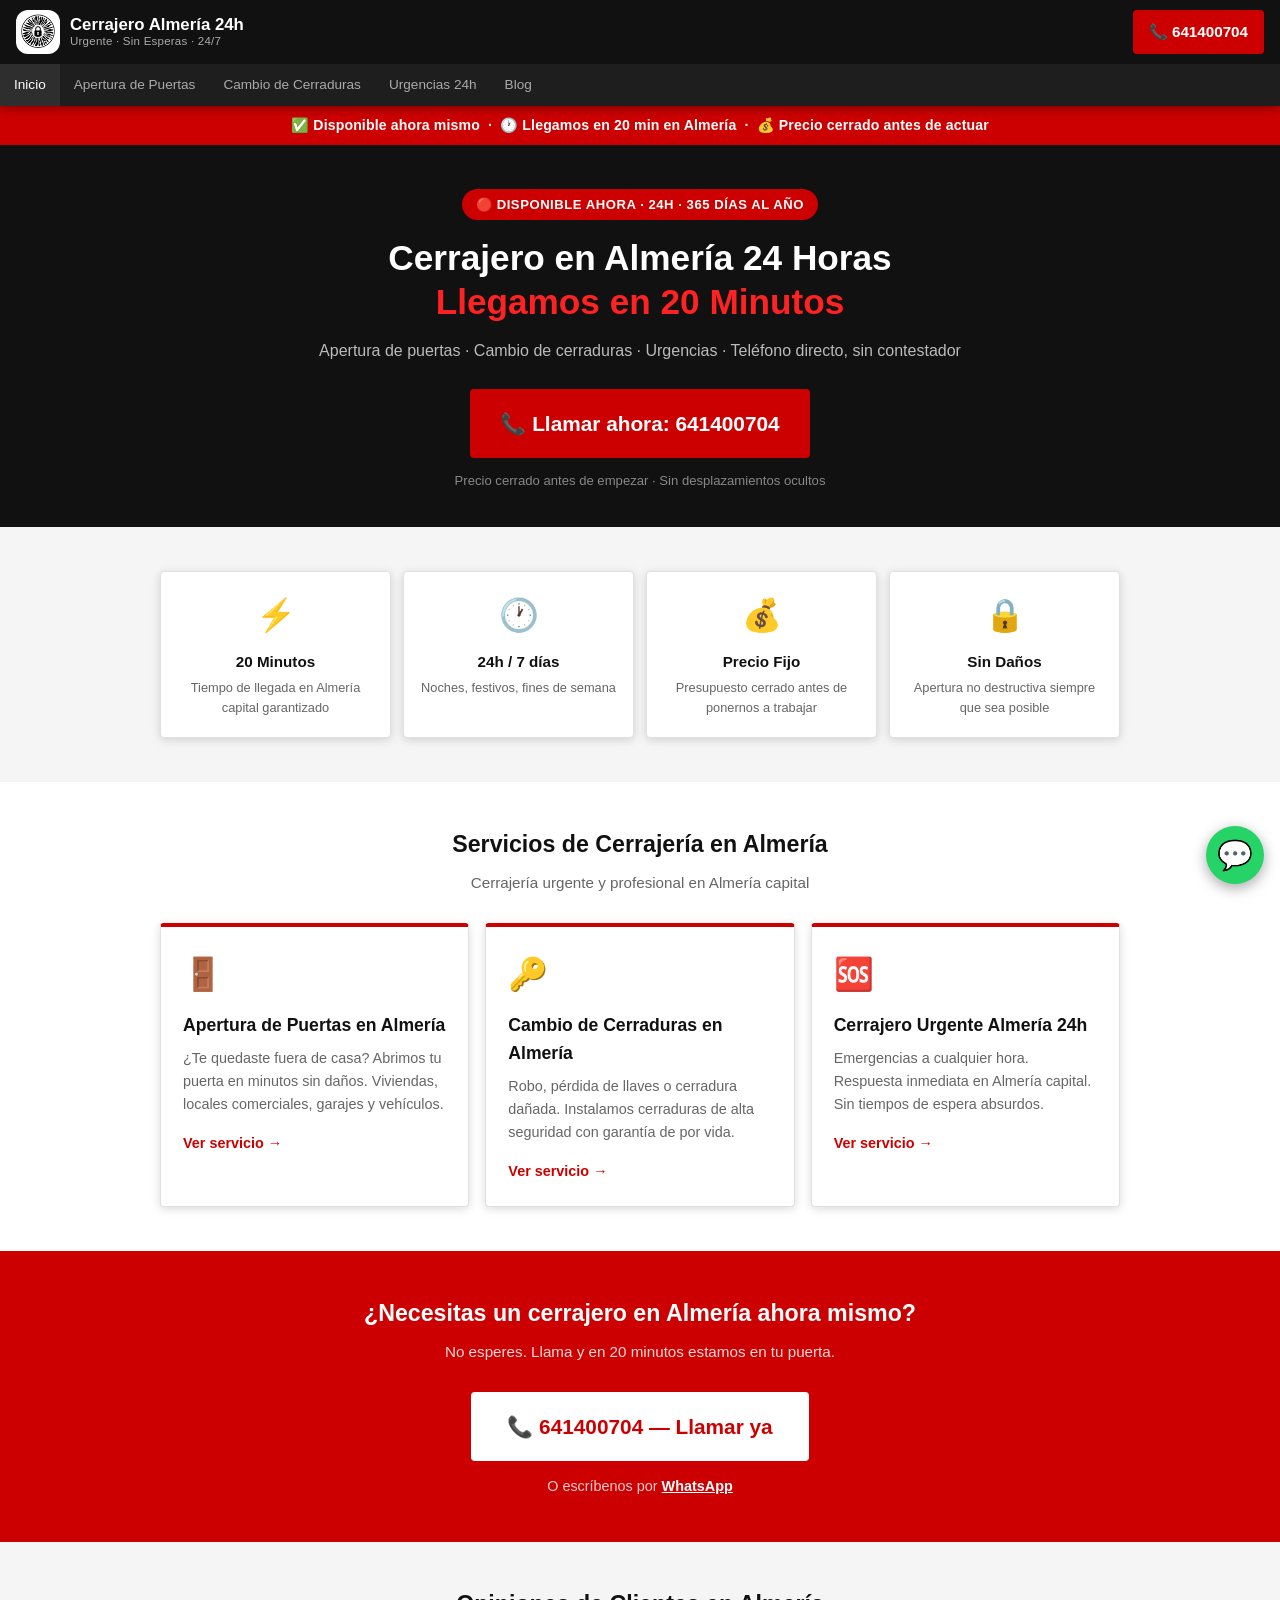
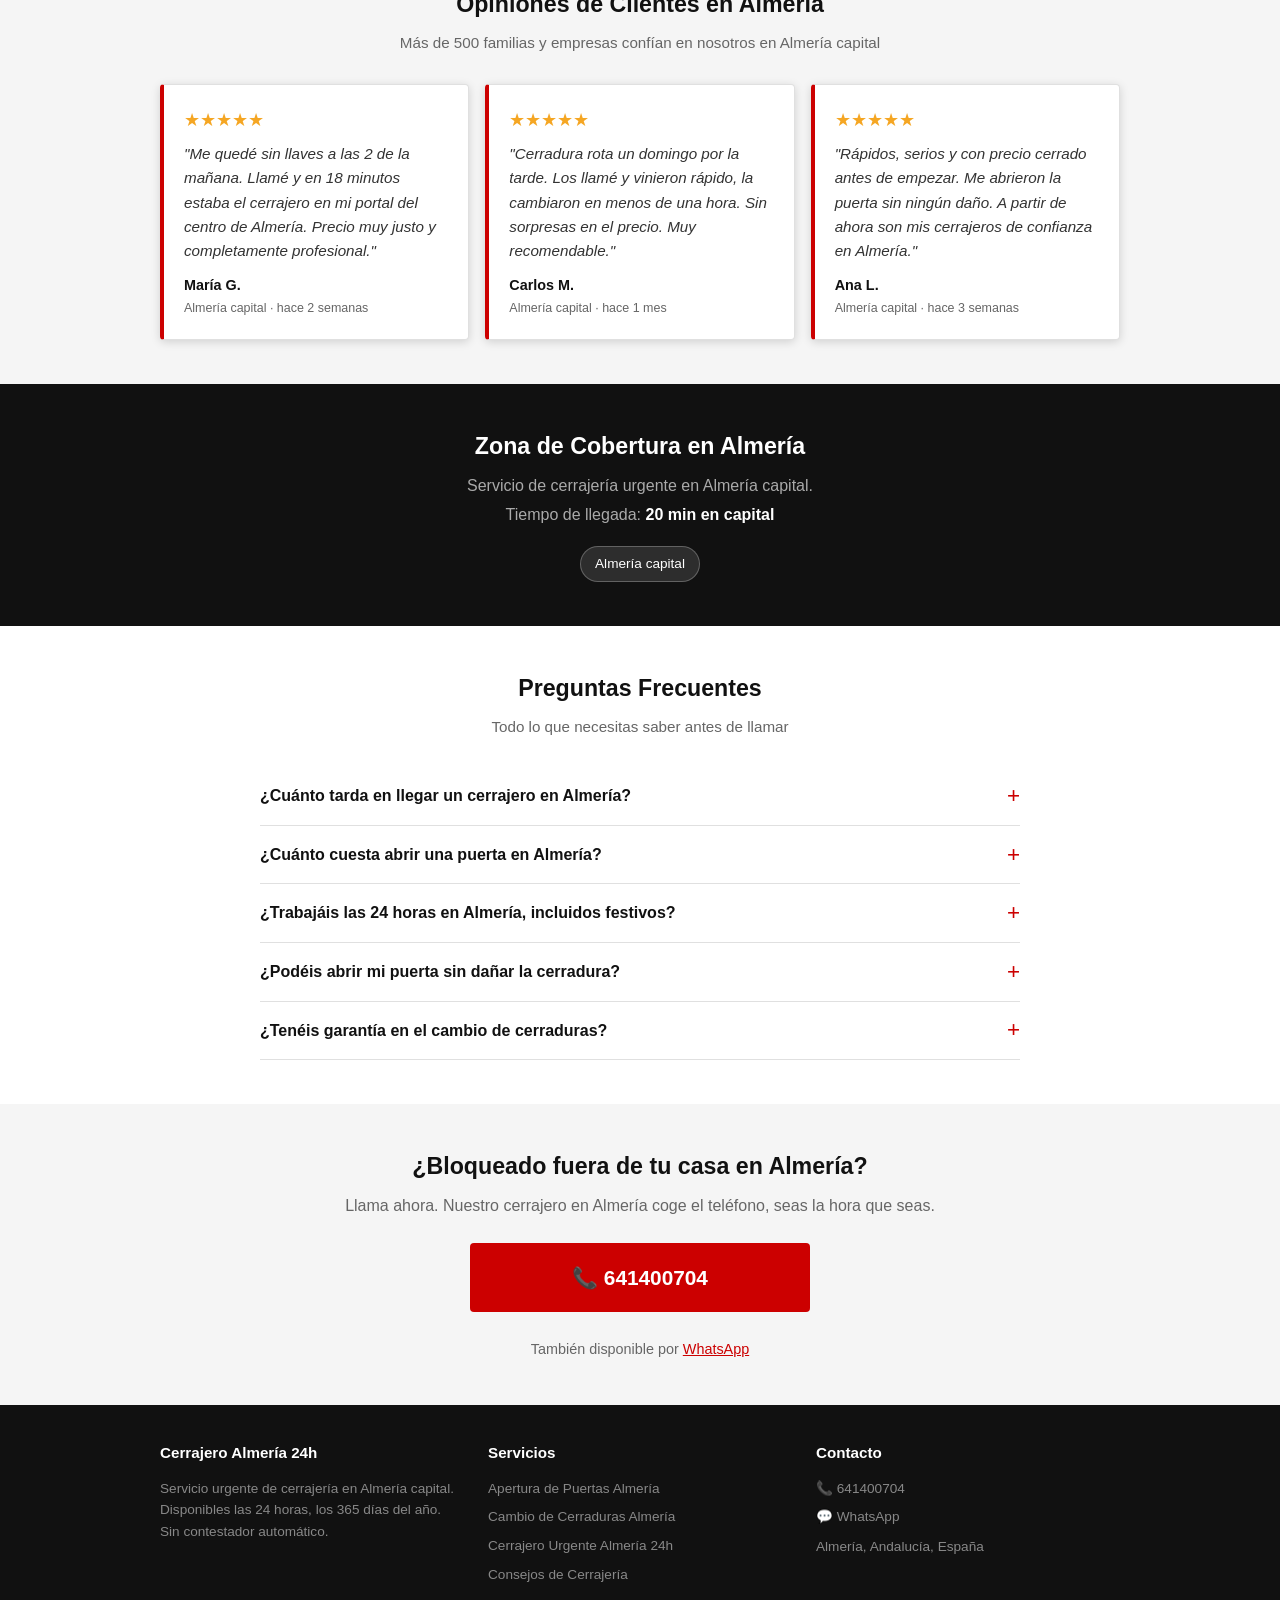
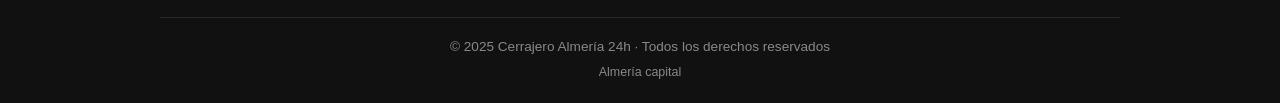
<file: index.html>
﻿<!DOCTYPE html>
<html lang="es">
<head>
  <meta charset="UTF-8">
  <meta name="viewport" content="width=device-width, initial-scale=1.0">
  <title>Cerrajero Almería 24h | Urgente · Llegamos en 20 Minutos | 641400704</title>
  <meta name="description" content="Cerrajero urgente en Almería disponible 24 horas. Apertura de puertas, cambio de cerraduras. Llegamos en 20 minutos. Sin sorpresas de precio. Llama ahora: 641400704.">
  <meta name="robots" content="index, follow">
  <link rel="canonical" href="https://cerrajeroindalo.com/">
  <link rel="stylesheet" href="css/style.css">
  <link rel="icon" type="image/png" href="./logoCerrajeroIndalo.png">
  <link rel="apple-touch-icon" href="./logoCerrajeroIndalo.png">

  <!-- Open Graph -->
  <meta property="og:title" content="Cerrajero Almería 24h | Urgente · 20 minutos">
  <meta property="og:description" content="Cerrajero urgente en Almería. Disponible 24h. Apertura sin daños, cambio de cerraduras. Llama: 641400704">
  <meta property="og:type" content="website">
  <meta property="og:locale" content="es_ES">

  <!-- Schema.org LocalBusiness -->
  <script type="application/ld+json">
  {
    "@context": "https://schema.org",
    "@type": "LocalBusiness",
    "name": "Cerrajero Almería 24h",
    "telephone": "+34641400704",
    "url": "https://cerrajeroindalo.com",
    "description": "Cerrajero urgente en Almería disponible 24 horas. Apertura de puertas, cambio de cerraduras. Llegamos en 20 minutos.",
    "address": {
      "@type": "PostalAddress",
      "addressLocality": "Almería",
      "addressRegion": "Andalucía",
      "postalCode": "04001",
      "addressCountry": "ES"
    },
    "geo": {
      "@type": "GeoCoordinates",
      "latitude": "36.8340",
      "longitude": "-2.4637"
    },
    "openingHoursSpecification": [{
      "@type": "OpeningHoursSpecification",
      "dayOfWeek": ["Monday","Tuesday","Wednesday","Thursday","Friday","Saturday","Sunday"],
      "opens": "00:00",
      "closes": "23:59"
    }],
    "priceRange": "€€",
    "areaServed": [{"@type": "City", "name": "Almería"}],
    "hasOfferCatalog": {
      "@type": "OfferCatalog",
      "name": "Servicios de Cerrajería",
      "itemListElement": [
        {"@type": "Offer", "itemOffered": {"@type": "Service", "name": "Apertura de puertas Almería"}},
        {"@type": "Offer", "itemOffered": {"@type": "Service", "name": "Cambio de cerraduras Almería"}},
        {"@type": "Offer", "itemOffered": {"@type": "Service", "name": "Cerrajero urgente Almería 24h"}}
      ]
    }
  }
  </script>
</head>
<body>

<!-- ===== STICKY HEADER ===== -->
<header class="site-header">
  <div class="header-top">
    <a href="./index.html" class="logo">
      <img src="./logoCerrajeroIndalo.png" alt="Cerrajero Almería 24h" class="logo-mark" width="44" height="44">
      <span class="logo-text">
        <span class="logo-name">Cerrajero Almería 24h</span>
        <span class="logo-tagline">Urgente · Sin Esperas · 24/7</span>
      </span>
    </a>
    <a href="tel:641400704" class="btn-call">📞 641400704</a>
  </div>
  <nav class="site-nav" aria-label="Navegación principal">
    <ul>
      <li><a href="./index.html" class="active">Inicio</a></li>
      <li><a href="./apertura-puertas-almeria/index.html">Apertura de Puertas</a></li>
      <li><a href="./cambio-cerraduras-almeria/index.html">Cambio de Cerraduras</a></li>
      <li><a href="./cerrajero-urgente-almeria/index.html">Urgencias 24h</a></li>
      <li><a href="./blog/index.html">Blog</a></li>
    </ul>
  </nav>
</header>

<div class="trust-bar">✅ Disponible ahora mismo &nbsp;·&nbsp; 🕐 Llegamos en 20 min en Almería &nbsp;·&nbsp; 💰 Precio cerrado antes de actuar</div>

<!-- ===== HERO ===== -->
<section class="hero">
  <div class="hero-badge">🔴 DISPONIBLE AHORA · 24H · 365 DÍAS AL AÑO</div>
  <h1>Cerrajero en Almería 24 Horas<br><em>Llegamos en 20 Minutos</em></h1>
  <p class="hero-sub">Apertura de puertas · Cambio de cerraduras · Urgencias · Teléfono directo, sin contestador</p>
  <a href="tel:641400704" class="btn-call-big">📞 Llamar ahora: 641400704</a>
  <p class="hero-note">Precio cerrado antes de empezar · Sin desplazamientos ocultos</p>
</section>

<!-- ===== BADGES ===== -->
<section class="section section-gray">
  <div class="container">
    <div class="badges-grid">
      <div class="badge-item">
        <div class="badge-icon">⚡</div>
        <h3>20 Minutos</h3>
        <p>Tiempo de llegada en Almería capital garantizado</p>
      </div>
      <div class="badge-item">
        <div class="badge-icon">🕐</div>
        <h3>24h / 7 días</h3>
        <p>Noches, festivos, fines de semana</p>
      </div>
      <div class="badge-item">
        <div class="badge-icon">💰</div>
        <h3>Precio Fijo</h3>
        <p>Presupuesto cerrado antes de ponernos a trabajar</p>
      </div>
      <div class="badge-item">
        <div class="badge-icon">🔒</div>
        <h3>Sin Daños</h3>
        <p>Apertura no destructiva siempre que sea posible</p>
      </div>
    </div>
  </div>
</section>

<!-- ===== SERVICIOS ===== -->
<section class="section">
  <div class="container">
    <h2 class="section-title">Servicios de Cerrajería en Almería</h2>
    <p class="section-sub">Cerrajería urgente y profesional en Almería capital</p>
    <div class="services-grid">
      <div class="service-card">
        <div class="service-card-icon">🚪</div>
        <h3>Apertura de Puertas en Almería</h3>
        <p>¿Te quedaste fuera de casa? Abrimos tu puerta en minutos sin daños. Viviendas, locales comerciales, garajes y vehículos.</p>
        <a href="./apertura-puertas-almeria/index.html" class="btn-more">Ver servicio →</a>
      </div>
      <div class="service-card">
        <div class="service-card-icon">🔑</div>
        <h3>Cambio de Cerraduras en Almería</h3>
        <p>Robo, pérdida de llaves o cerradura dañada. Instalamos cerraduras de alta seguridad con garantía de por vida.</p>
        <a href="./cambio-cerraduras-almeria/index.html" class="btn-more">Ver servicio →</a>
      </div>
      <div class="service-card">
        <div class="service-card-icon">🆘</div>
        <h3>Cerrajero Urgente Almería 24h</h3>
        <p>Emergencias a cualquier hora. Respuesta inmediata en Almería capital. Sin tiempos de espera absurdos.</p>
        <a href="./cerrajero-urgente-almeria/index.html" class="btn-more">Ver servicio →</a>
      </div>
    </div>
  </div>
</section>

<!-- ===== CTA ROJO ===== -->
<section class="section section-red">
  <div class="container" style="text-align:center;">
    <h2 class="section-title">¿Necesitas un cerrajero en Almería ahora mismo?</h2>
    <p class="section-sub">No esperes. Llama y en 20 minutos estamos en tu puerta.</p>
    <a href="tel:641400704" class="btn-call-white" style="font-size:1.3rem; padding:18px 36px;">📞 641400704 — Llamar ya</a>
    <p style="margin-top:14px; color:rgba(255,255,255,0.8); font-size:0.9rem;">O escríbenos por <a href="https://wa.me/34641400704" style="color:#fff; font-weight:bold;">WhatsApp</a></p>
  </div>
</section>

<!-- ===== OPINIONES ===== -->
<section class="section section-gray">
  <div class="container">
    <h2 class="section-title">Opiniones de Clientes en Almería</h2>
    <p class="section-sub">Más de 500 familias y empresas confían en nosotros en Almería capital</p>
    <div class="reviews-grid">
      <div class="review-card">
        <div class="stars">★★★★★</div>
        <p>"Me quedé sin llaves a las 2 de la mañana. Llamé y en 18 minutos estaba el cerrajero en mi portal del centro de Almería. Precio muy justo y completamente profesional."</p>
        <div class="review-author">María G.</div>
        <div class="review-date">Almería capital · hace 2 semanas</div>
      </div>
      <div class="review-card">
        <div class="stars">★★★★★</div>
        <p>"Cerradura rota un domingo por la tarde. Los llamé y vinieron rápido, la cambiaron en menos de una hora. Sin sorpresas en el precio. Muy recomendable."</p>
        <div class="review-author">Carlos M.</div>
        <div class="review-date">Almería capital · hace 1 mes</div>
      </div>
      <div class="review-card">
        <div class="stars">★★★★★</div>
        <p>"Rápidos, serios y con precio cerrado antes de empezar. Me abrieron la puerta sin ningún daño. A partir de ahora son mis cerrajeros de confianza en Almería."</p>
        <div class="review-author">Ana L.</div>
        <div class="review-date">Almería capital · hace 3 semanas</div>
      </div>
    </div>
  </div>
</section>

<!-- ===== COBERTURA ===== -->
<section class="section section-dark">
  <div class="container" style="text-align:center;">
    <h2 class="section-title">Zona de Cobertura en Almería</h2>
    <p style="color:#aaa; margin-bottom:4px;">Servicio de cerrajería urgente en Almería capital.</p>
    <p style="color:#aaa; margin-bottom:4px;">Tiempo de llegada: <strong style="color:#fff;">20 min en capital</strong></p>
    <div class="coverage-list">
      <span class="coverage-tag">Almería capital</span>
      <!-- <span class="coverage-tag">Roquetas de Mar</span>
      <span class="coverage-tag">El Ejido</span>
      <span class="coverage-tag">Adra</span>
      <span class="coverage-tag">Vícar</span>
      <span class="coverage-tag">Níjar</span>
      <span class="coverage-tag">Huércal de Almería</span>
      <span class="coverage-tag">Viator</span>
      <span class="coverage-tag">Pechina</span>
      <span class="coverage-tag">Benahadux</span>
      <span class="coverage-tag">Gádor</span>
      <span class="coverage-tag">Santa Fe de Mondújar</span>
      <span class="coverage-tag">Aguadulce</span>
      <span class="coverage-tag">Retamar</span> -->
    </div>
  </div>
</section>

<!-- ===== PREGUNTAS FRECUENTES ===== -->
<section class="section">
  <div class="container" style="max-width:760px;">
    <h2 class="section-title">Preguntas Frecuentes</h2>
    <p class="section-sub">Todo lo que necesitas saber antes de llamar</p>
    <ul class="faq-list">
      <details class="faq-item">
        <summary>¿Cuánto tarda en llegar un cerrajero en Almería?</summary>
        <p>En Almería capital nuestro tiempo medio de llegada es de 15 a 20 minutos.</p>
      </details>
      <details class="faq-item">
        <summary>¿Cuánto cuesta abrir una puerta en Almería?</summary>
        <p>El precio depende del tipo de cerradura y la hora. En horario normal (8h–22h) una apertura estándar parte desde 65 €. En horario nocturno o festivos, desde 90 €. Siempre damos el precio cerrado antes de empezar, sin sorpresas.</p>
      </details>
      <details class="faq-item">
        <summary>¿Trabajáis las 24 horas en Almería, incluidos festivos?</summary>
        <p>Sí. Estamos disponibles los 365 días del año, incluyendo Navidades, Semana Santa y festivos locales de Almería. Coge el teléfono a cualquier hora.</p>
      </details>
      <details class="faq-item">
        <summary>¿Podéis abrir mi puerta sin dañar la cerradura?</summary>
        <p>En la gran mayoría de casos sí. Usamos técnicas de apertura no destructiva que no deterioran ni la puerta ni la cerradura. Solo en casos de cerraduras muy antiguas o dañadas puede ser necesario actuar de otra forma, y siempre te lo comunicamos antes.</p>
      </details>
      <details class="faq-item">
        <summary>¿Tenéis garantía en el cambio de cerraduras?</summary>
        <p>Sí. Todas las cerraduras que instalamos cuentan con garantía del fabricante y garantía de instalación. Si tienes cualquier problema después del servicio, volvemos sin coste adicional.</p>
      </details>
    </ul>
  </div>
</section>

<!-- ===== CTA FINAL ===== -->
<section class="section" style="background:var(--gray-light);">
  <div class="container" style="text-align:center;">
    <h2 class="section-title">¿Bloqueado fuera de tu casa en Almería?</h2>
    <p style="margin-bottom:24px; color:var(--text-light);">Llama ahora. Nuestro cerrajero en Almería coge el teléfono, seas la hora que seas.</p>
    <a href="tel:641400704" class="btn-call-big" style="display:inline-block; max-width:400px;">📞 641400704</a>
    <p style="margin-top:14px; color:var(--text-light); font-size:0.9rem;">También disponible por <a href="https://wa.me/34641400704">WhatsApp</a></p>
  </div>
</section>

<!-- ===== ELEMENTOS FLOTANTES ===== -->
<a href="tel:641400704" class="mobile-call-bar">📞 Llamar: 641400704</a>
<a href="https://wa.me/34641400704" class="whatsapp-float" target="_blank" rel="noopener noreferrer" aria-label="Contactar por WhatsApp">💬</a>

<!-- ===== FOOTER ===== -->
<footer class="site-footer">
  <div class="footer-grid">
    <div class="footer-col">
      <h4>Cerrajero Almería 24h</h4>
      <p>Servicio urgente de cerrajería en Almería capital. Disponibles las 24 horas, los 365 días del año. Sin contestador automático.</p>
    </div>
    <div class="footer-col">
      <h4>Servicios</h4>
      <a href="./apertura-puertas-almeria/index.html">Apertura de Puertas Almería</a>
      <a href="./cambio-cerraduras-almeria/index.html">Cambio de Cerraduras Almería</a>
      <a href="./cerrajero-urgente-almeria/index.html">Cerrajero Urgente Almería 24h</a>
      <a href="./blog/index.html">Consejos de Cerrajería</a>
    </div>
    <div class="footer-col">
      <h4>Contacto</h4>
      <a href="tel:641400704">📞 641400704</a>
      <a href="https://wa.me/34641400704" target="_blank" rel="noopener noreferrer">💬 WhatsApp</a>
      <p style="margin-top:8px;">Almería, Andalucía, España</p>
    </div>
  </div>
  <div class="footer-bottom">
    <p>© 2025 Cerrajero Almería 24h · Todos los derechos reservados</p>
    <p style="margin-top:6px; font-size:0.78rem;">Almería capital</p>
  </div>
</footer>

</body>
</html>
</file>
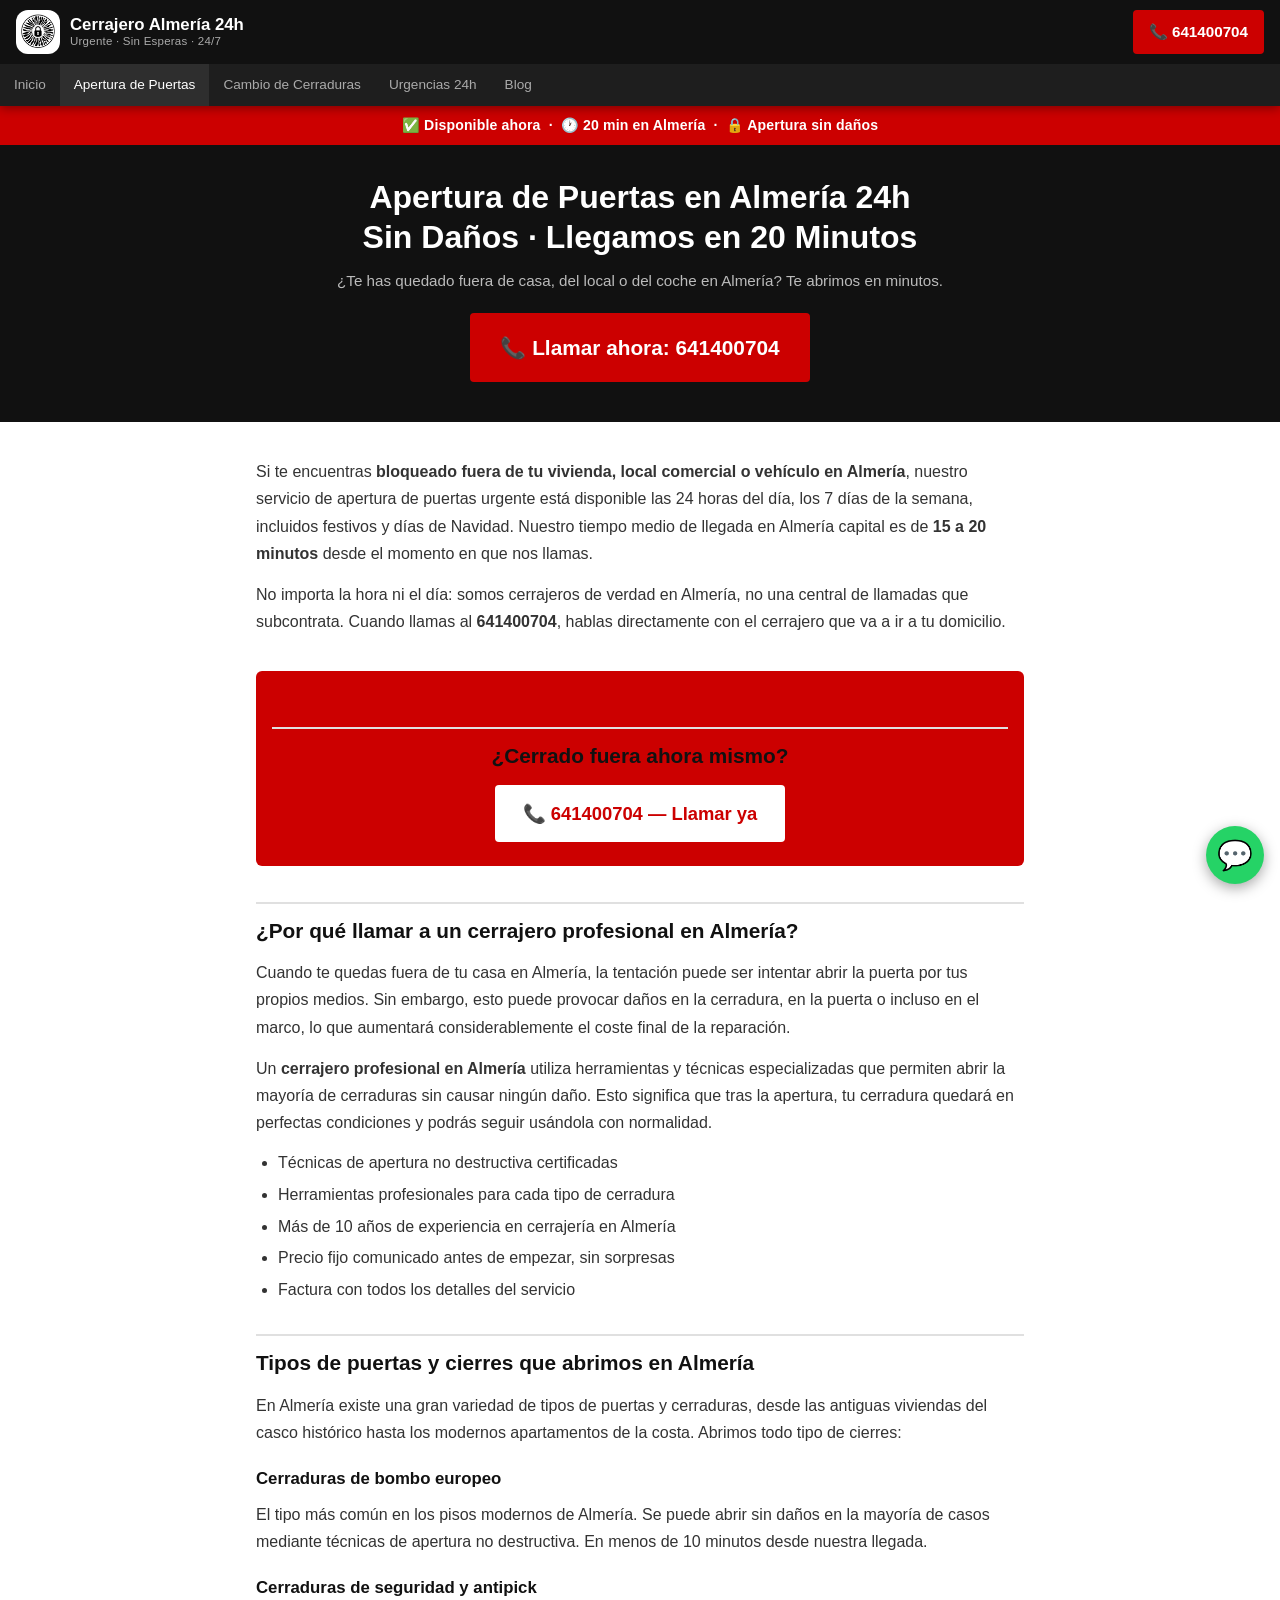
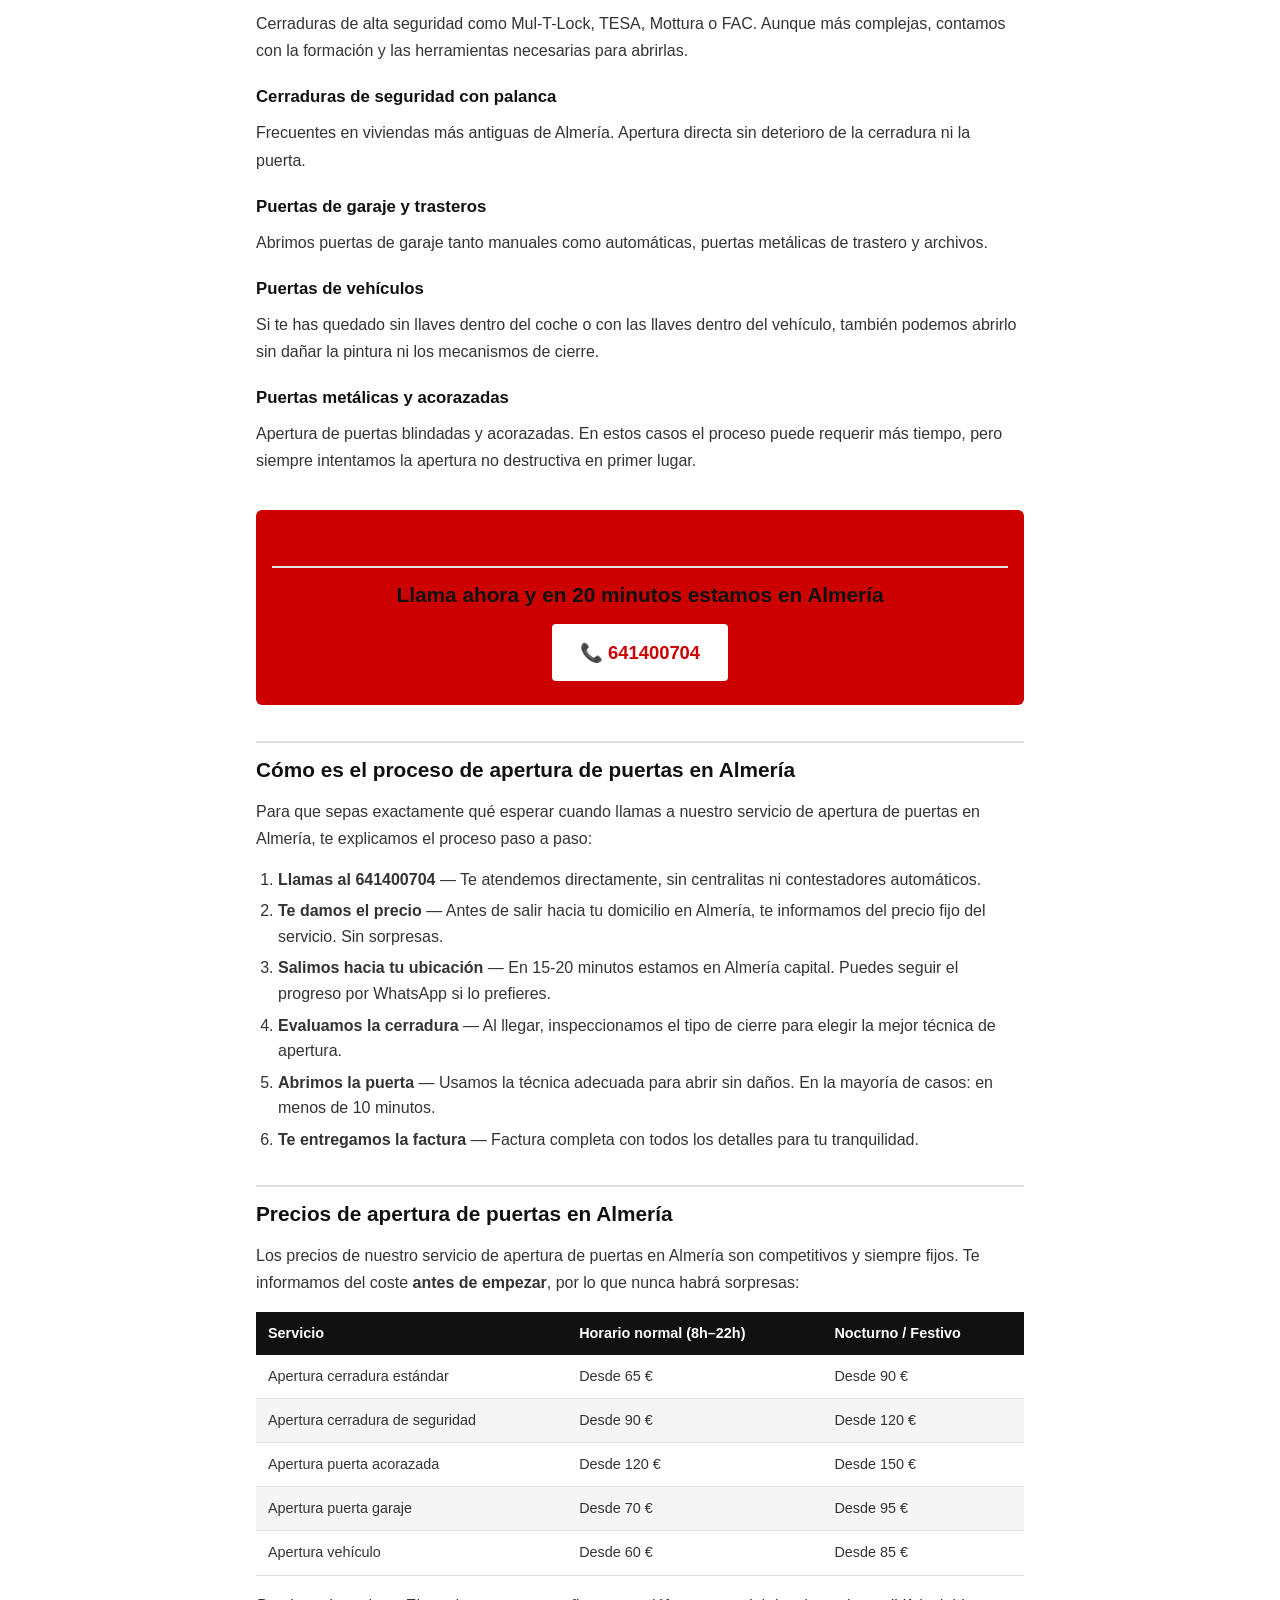
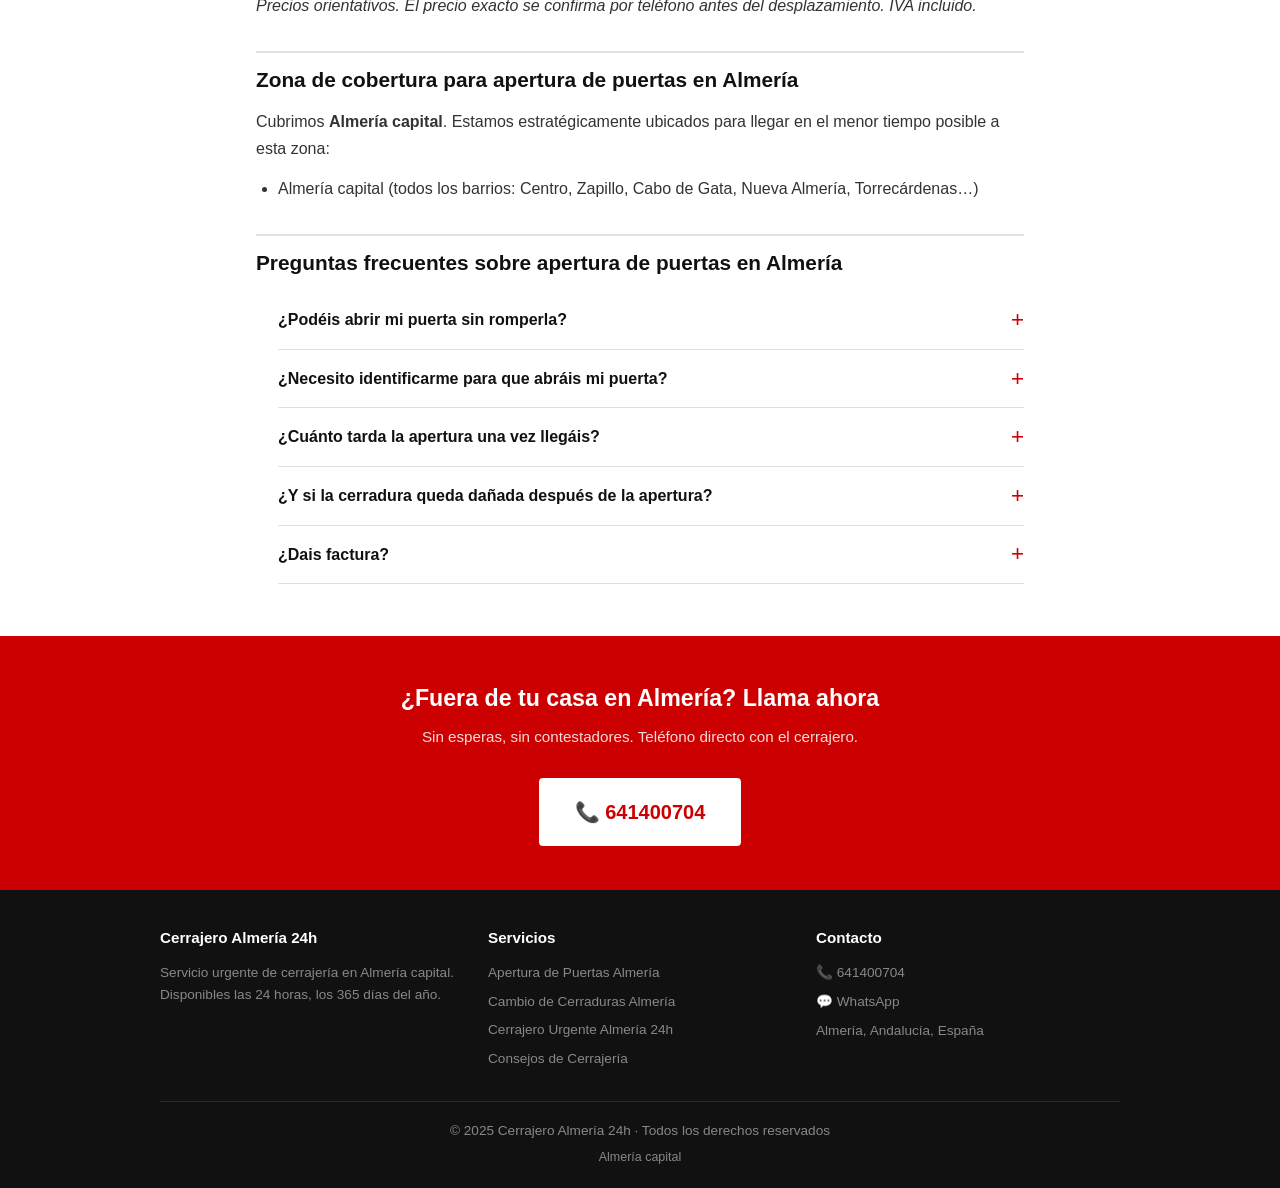
<file: apertura-puertas-almeria/index.html>
<!DOCTYPE html>
<html lang="es">
<head>
  <meta charset="UTF-8">
  <meta name="viewport" content="width=device-width, initial-scale=1.0">
  <title>Apertura de Puertas en Almería 24h | Sin Daños · Desde 65€ | 641400704</title>
  <meta name="description" content="Apertura de puertas en Almería sin daños, disponible 24 horas. ¿Cerrado fuera de casa? Llegamos en 20 minutos. Precio desde 65€. Llama: 641400704.">
  <meta name="robots" content="index, follow">
  <link rel="canonical" href="https://cerrajeroindalo.com/apertura-puertas-almeria/">
  <link rel="stylesheet" href="../css/style.css">
  <link rel="icon" type="image/png" href="../logoCerrajeroIndalo.png">
  <link rel="apple-touch-icon" href="../logoCerrajeroIndalo.png">

  <script type="application/ld+json">
  {
    "@context": "https://schema.org",
    "@type": "Service",
    "name": "Apertura de Puertas en Almería 24h",
    "provider": {
      "@type": "LocalBusiness",
      "name": "Cerrajero Almería 24h",
      "telephone": "+34641400704",
      "address": {"@type": "PostalAddress", "addressLocality": "Almería", "addressCountry": "ES"}
    },
    "areaServed": {"@type": "City", "name": "Almería"},
    "description": "Servicio de apertura de puertas en Almería sin daños, disponible 24 horas al día.",
    "offers": {"@type": "Offer", "priceRange": "€65-€150", "priceCurrency": "EUR"}
  }
  </script>
</head>
<body>

<header class="site-header">
  <div class="header-top">
    <a href="../index.html" class="logo">
      <img src="../logoCerrajeroIndalo.png" alt="Cerrajero Almería 24h" class="logo-mark" width="44" height="44">
      <span class="logo-text">
        <span class="logo-name">Cerrajero Almería 24h</span>
        <span class="logo-tagline">Urgente · Sin Esperas · 24/7</span>
      </span>
    </a>
    <a href="tel:641400704" class="btn-call">📞 641400704</a>
  </div>
  <nav class="site-nav" aria-label="Navegación principal">
    <ul>
      <li><a href="../index.html">Inicio</a></li>
      <li><a href="../apertura-puertas-almeria/index.html" class="active">Apertura de Puertas</a></li>
      <li><a href="../cambio-cerraduras-almeria/index.html">Cambio de Cerraduras</a></li>
      <li><a href="../cerrajero-urgente-almeria/index.html">Urgencias 24h</a></li>
      <li><a href="../blog/index.html">Blog</a></li>
    </ul>
  </nav>
</header>

<div class="trust-bar">✅ Disponible ahora &nbsp;·&nbsp; 🕐 20 min en Almería &nbsp;·&nbsp; 🔒 Apertura sin daños</div>

<!-- HERO DE PÁGINA -->
<section class="page-hero">
  <h1>Apertura de Puertas en Almería 24h<br>Sin Daños · Llegamos en 20 Minutos</h1>
  <p>¿Te has quedado fuera de casa, del local o del coche en Almería? Te abrimos en minutos.</p>
  <a href="tel:641400704" class="btn-call-big" style="display:inline-block; max-width:400px;">📞 Llamar ahora: 641400704</a>
</section>

<!-- CONTENIDO PRINCIPAL -->
<article class="article-body">

  <p>Si te encuentras <strong>bloqueado fuera de tu vivienda, local comercial o vehículo en Almería</strong>, nuestro servicio de apertura de puertas urgente está disponible las 24 horas del día, los 7 días de la semana, incluidos festivos y días de Navidad. Nuestro tiempo medio de llegada en Almería capital es de <strong>15 a 20 minutos</strong> desde el momento en que nos llamas.</p>

  <p>No importa la hora ni el día: somos cerrajeros de verdad en Almería, no una central de llamadas que subcontrata. Cuando llamas al <strong>641400704</strong>, hablas directamente con el cerrajero que va a ir a tu domicilio.</p>

  <div class="cta-inline">
    <h2>¿Cerrado fuera ahora mismo?</h2>
    <a href="tel:641400704" class="btn-call-white">📞 641400704 — Llamar ya</a>
  </div>

  <h2>¿Por qué llamar a un cerrajero profesional en Almería?</h2>

  <p>Cuando te quedas fuera de tu casa en Almería, la tentación puede ser intentar abrir la puerta por tus propios medios. Sin embargo, esto puede provocar daños en la cerradura, en la puerta o incluso en el marco, lo que aumentará considerablemente el coste final de la reparación.</p>

  <p>Un <strong>cerrajero profesional en Almería</strong> utiliza herramientas y técnicas especializadas que permiten abrir la mayoría de cerraduras sin causar ningún daño. Esto significa que tras la apertura, tu cerradura quedará en perfectas condiciones y podrás seguir usándola con normalidad.</p>

  <ul>
    <li>Técnicas de apertura no destructiva certificadas</li>
    <li>Herramientas profesionales para cada tipo de cerradura</li>
    <li>Más de 10 años de experiencia en cerrajería en Almería</li>
    <li>Precio fijo comunicado antes de empezar, sin sorpresas</li>
    <li>Factura con todos los detalles del servicio</li>
  </ul>

  <h2>Tipos de puertas y cierres que abrimos en Almería</h2>

  <p>En Almería existe una gran variedad de tipos de puertas y cerraduras, desde las antiguas viviendas del casco histórico hasta los modernos apartamentos de la costa. Abrimos todo tipo de cierres:</p>

  <h3>Cerraduras de bombo europeo</h3>
  <p>El tipo más común en los pisos modernos de Almería. Se puede abrir sin daños en la mayoría de casos mediante técnicas de apertura no destructiva. En menos de 10 minutos desde nuestra llegada.</p>

  <h3>Cerraduras de seguridad y antipick</h3>
  <p>Cerraduras de alta seguridad como Mul-T-Lock, TESA, Mottura o FAC. Aunque más complejas, contamos con la formación y las herramientas necesarias para abrirlas.</p>

  <h3>Cerraduras de seguridad con palanca</h3>
  <p>Frecuentes en viviendas más antiguas de Almería. Apertura directa sin deterioro de la cerradura ni la puerta.</p>

  <h3>Puertas de garaje y trasteros</h3>
  <p>Abrimos puertas de garaje tanto manuales como automáticas, puertas metálicas de trastero y archivos.</p>

  <h3>Puertas de vehículos</h3>
  <p>Si te has quedado sin llaves dentro del coche o con las llaves dentro del vehículo, también podemos abrirlo sin dañar la pintura ni los mecanismos de cierre.</p>

  <h3>Puertas metálicas y acorazadas</h3>
  <p>Apertura de puertas blindadas y acorazadas. En estos casos el proceso puede requerir más tiempo, pero siempre intentamos la apertura no destructiva en primer lugar.</p>

  <div class="cta-inline">
    <h2>Llama ahora y en 20 minutos estamos en Almería</h2>
    <a href="tel:641400704" class="btn-call-white">📞 641400704</a>
  </div>

  <h2>Cómo es el proceso de apertura de puertas en Almería</h2>

  <p>Para que sepas exactamente qué esperar cuando llamas a nuestro servicio de apertura de puertas en Almería, te explicamos el proceso paso a paso:</p>

  <ol>
    <li><strong>Llamas al 641400704</strong> — Te atendemos directamente, sin centralitas ni contestadores automáticos.</li>
    <li><strong>Te damos el precio</strong> — Antes de salir hacia tu domicilio en Almería, te informamos del precio fijo del servicio. Sin sorpresas.</li>
    <li><strong>Salimos hacia tu ubicación</strong> — En 15-20 minutos estamos en Almería capital. Puedes seguir el progreso por WhatsApp si lo prefieres.</li>
    <li><strong>Evaluamos la cerradura</strong> — Al llegar, inspeccionamos el tipo de cierre para elegir la mejor técnica de apertura.</li>
    <li><strong>Abrimos la puerta</strong> — Usamos la técnica adecuada para abrir sin daños. En la mayoría de casos: en menos de 10 minutos.</li>
    <li><strong>Te entregamos la factura</strong> — Factura completa con todos los detalles para tu tranquilidad.</li>
  </ol>

  <h2>Precios de apertura de puertas en Almería</h2>

  <p>Los precios de nuestro servicio de apertura de puertas en Almería son competitivos y siempre fijos. Te informamos del coste <strong>antes de empezar</strong>, por lo que nunca habrá sorpresas:</p>

  <table class="price-table">
    <thead>
      <tr><th>Servicio</th><th>Horario normal (8h–22h)</th><th>Nocturno / Festivo</th></tr>
    </thead>
    <tbody>
      <tr><td>Apertura cerradura estándar</td><td>Desde 65 €</td><td>Desde 90 €</td></tr>
      <tr><td>Apertura cerradura de seguridad</td><td>Desde 90 €</td><td>Desde 120 €</td></tr>
      <tr><td>Apertura puerta acorazada</td><td>Desde 120 €</td><td>Desde 150 €</td></tr>
      <tr><td>Apertura puerta garaje</td><td>Desde 70 €</td><td>Desde 95 €</td></tr>
      <tr><td>Apertura vehículo</td><td>Desde 60 €</td><td>Desde 85 €</td></tr>
    </tbody>
  </table>

  <p><em>Precios orientativos. El precio exacto se confirma por teléfono antes del desplazamiento. IVA incluido.</em></p>

  <h2>Zona de cobertura para apertura de puertas en Almería</h2>

  <p>Cubrimos <strong>Almería capital</strong>. Estamos estratégicamente ubicados para llegar en el menor tiempo posible a esta zona:</p>

  <ul>
    <li>Almería capital (todos los barrios: Centro, Zapillo, Cabo de Gata, Nueva Almería, Torrecárdenas…)</li>
    <!-- <li>Roquetas de Mar y Aguadulce</li>
    <li>El Ejido y La Mojonera</li>
    <li>Huércal de Almería y Viator</li>
    <li>Vícar y Santa María del Águila</li>
    <li>Adra y Berja</li>
    <li>Níjar y Cabo de Gata</li>
    <li>Pechina, Benahadux y Gádor</li> -->
  </ul>

  <h2>Preguntas frecuentes sobre apertura de puertas en Almería</h2>

  <ul class="faq-list">
    <details class="faq-item">
      <summary>¿Podéis abrir mi puerta sin romperla?</summary>
      <p>En la inmensa mayoría de casos sí. Usamos técnicas de apertura no destructiva que no deterioran la cerradura ni la puerta. Solo en situaciones excepcionales (cerradura muy dañada o bloqueada por dentro) puede ser necesario actuar de otra manera, y siempre te lo comunicamos y pedimos tu consentimiento antes.</p>
    </details>
    <details class="faq-item">
      <summary>¿Necesito identificarme para que abráis mi puerta?</summary>
      <p>Sí. Por seguridad, antes de realizar cualquier apertura solicitamos que acredites ser el titular o residente del inmueble. Un DNI con la dirección o un contrato de alquiler suele ser suficiente. Esto nos protege a todos.</p>
    </details>
    <details class="faq-item">
      <summary>¿Cuánto tarda la apertura una vez llegáis?</summary>
      <p>Depende del tipo de cerradura. Una cerradura estándar de bombo la abrimos en 3 a 8 minutos. Una cerradura de alta seguridad puede requerir entre 10 y 20 minutos. Siempre trabajamos lo más rápido posible.</p>
    </details>
    <details class="faq-item">
      <summary>¿Y si la cerradura queda dañada después de la apertura?</summary>
      <p>Si en algún caso excepcional la cerradura queda deteriorada, te ofrecemos cambiarla en ese mismo momento con nuestro stock de cerraduras en el vehículo. También puedes decidir hacerlo más adelante. Nunca te cobraremos por un daño que hayamos causado nosotros.</p>
    </details>
    <details class="faq-item">
      <summary>¿Dais factura?</summary>
      <p>Sí, siempre. Entregamos factura completa con IVA desglosado, descripción del servicio y datos de la empresa. Algunos seguros de hogar cubren el coste de la apertura de puertas, por lo que la factura puede ser necesaria.</p>
    </details>
  </ul>

</article>

<!-- CTA FINAL -->
<section class="section section-red">
  <div class="container" style="text-align:center;">
    <h2 class="section-title">¿Fuera de tu casa en Almería? Llama ahora</h2>
    <p class="section-sub">Sin esperas, sin contestadores. Teléfono directo con el cerrajero.</p>
    <a href="tel:641400704" class="btn-call-white" style="font-size:1.25rem; padding:18px 36px;">📞 641400704</a>
  </div>
</section>

<a href="tel:641400704" class="mobile-call-bar">📞 Llamar: 641400704</a>
<a href="https://wa.me/34641400704" class="whatsapp-float" target="_blank" rel="noopener noreferrer" aria-label="WhatsApp">💬</a>

<footer class="site-footer">
  <div class="footer-grid">
    <div class="footer-col">
      <h4>Cerrajero Almería 24h</h4>
      <p>Servicio urgente de cerrajería en Almería capital. Disponibles las 24 horas, los 365 días del año.</p>
    </div>
    <div class="footer-col">
      <h4>Servicios</h4>
      <a href="../apertura-puertas-almeria/index.html">Apertura de Puertas Almería</a>
      <a href="../cambio-cerraduras-almeria/index.html">Cambio de Cerraduras Almería</a>
      <a href="../cerrajero-urgente-almeria/index.html">Cerrajero Urgente Almería 24h</a>
      <a href="../blog/index.html">Consejos de Cerrajería</a>
    </div>
    <div class="footer-col">
      <h4>Contacto</h4>
      <a href="tel:641400704">📞 641400704</a>
      <a href="https://wa.me/34641400704" target="_blank" rel="noopener noreferrer">💬 WhatsApp</a>
      <p style="margin-top:8px;">Almería, Andalucía, España</p>
    </div>
  </div>
  <div class="footer-bottom">
    <p>© 2025 Cerrajero Almería 24h · Todos los derechos reservados</p>
    <p style="margin-top:6px; font-size:0.78rem;">Almería capital</p>
  </div>
</footer>

</body>
</html>
</file>
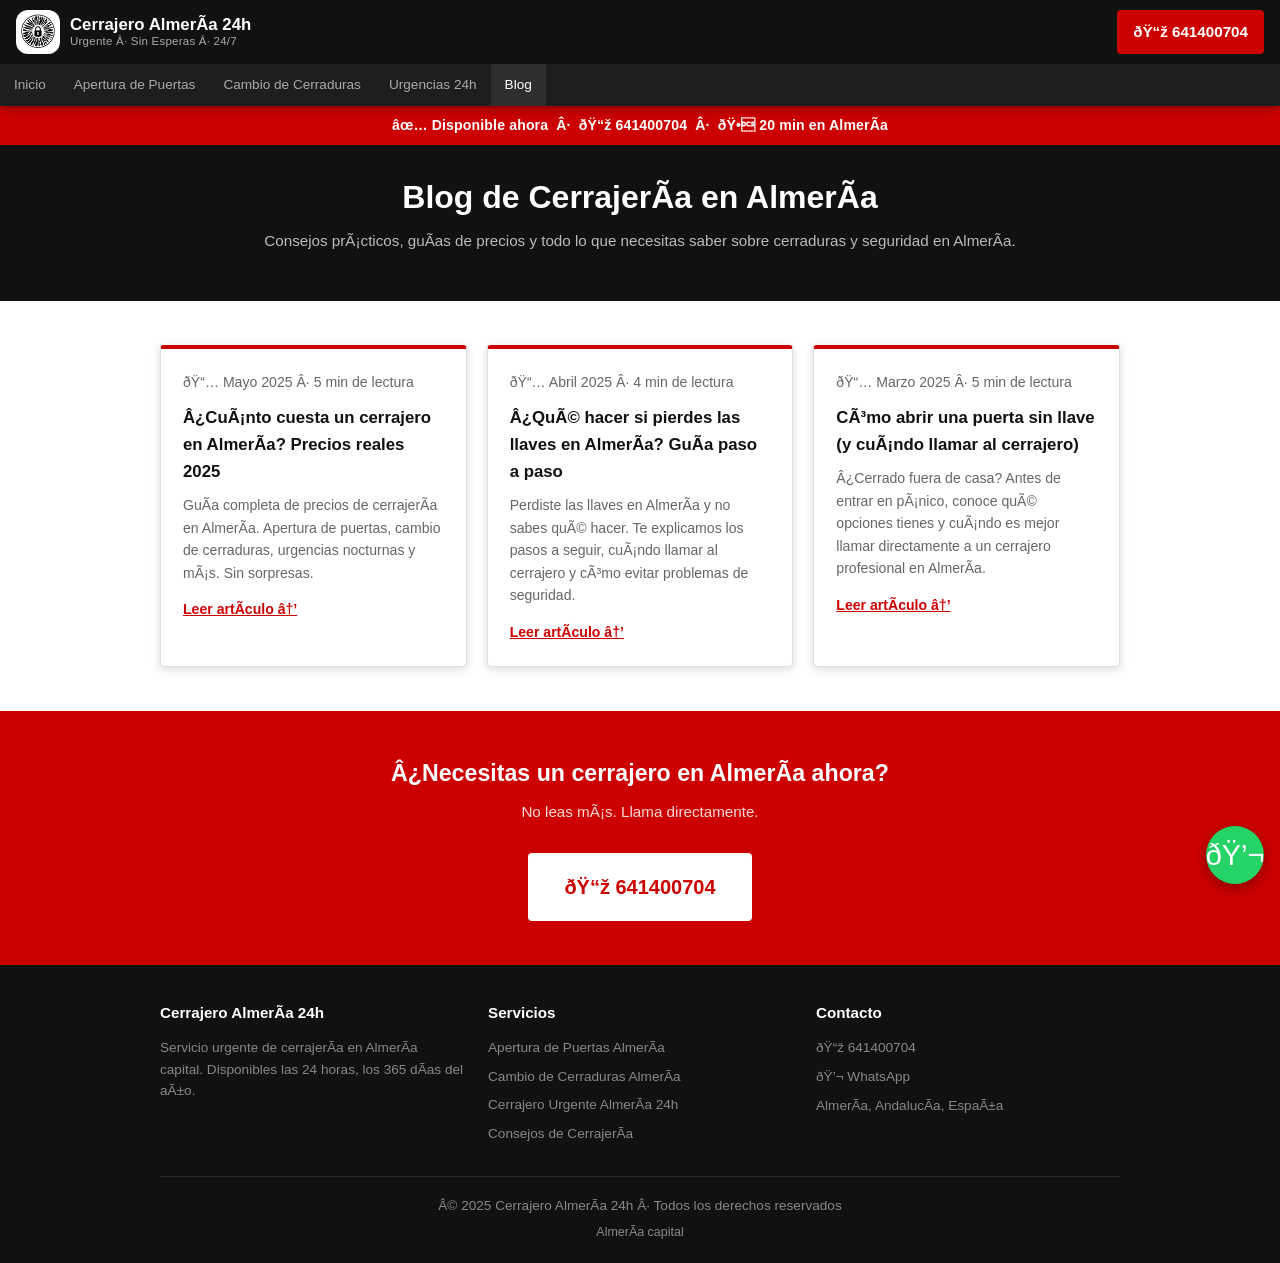
<file: blog/index.html>
﻿<!DOCTYPE html>
<html lang="es">
<head>
  <meta charset="UTF-8">
  <meta name="viewport" content="width=device-width, initial-scale=1.0">
  <title>Blog CerrajerÃ­a AlmerÃ­a | Consejos y GuÃ­as | Cerrajero AlmerÃ­a 24h</title>
  <meta name="description" content="Blog de cerrajerÃ­a en AlmerÃ­a. Consejos, precios, guÃ­as prÃ¡cticas y todo lo que necesitas saber sobre cerraduras y seguridad en el hogar en AlmerÃ­a.">
  <meta name="robots" content="index, follow">
  <link rel="canonical" href="https://cerrajeroindalo.com/blog/">
  <link rel="stylesheet" href="../css/style.css">
  <link rel="icon" type="image/png" href="../logoCerrajeroIndalo.png">
  <link rel="apple-touch-icon" href="../logoCerrajeroIndalo.png">
</head>
<body>

<header class="site-header">
  <div class="header-top">
    <a href="../" class="logo">
      <img src="../logoCerrajeroIndalo.png" alt="Cerrajero AlmerÃ­a 24h" class="logo-mark" width="44" height="44">
      <span class="logo-text">
        <span class="logo-name">Cerrajero AlmerÃ­a 24h</span>
        <span class="logo-tagline">Urgente Â· Sin Esperas Â· 24/7</span>
      </span>
    </a>
    <a href="tel:641400704" class="btn-call">ðŸ“ž 641400704</a>
  </div>
  <nav class="site-nav" aria-label="NavegaciÃ³n principal">
    <ul>
      <li><a href="../">Inicio</a></li>
      <li><a href="../apertura-puertas-almeria/">Apertura de Puertas</a></li>
      <li><a href="../cambio-cerraduras-almeria/">Cambio de Cerraduras</a></li>
      <li><a href="../cerrajero-urgente-almeria/">Urgencias 24h</a></li>
      <li><a href="./" class="active">Blog</a></li>
    </ul>
  </nav>
</header>

<div class="trust-bar">âœ… Disponible ahora &nbsp;Â·&nbsp; ðŸ“ž 641400704 &nbsp;Â·&nbsp; ðŸ• 20 min en AlmerÃ­a</div>

<section class="page-hero">
  <h1>Blog de CerrajerÃ­a en AlmerÃ­a</h1>
  <p>Consejos prÃ¡cticos, guÃ­as de precios y todo lo que necesitas saber sobre cerraduras y seguridad en AlmerÃ­a.</p>
</section>

<section class="section">
  <div class="container">
    <div class="blog-grid">

      <div class="blog-card">
        <p class="blog-meta">ðŸ“… Mayo 2025 Â· 5 min de lectura</p>
        <h2><a href="./cuanto-cuesta-un-cerrajero-almeria/">Â¿CuÃ¡nto cuesta un cerrajero en AlmerÃ­a? Precios reales 2025</a></h2>
        <p>GuÃ­a completa de precios de cerrajerÃ­a en AlmerÃ­a. Apertura de puertas, cambio de cerraduras, urgencias nocturnas y mÃ¡s. Sin sorpresas.</p>
        <a href="./cuanto-cuesta-un-cerrajero-almeria/" class="read-more">Leer artÃ­culo â†’</a>
      </div>

      <div class="blog-card">
        <p class="blog-meta">ðŸ“… Abril 2025 Â· 4 min de lectura</p>
        <h2><a href="./que-hacer-si-pierdes-las-llaves-almeria/">Â¿QuÃ© hacer si pierdes las llaves en AlmerÃ­a? GuÃ­a paso a paso</a></h2>
        <p>Perdiste las llaves en AlmerÃ­a y no sabes quÃ© hacer. Te explicamos los pasos a seguir, cuÃ¡ndo llamar al cerrajero y cÃ³mo evitar problemas de seguridad.</p>
        <a href="./que-hacer-si-pierdes-las-llaves-almeria/" class="read-more">Leer artÃ­culo â†’</a>
      </div>

      <div class="blog-card">
        <p class="blog-meta">ðŸ“… Marzo 2025 Â· 5 min de lectura</p>
        <h2><a href="./como-abrir-una-puerta-sin-llave/">CÃ³mo abrir una puerta sin llave (y cuÃ¡ndo llamar al cerrajero)</a></h2>
        <p>Â¿Cerrado fuera de casa? Antes de entrar en pÃ¡nico, conoce quÃ© opciones tienes y cuÃ¡ndo es mejor llamar directamente a un cerrajero profesional en AlmerÃ­a.</p>
        <a href="./como-abrir-una-puerta-sin-llave/" class="read-more">Leer artÃ­culo â†’</a>
      </div>

    </div>
  </div>
</section>

<section class="section section-red">
  <div class="container" style="text-align:center;">
    <h2 class="section-title">Â¿Necesitas un cerrajero en AlmerÃ­a ahora?</h2>
    <p class="section-sub">No leas mÃ¡s. Llama directamente.</p>
    <a href="tel:641400704" class="btn-call-white" style="font-size:1.25rem; padding:18px 36px;">ðŸ“ž 641400704</a>
  </div>
</section>

<a href="tel:641400704" class="mobile-call-bar">ðŸ“ž Llamar: 641400704</a>
<a href="https://wa.me/34641400704" class="whatsapp-float" target="_blank" rel="noopener noreferrer" aria-label="WhatsApp">ðŸ’¬</a>

<footer class="site-footer">
  <div class="footer-grid">
    <div class="footer-col">
      <h4>Cerrajero AlmerÃ­a 24h</h4>
      <p>Servicio urgente de cerrajerÃ­a en AlmerÃ­a capital. Disponibles las 24 horas, los 365 dÃ­as del aÃ±o.</p>
    </div>
    <div class="footer-col">
      <h4>Servicios</h4>
      <a href="../apertura-puertas-almeria/">Apertura de Puertas AlmerÃ­a</a>
      <a href="../cambio-cerraduras-almeria/">Cambio de Cerraduras AlmerÃ­a</a>
      <a href="../cerrajero-urgente-almeria/">Cerrajero Urgente AlmerÃ­a 24h</a>
      <a href="./">Consejos de CerrajerÃ­a</a>
    </div>
    <div class="footer-col">
      <h4>Contacto</h4>
      <a href="tel:641400704">ðŸ“ž 641400704</a>
      <a href="https://wa.me/34641400704" target="_blank" rel="noopener noreferrer">ðŸ’¬ WhatsApp</a>
      <p style="margin-top:8px;">AlmerÃ­a, AndalucÃ­a, EspaÃ±a</p>
    </div>
  </div>
  <div class="footer-bottom">
    <p>Â© 2025 Cerrajero AlmerÃ­a 24h Â· Todos los derechos reservados</p>
    <p style="margin-top:6px; font-size:0.78rem;">AlmerÃ­a capital</p>
  </div>
</footer>

</body>
</html>
</file>
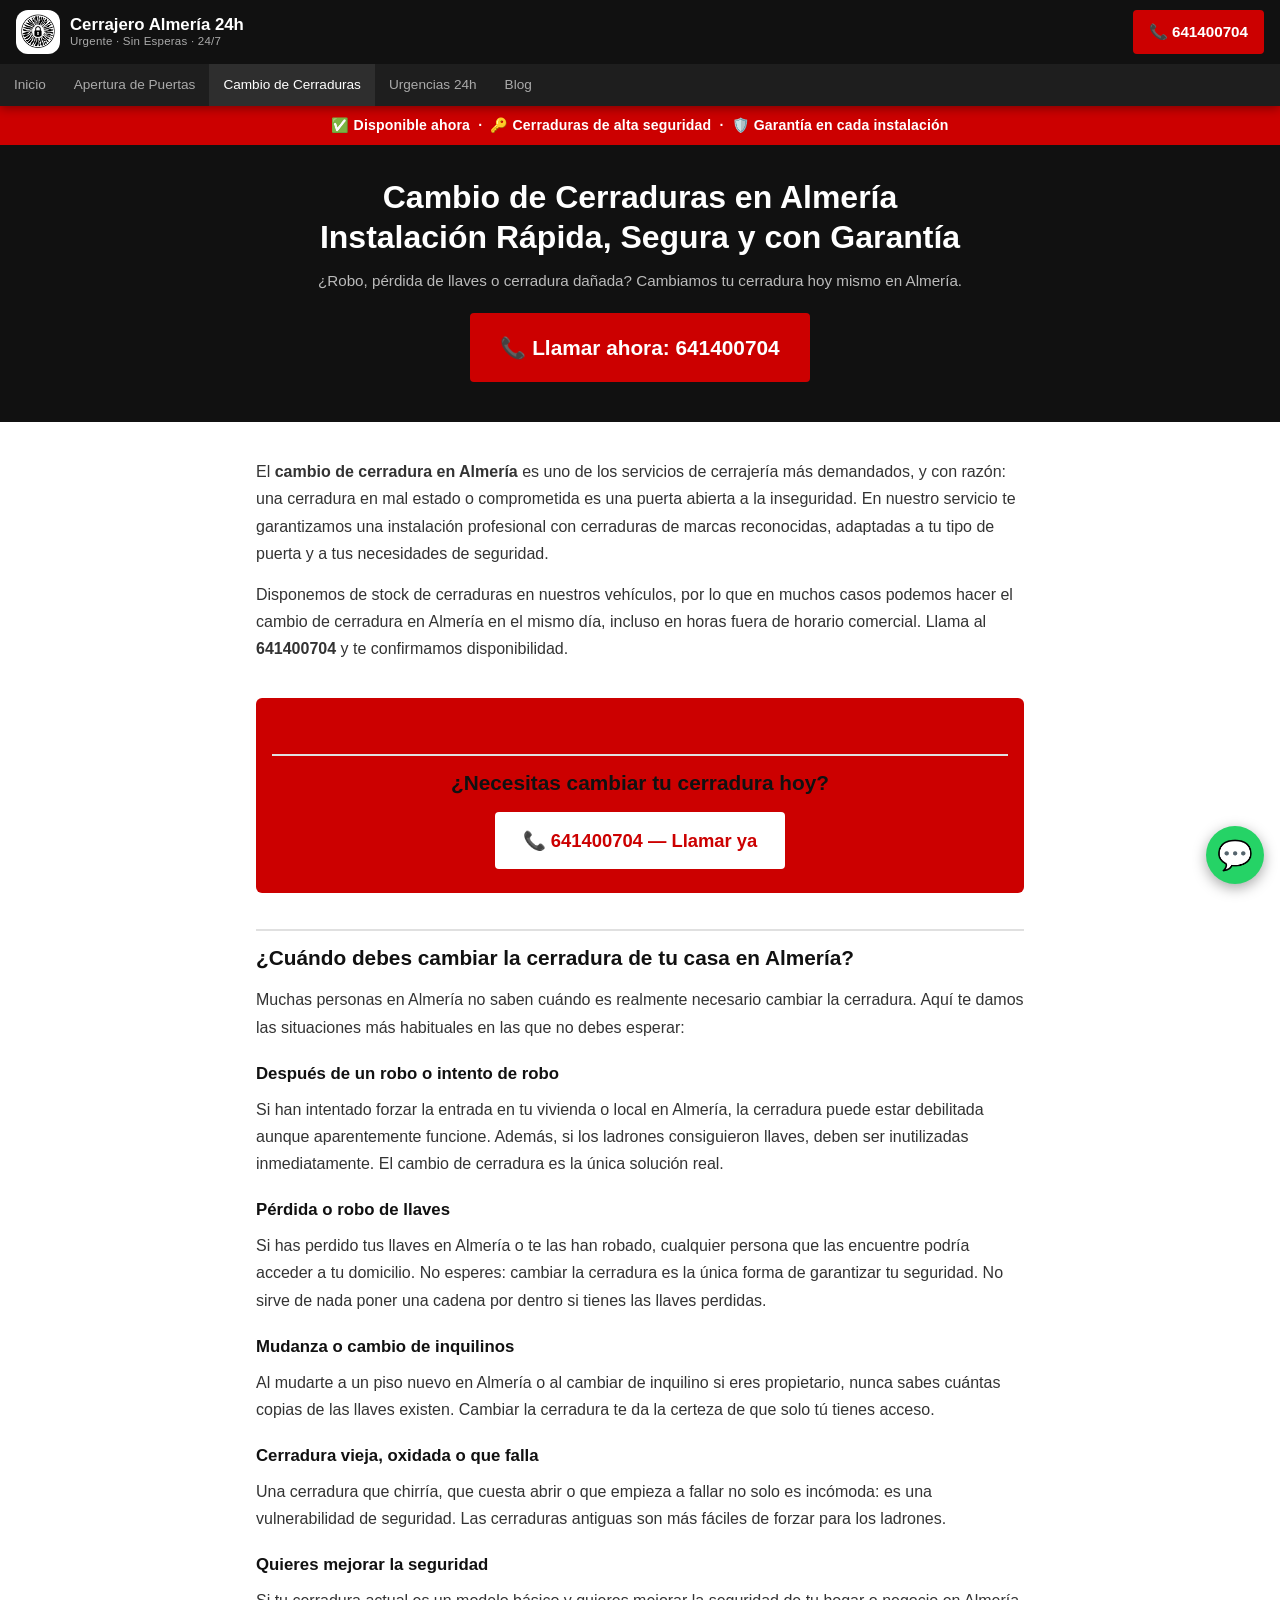
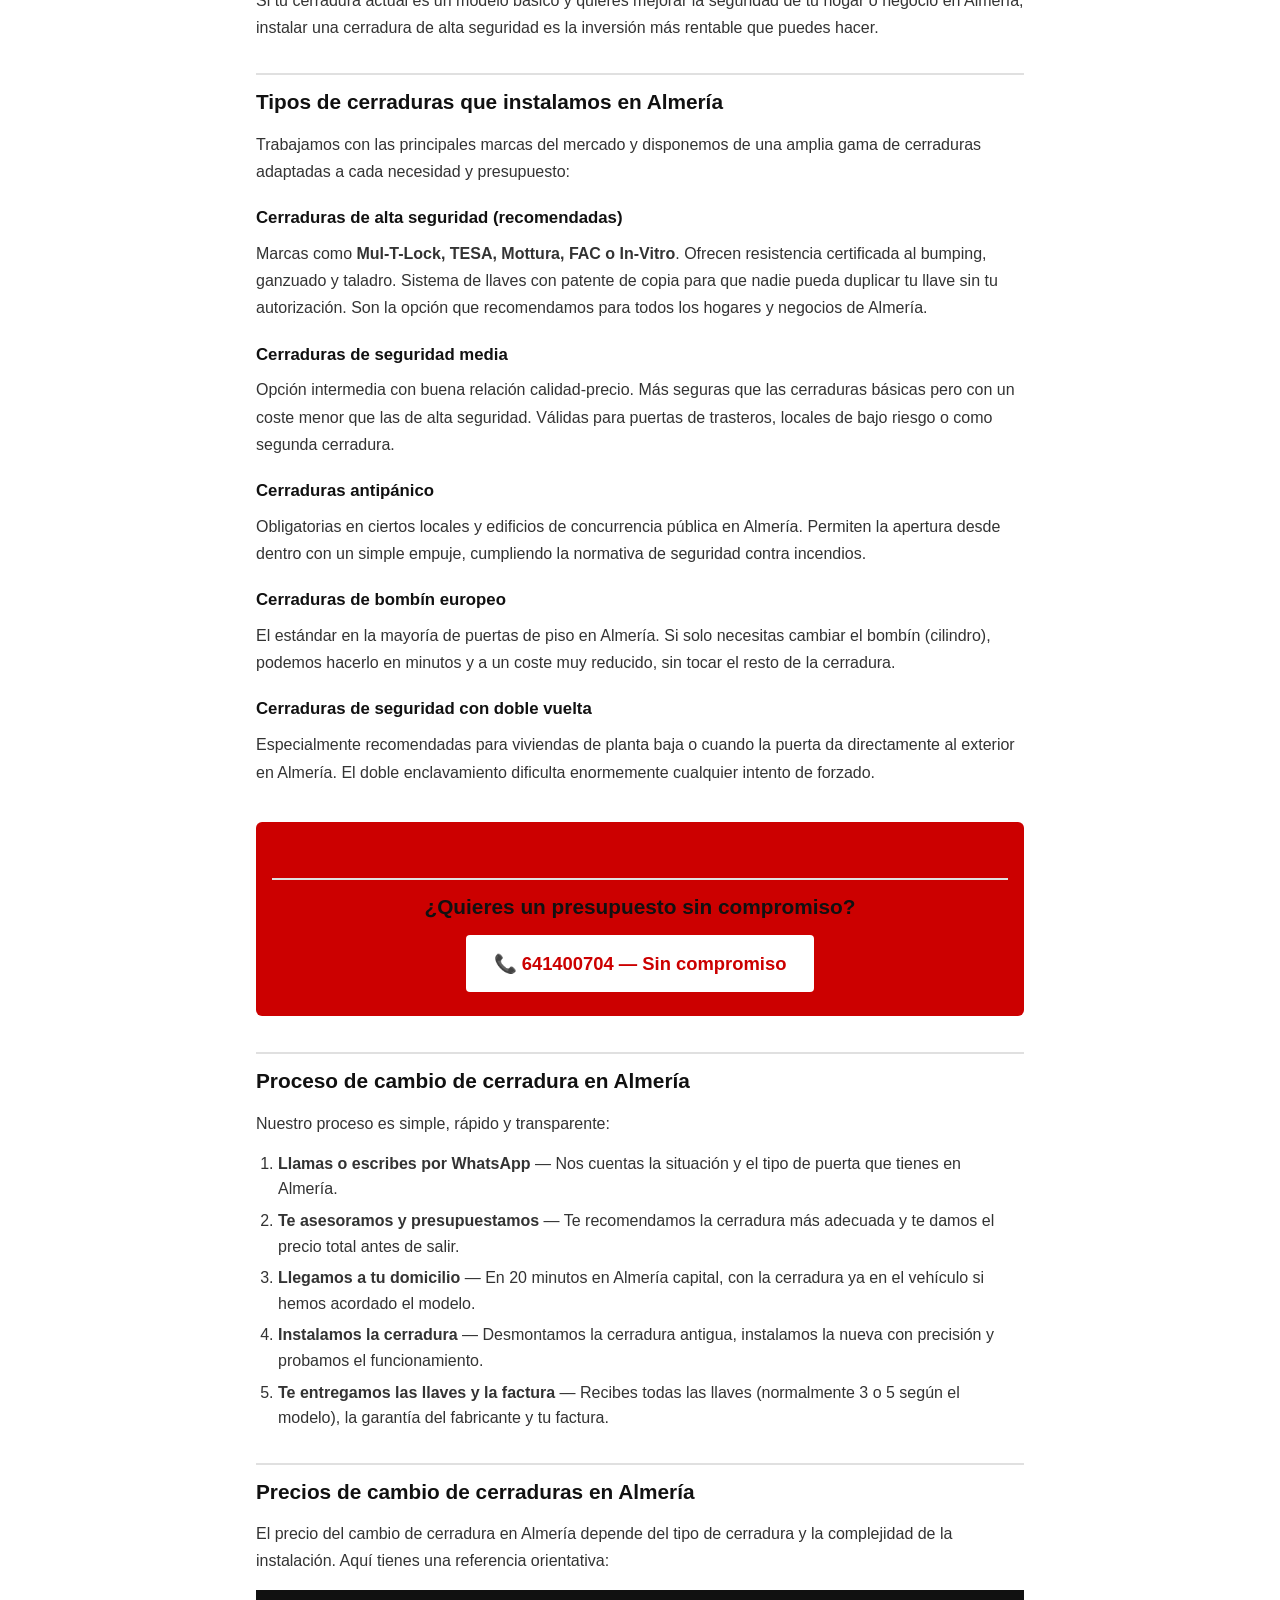
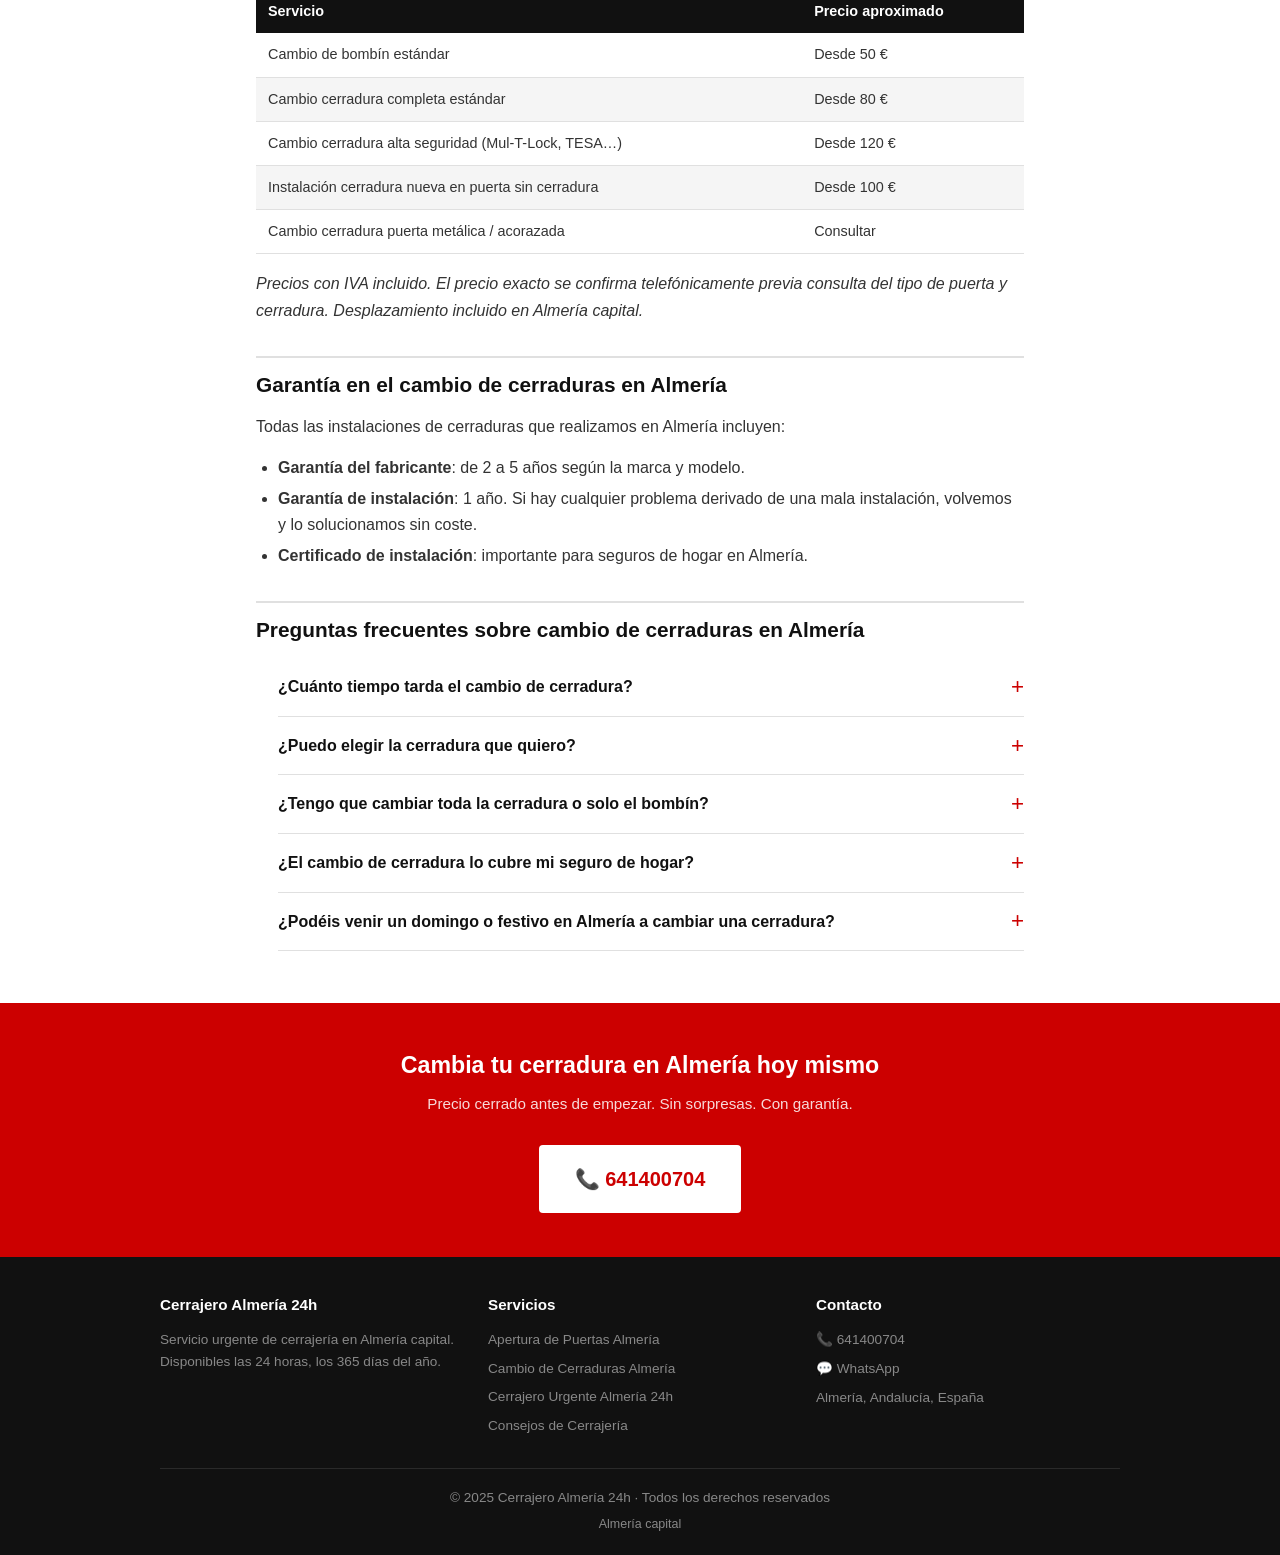
<file: cambio-cerraduras-almeria/index.html>
<!DOCTYPE html>
<html lang="es">
<head>
  <meta charset="UTF-8">
  <meta name="viewport" content="width=device-width, initial-scale=1.0">
  <title>Cambio de Cerraduras en Almería | Instalación Rápida y Segura 24h | 641400704</title>
  <meta name="description" content="Cambio de cerraduras en Almería urgente. Instalamos cerraduras de alta seguridad con garantía. Robo, pérdida de llaves o cerradura rota. Llama: 641400704.">
  <meta name="robots" content="index, follow">
  <link rel="canonical" href="https://cerrajeroindalo.com/cambio-cerraduras-almeria/">
  <link rel="stylesheet" href="../css/style.css">
  <link rel="icon" type="image/png" href="../logoCerrajeroIndalo.png">
  <link rel="apple-touch-icon" href="../logoCerrajeroIndalo.png">

  <script type="application/ld+json">
  {
    "@context": "https://schema.org",
    "@type": "Service",
    "name": "Cambio de Cerraduras en Almería",
    "provider": {
      "@type": "LocalBusiness",
      "name": "Cerrajero Almería 24h",
      "telephone": "+34641400704",
      "address": {"@type": "PostalAddress", "addressLocality": "Almería", "addressCountry": "ES"}
    },
    "areaServed": {"@type": "City", "name": "Almería"},
    "description": "Servicio de cambio e instalación de cerraduras en Almería. Alta seguridad, instalación garantizada.",
    "offers": {"@type": "Offer", "priceRange": "€80-€200", "priceCurrency": "EUR"}
  }
  </script>
</head>
<body>

<header class="site-header">
  <div class="header-top">
    <a href="../index.html" class="logo">
      <img src="../logoCerrajeroIndalo.png" alt="Cerrajero Almería 24h" class="logo-mark" width="44" height="44">
      <span class="logo-text">
        <span class="logo-name">Cerrajero Almería 24h</span>
        <span class="logo-tagline">Urgente · Sin Esperas · 24/7</span>
      </span>
    </a>
    <a href="tel:641400704" class="btn-call">📞 641400704</a>
  </div>
  <nav class="site-nav" aria-label="Navegación principal">
    <ul>
      <li><a href="../index.html">Inicio</a></li>
      <li><a href="../apertura-puertas-almeria/index.html">Apertura de Puertas</a></li>
      <li><a href="../cambio-cerraduras-almeria/index.html" class="active">Cambio de Cerraduras</a></li>
      <li><a href="../cerrajero-urgente-almeria/index.html">Urgencias 24h</a></li>
      <li><a href="../blog/index.html">Blog</a></li>
    </ul>
  </nav>
</header>

<div class="trust-bar">✅ Disponible ahora &nbsp;·&nbsp; 🔑 Cerraduras de alta seguridad &nbsp;·&nbsp; 🛡️ Garantía en cada instalación</div>

<section class="page-hero">
  <h1>Cambio de Cerraduras en Almería<br>Instalación Rápida, Segura y con Garantía</h1>
  <p>¿Robo, pérdida de llaves o cerradura dañada? Cambiamos tu cerradura hoy mismo en Almería.</p>
  <a href="tel:641400704" class="btn-call-big" style="display:inline-block; max-width:400px;">📞 Llamar ahora: 641400704</a>
</section>

<article class="article-body">

  <p>El <strong>cambio de cerradura en Almería</strong> es uno de los servicios de cerrajería más demandados, y con razón: una cerradura en mal estado o comprometida es una puerta abierta a la inseguridad. En nuestro servicio te garantizamos una instalación profesional con cerraduras de marcas reconocidas, adaptadas a tu tipo de puerta y a tus necesidades de seguridad.</p>

  <p>Disponemos de stock de cerraduras en nuestros vehículos, por lo que en muchos casos podemos hacer el cambio de cerradura en Almería en el mismo día, incluso en horas fuera de horario comercial. Llama al <strong>641400704</strong> y te confirmamos disponibilidad.</p>

  <div class="cta-inline">
    <h2>¿Necesitas cambiar tu cerradura hoy?</h2>
    <a href="tel:641400704" class="btn-call-white">📞 641400704 — Llamar ya</a>
  </div>

  <h2>¿Cuándo debes cambiar la cerradura de tu casa en Almería?</h2>

  <p>Muchas personas en Almería no saben cuándo es realmente necesario cambiar la cerradura. Aquí te damos las situaciones más habituales en las que no debes esperar:</p>

  <h3>Después de un robo o intento de robo</h3>
  <p>Si han intentado forzar la entrada en tu vivienda o local en Almería, la cerradura puede estar debilitada aunque aparentemente funcione. Además, si los ladrones consiguieron llaves, deben ser inutilizadas inmediatamente. El cambio de cerradura es la única solución real.</p>

  <h3>Pérdida o robo de llaves</h3>
  <p>Si has perdido tus llaves en Almería o te las han robado, cualquier persona que las encuentre podría acceder a tu domicilio. No esperes: cambiar la cerradura es la única forma de garantizar tu seguridad. No sirve de nada poner una cadena por dentro si tienes las llaves perdidas.</p>

  <h3>Mudanza o cambio de inquilinos</h3>
  <p>Al mudarte a un piso nuevo en Almería o al cambiar de inquilino si eres propietario, nunca sabes cuántas copias de las llaves existen. Cambiar la cerradura te da la certeza de que solo tú tienes acceso.</p>

  <h3>Cerradura vieja, oxidada o que falla</h3>
  <p>Una cerradura que chirría, que cuesta abrir o que empieza a fallar no solo es incómoda: es una vulnerabilidad de seguridad. Las cerraduras antiguas son más fáciles de forzar para los ladrones.</p>

  <h3>Quieres mejorar la seguridad</h3>
  <p>Si tu cerradura actual es un modelo básico y quieres mejorar la seguridad de tu hogar o negocio en Almería, instalar una cerradura de alta seguridad es la inversión más rentable que puedes hacer.</p>

  <h2>Tipos de cerraduras que instalamos en Almería</h2>

  <p>Trabajamos con las principales marcas del mercado y disponemos de una amplia gama de cerraduras adaptadas a cada necesidad y presupuesto:</p>

  <h3>Cerraduras de alta seguridad (recomendadas)</h3>
  <p>Marcas como <strong>Mul-T-Lock, TESA, Mottura, FAC o In-Vitro</strong>. Ofrecen resistencia certificada al bumping, ganzuado y taladro. Sistema de llaves con patente de copia para que nadie pueda duplicar tu llave sin tu autorización. Son la opción que recomendamos para todos los hogares y negocios de Almería.</p>

  <h3>Cerraduras de seguridad media</h3>
  <p>Opción intermedia con buena relación calidad-precio. Más seguras que las cerraduras básicas pero con un coste menor que las de alta seguridad. Válidas para puertas de trasteros, locales de bajo riesgo o como segunda cerradura.</p>

  <h3>Cerraduras antipánico</h3>
  <p>Obligatorias en ciertos locales y edificios de concurrencia pública en Almería. Permiten la apertura desde dentro con un simple empuje, cumpliendo la normativa de seguridad contra incendios.</p>

  <h3>Cerraduras de bombín europeo</h3>
  <p>El estándar en la mayoría de puertas de piso en Almería. Si solo necesitas cambiar el bombín (cilindro), podemos hacerlo en minutos y a un coste muy reducido, sin tocar el resto de la cerradura.</p>

  <h3>Cerraduras de seguridad con doble vuelta</h3>
  <p>Especialmente recomendadas para viviendas de planta baja o cuando la puerta da directamente al exterior en Almería. El doble enclavamiento dificulta enormemente cualquier intento de forzado.</p>

  <div class="cta-inline">
    <h2>¿Quieres un presupuesto sin compromiso?</h2>
    <a href="tel:641400704" class="btn-call-white">📞 641400704 — Sin compromiso</a>
  </div>

  <h2>Proceso de cambio de cerradura en Almería</h2>

  <p>Nuestro proceso es simple, rápido y transparente:</p>

  <ol>
    <li><strong>Llamas o escribes por WhatsApp</strong> — Nos cuentas la situación y el tipo de puerta que tienes en Almería.</li>
    <li><strong>Te asesoramos y presupuestamos</strong> — Te recomendamos la cerradura más adecuada y te damos el precio total antes de salir.</li>
    <li><strong>Llegamos a tu domicilio</strong> — En 20 minutos en Almería capital, con la cerradura ya en el vehículo si hemos acordado el modelo.</li>
    <li><strong>Instalamos la cerradura</strong> — Desmontamos la cerradura antigua, instalamos la nueva con precisión y probamos el funcionamiento.</li>
    <li><strong>Te entregamos las llaves y la factura</strong> — Recibes todas las llaves (normalmente 3 o 5 según el modelo), la garantía del fabricante y tu factura.</li>
  </ol>

  <h2>Precios de cambio de cerraduras en Almería</h2>

  <p>El precio del cambio de cerradura en Almería depende del tipo de cerradura y la complejidad de la instalación. Aquí tienes una referencia orientativa:</p>

  <table class="price-table">
    <thead>
      <tr><th>Servicio</th><th>Precio aproximado</th></tr>
    </thead>
    <tbody>
      <tr><td>Cambio de bombín estándar</td><td>Desde 50 €</td></tr>
      <tr><td>Cambio cerradura completa estándar</td><td>Desde 80 €</td></tr>
      <tr><td>Cambio cerradura alta seguridad (Mul-T-Lock, TESA…)</td><td>Desde 120 €</td></tr>
      <tr><td>Instalación cerradura nueva en puerta sin cerradura</td><td>Desde 100 €</td></tr>
      <tr><td>Cambio cerradura puerta metálica / acorazada</td><td>Consultar</td></tr>
    </tbody>
  </table>

  <p><em>Precios con IVA incluido. El precio exacto se confirma telefónicamente previa consulta del tipo de puerta y cerradura. Desplazamiento incluido en Almería capital.</em></p>

  <h2>Garantía en el cambio de cerraduras en Almería</h2>

  <p>Todas las instalaciones de cerraduras que realizamos en Almería incluyen:</p>

  <ul>
    <li><strong>Garantía del fabricante</strong>: de 2 a 5 años según la marca y modelo.</li>
    <li><strong>Garantía de instalación</strong>: 1 año. Si hay cualquier problema derivado de una mala instalación, volvemos y lo solucionamos sin coste.</li>
    <li><strong>Certificado de instalación</strong>: importante para seguros de hogar en Almería.</li>
  </ul>

  <h2>Preguntas frecuentes sobre cambio de cerraduras en Almería</h2>

  <ul class="faq-list">
    <details class="faq-item">
      <summary>¿Cuánto tiempo tarda el cambio de cerradura?</summary>
      <p>Una vez en tu domicilio de Almería, el cambio de una cerradura estándar lleva entre 20 y 40 minutos. Las cerraduras de alta seguridad o las instalaciones en puertas metálicas pueden requerir algo más de tiempo.</p>
    </details>
    <details class="faq-item">
      <summary>¿Puedo elegir la cerradura que quiero?</summary>
      <p>Por supuesto. Te asesoramos y mostramos las opciones disponibles, pero la decisión final es siempre tuya. Tenemos stock de los modelos más habituales en el vehículo; para modelos especiales es posible que necesitemos hacer un pedido.</p>
    </details>
    <details class="faq-item">
      <summary>¿Tengo que cambiar toda la cerradura o solo el bombín?</summary>
      <p>Depende del caso. Si la cerradura funciona bien y el problema es el bombín (cilindro), podemos cambiarlo solo. Si la cerradura está dañada o es muy antigua, recomendamos cambiarla completamente para garantizar seguridad y buen funcionamiento.</p>
    </details>
    <details class="faq-item">
      <summary>¿El cambio de cerradura lo cubre mi seguro de hogar?</summary>
      <p>En muchos casos sí, especialmente si el cambio es consecuencia de un robo o intento de robo. Revisa las condiciones de tu póliza o consúltalo con tu aseguradora. Nosotros te emitimos la factura necesaria para la reclamación.</p>
    </details>
    <details class="faq-item">
      <summary>¿Podéis venir un domingo o festivo en Almería a cambiar una cerradura?</summary>
      <p>Sí, estamos disponibles los 365 días del año. En horario nocturno y festivos se aplica una tarifa correspondiente que te comunicamos antes de desplazarnos.</p>
    </details>
  </ul>

</article>

<section class="section section-red">
  <div class="container" style="text-align:center;">
    <h2 class="section-title">Cambia tu cerradura en Almería hoy mismo</h2>
    <p class="section-sub">Precio cerrado antes de empezar. Sin sorpresas. Con garantía.</p>
    <a href="tel:641400704" class="btn-call-white" style="font-size:1.25rem; padding:18px 36px;">📞 641400704</a>
  </div>
</section>

<a href="tel:641400704" class="mobile-call-bar">📞 Llamar: 641400704</a>
<a href="https://wa.me/34641400704" class="whatsapp-float" target="_blank" rel="noopener noreferrer" aria-label="WhatsApp">💬</a>

<footer class="site-footer">
  <div class="footer-grid">
    <div class="footer-col">
      <h4>Cerrajero Almería 24h</h4>
      <p>Servicio urgente de cerrajería en Almería capital. Disponibles las 24 horas, los 365 días del año.</p>
    </div>
    <div class="footer-col">
      <h4>Servicios</h4>
      <a href="../apertura-puertas-almeria/index.html">Apertura de Puertas Almería</a>
      <a href="../cambio-cerraduras-almeria/index.html">Cambio de Cerraduras Almería</a>
      <a href="../cerrajero-urgente-almeria/index.html">Cerrajero Urgente Almería 24h</a>
      <a href="../blog/index.html">Consejos de Cerrajería</a>
    </div>
    <div class="footer-col">
      <h4>Contacto</h4>
      <a href="tel:641400704">📞 641400704</a>
      <a href="https://wa.me/34641400704" target="_blank" rel="noopener noreferrer">💬 WhatsApp</a>
      <p style="margin-top:8px;">Almería, Andalucía, España</p>
    </div>
  </div>
  <div class="footer-bottom">
    <p>© 2025 Cerrajero Almería 24h · Todos los derechos reservados</p>
    <p style="margin-top:6px; font-size:0.78rem;">Almería capital</p>
  </div>
</footer>

</body>
</html>
</file>
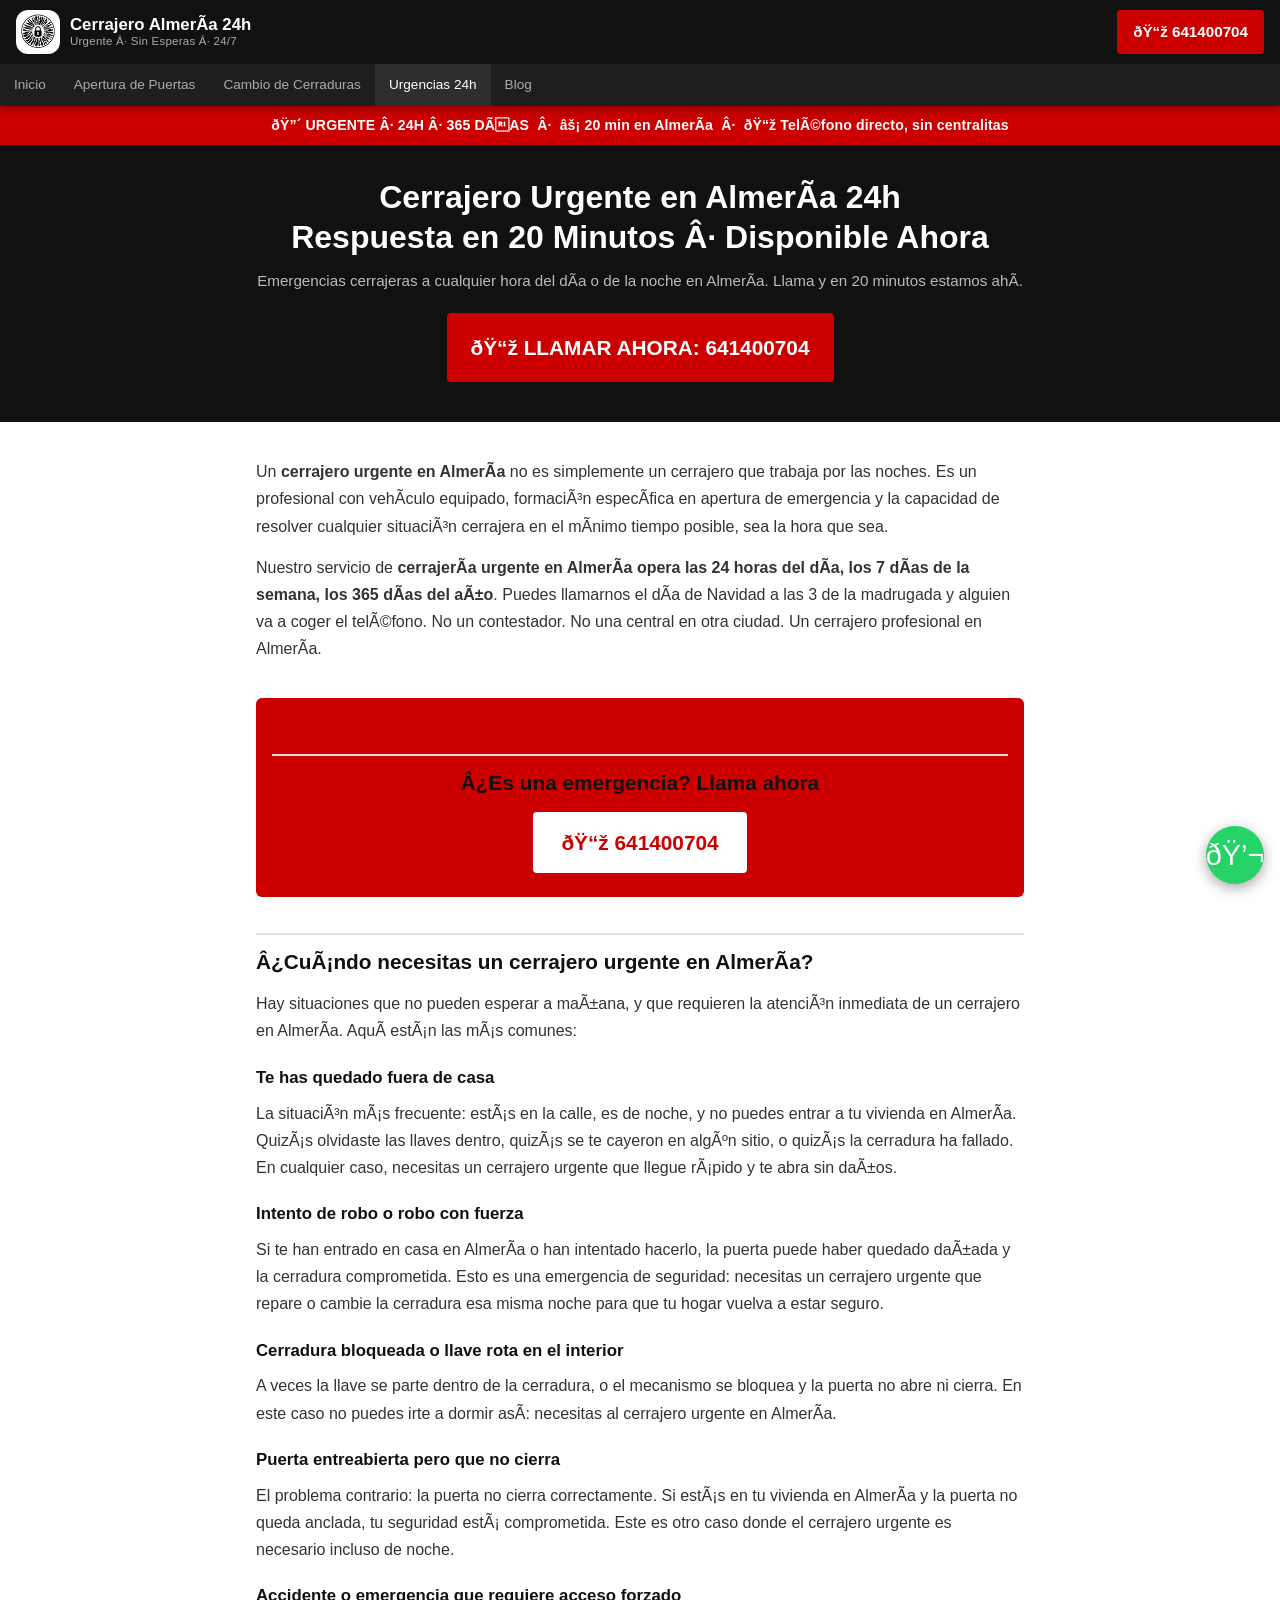
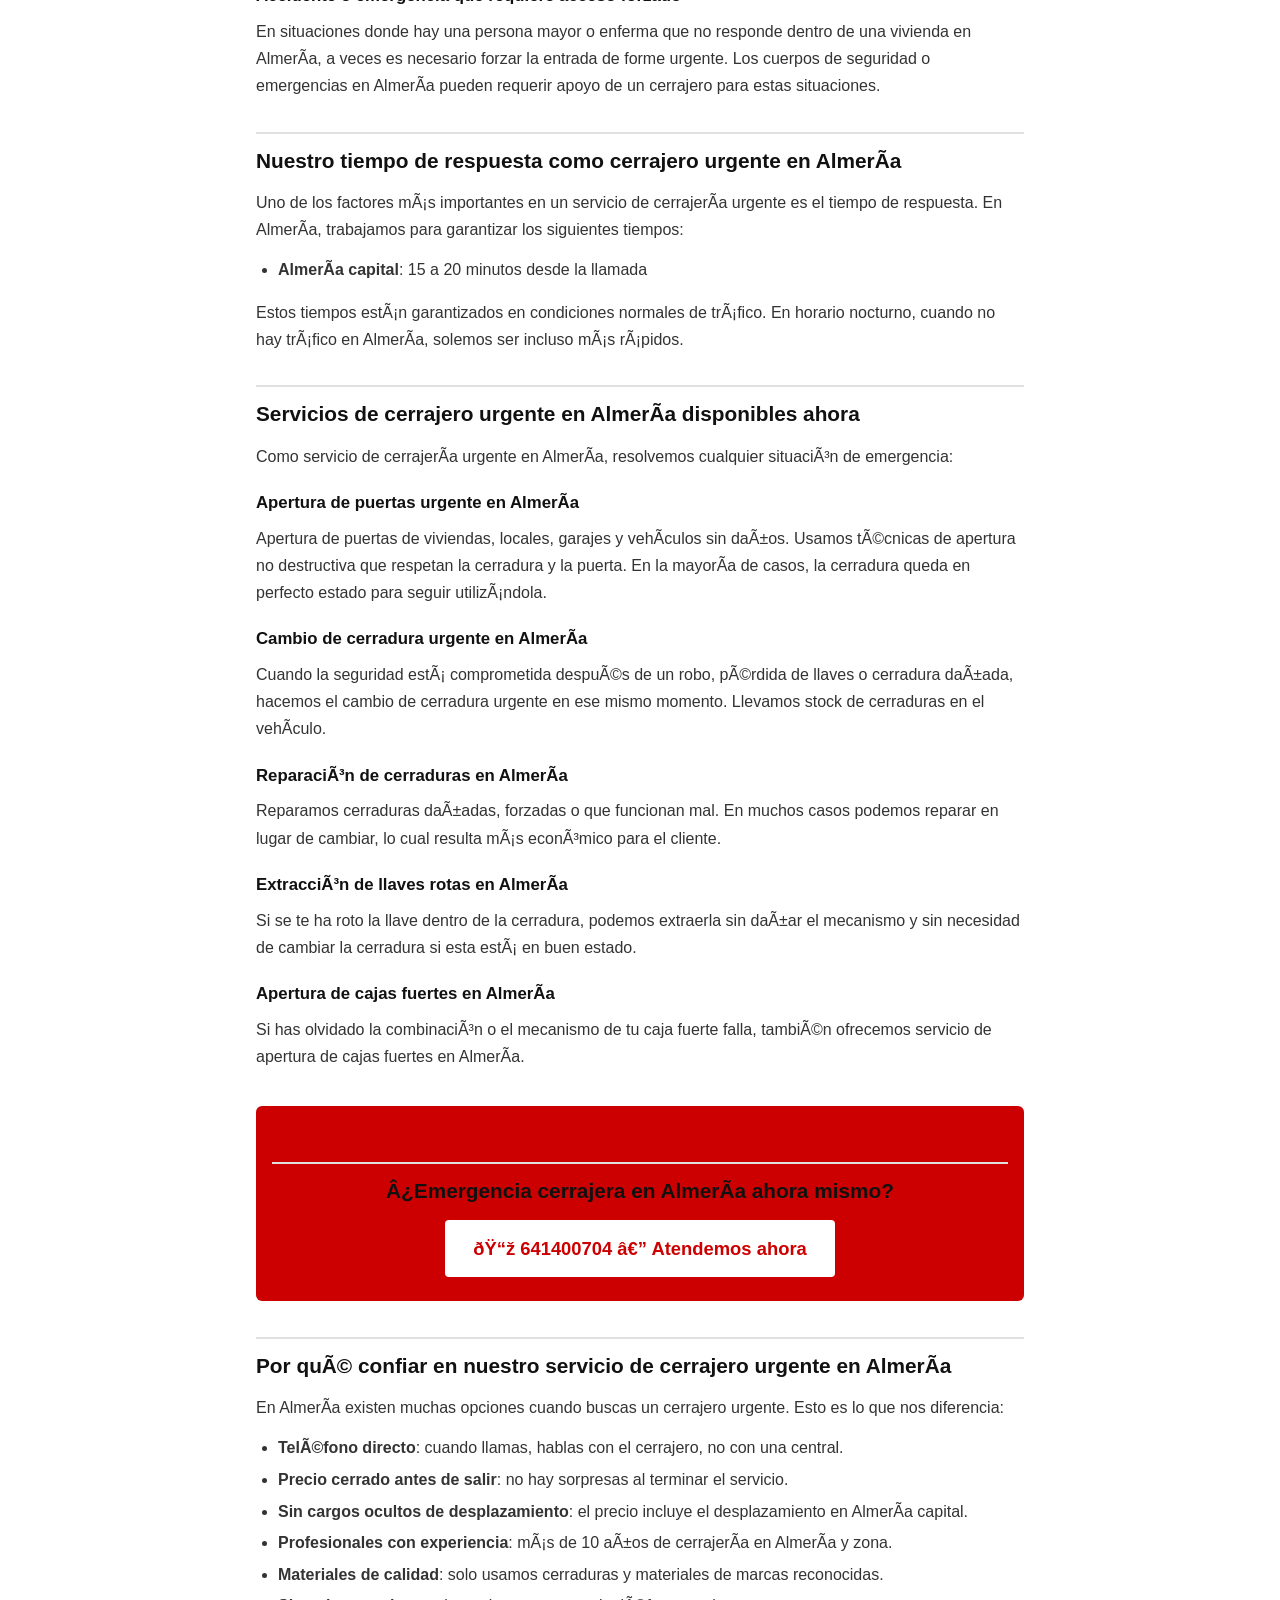
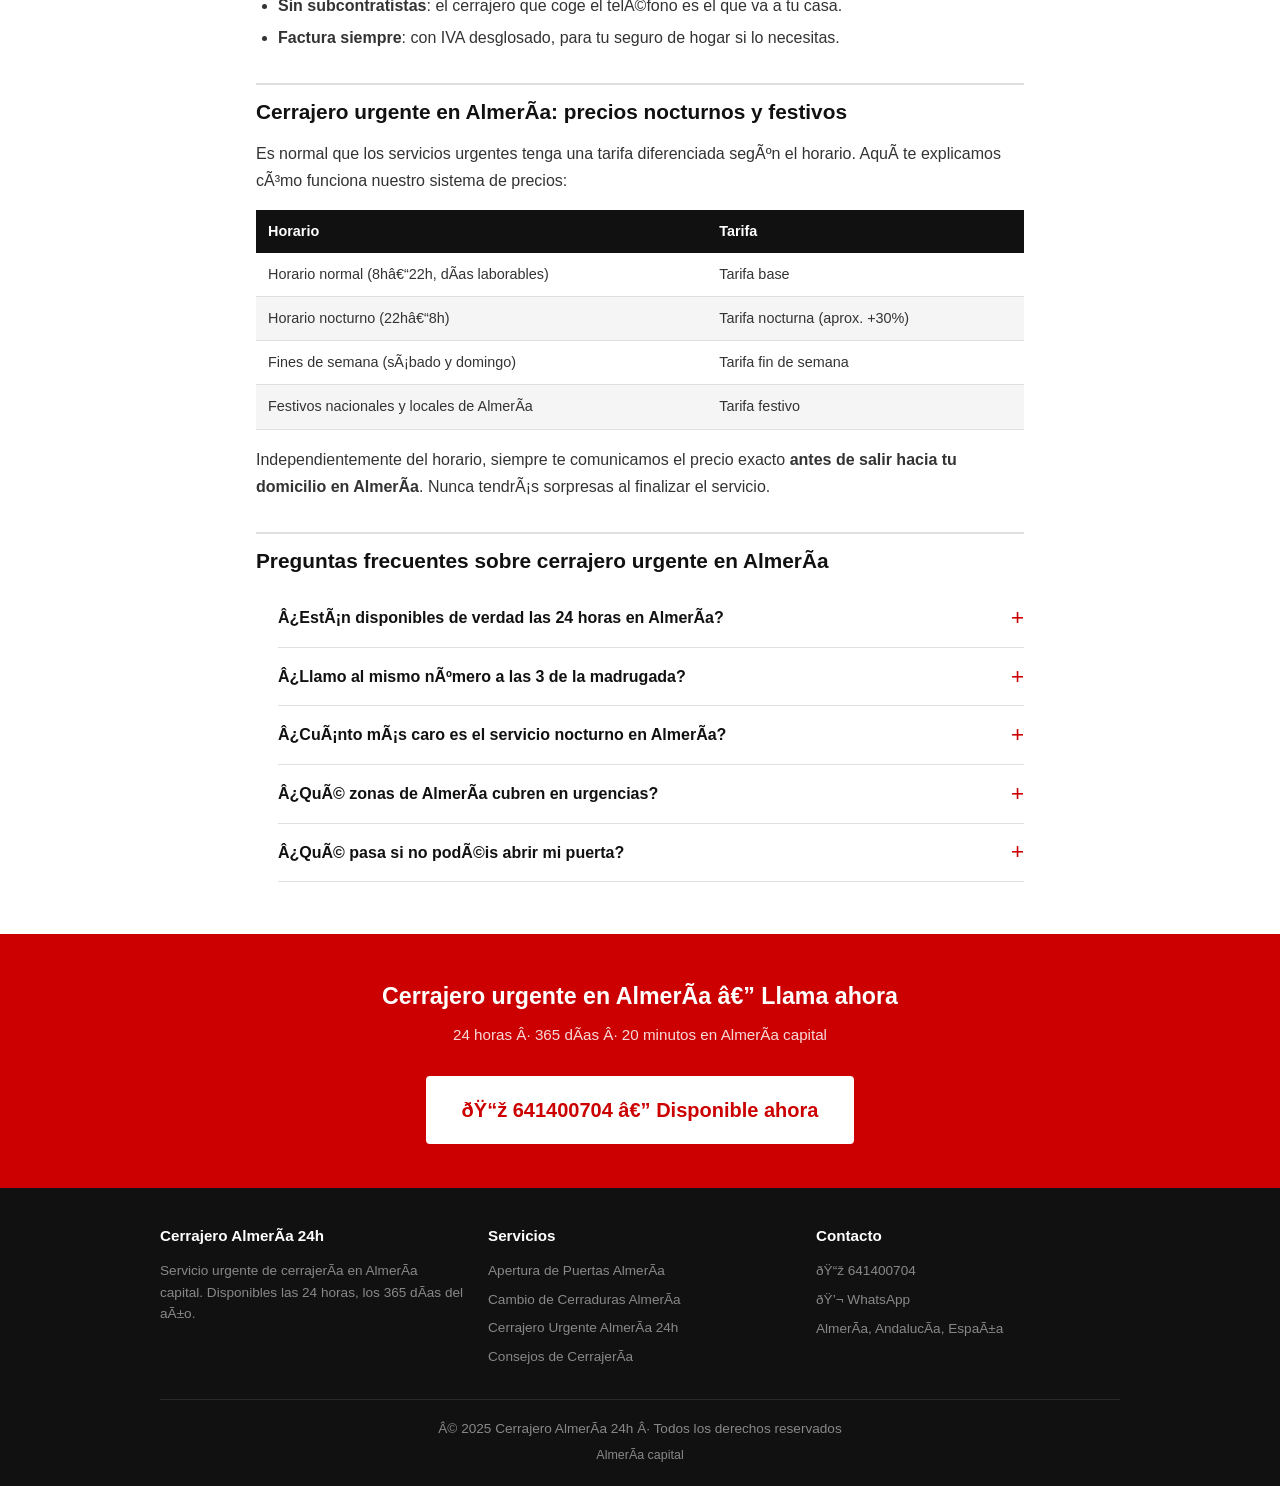
<file: cerrajero-urgente-almeria/index.html>
﻿<!DOCTYPE html>
<html lang="es">
<head>
  <meta charset="UTF-8">
  <meta name="viewport" content="width=device-width, initial-scale=1.0">
  <title>Cerrajero Urgente en AlmerÃ­a 24h | Disponible Ahora | 641400704</title>
  <meta name="description" content="Cerrajero urgente en AlmerÃ­a disponible 24 horas, 365 dÃ­as. Respuesta en 20 minutos. Apertura de puertas, cambio de cerraduras, emergencias. Llama ya: 641400704.">
  <meta name="robots" content="index, follow">
  <link rel="canonical" href="https://cerrajeroindalo.com/cerrajero-urgente-almeria/">
  <link rel="stylesheet" href="../css/style.css">
  <link rel="icon" type="image/png" href="../logoCerrajeroIndalo.png">
  <link rel="apple-touch-icon" href="../logoCerrajeroIndalo.png">

  <script type="application/ld+json">
  {
    "@context": "https://schema.org",
    "@type": "EmergencyService",
    "name": "Cerrajero Urgente AlmerÃ­a 24h",
    "telephone": "+34641400704",
    "address": {
      "@type": "PostalAddress",
      "addressLocality": "AlmerÃ­a",
      "addressRegion": "AndalucÃ­a",
      "addressCountry": "ES"
    },
    "openingHoursSpecification": [{
      "@type": "OpeningHoursSpecification",
      "dayOfWeek": ["Monday","Tuesday","Wednesday","Thursday","Friday","Saturday","Sunday"],
      "opens": "00:00",
      "closes": "23:59"
    }],
    "areaServed": {"@type": "City", "name": "AlmerÃ­a"},
    "description": "Servicio de cerrajerÃ­a urgente en AlmerÃ­a 24 horas. Respuesta en 20 minutos."
  }
  </script>
</head>
<body>

<header class="site-header">
  <div class="header-top">
    <a href="../" class="logo">
      <img src="../logoCerrajeroIndalo.png" alt="Cerrajero AlmerÃ­a 24h" class="logo-mark" width="44" height="44">
      <span class="logo-text">
        <span class="logo-name">Cerrajero AlmerÃ­a 24h</span>
        <span class="logo-tagline">Urgente Â· Sin Esperas Â· 24/7</span>
      </span>
    </a>
    <a href="tel:641400704" class="btn-call">ðŸ“ž 641400704</a>
  </div>
  <nav class="site-nav" aria-label="NavegaciÃ³n principal">
    <ul>
      <li><a href="../">Inicio</a></li>
      <li><a href="../apertura-puertas-almeria/">Apertura de Puertas</a></li>
      <li><a href="../cambio-cerraduras-almeria/">Cambio de Cerraduras</a></li>
      <li><a href="../cerrajero-urgente-almeria/" class="active">Urgencias 24h</a></li>
      <li><a href="../blog/">Blog</a></li>
    </ul>
  </nav>
</header>

<div class="trust-bar">ðŸ”´ URGENTE Â· 24H Â· 365 DÃAS &nbsp;Â·&nbsp; âš¡ 20 min en AlmerÃ­a &nbsp;Â·&nbsp; ðŸ“ž TelÃ©fono directo, sin centralitas</div>

<section class="page-hero">
  <h1>Cerrajero Urgente en AlmerÃ­a 24h<br>Respuesta en 20 Minutos Â· Disponible Ahora</h1>
  <p>Emergencias cerrajeras a cualquier hora del dÃ­a o de la noche en AlmerÃ­a. Llama y en 20 minutos estamos ahÃ­.</p>
  <a href="tel:641400704" class="btn-call-big" style="display:inline-block; max-width:400px;">ðŸ“ž LLAMAR AHORA: 641400704</a>
</section>

<article class="article-body">

  <p>Un <strong>cerrajero urgente en AlmerÃ­a</strong> no es simplemente un cerrajero que trabaja por las noches. Es un profesional con vehÃ­culo equipado, formaciÃ³n especÃ­fica en apertura de emergencia y la capacidad de resolver cualquier situaciÃ³n cerrajera en el mÃ­nimo tiempo posible, sea la hora que sea.</p>

  <p>Nuestro servicio de <strong>cerrajerÃ­a urgente en AlmerÃ­a opera las 24 horas del dÃ­a, los 7 dÃ­as de la semana, los 365 dÃ­as del aÃ±o</strong>. Puedes llamarnos el dÃ­a de Navidad a las 3 de la madrugada y alguien va a coger el telÃ©fono. No un contestador. No una central en otra ciudad. Un cerrajero profesional en AlmerÃ­a.</p>

  <div class="cta-inline">
    <h2>Â¿Es una emergencia? Llama ahora</h2>
    <a href="tel:641400704" class="btn-call-white" style="font-size:1.3rem;">ðŸ“ž 641400704</a>
  </div>

  <h2>Â¿CuÃ¡ndo necesitas un cerrajero urgente en AlmerÃ­a?</h2>

  <p>Hay situaciones que no pueden esperar a maÃ±ana, y que requieren la atenciÃ³n inmediata de un cerrajero en AlmerÃ­a. AquÃ­ estÃ¡n las mÃ¡s comunes:</p>

  <h3>Te has quedado fuera de casa</h3>
  <p>La situaciÃ³n mÃ¡s frecuente: estÃ¡s en la calle, es de noche, y no puedes entrar a tu vivienda en AlmerÃ­a. QuizÃ¡s olvidaste las llaves dentro, quizÃ¡s se te cayeron en algÃºn sitio, o quizÃ¡s la cerradura ha fallado. En cualquier caso, necesitas un cerrajero urgente que llegue rÃ¡pido y te abra sin daÃ±os.</p>

  <h3>Intento de robo o robo con fuerza</h3>
  <p>Si te han entrado en casa en AlmerÃ­a o han intentado hacerlo, la puerta puede haber quedado daÃ±ada y la cerradura comprometida. Esto es una emergencia de seguridad: necesitas un cerrajero urgente que repare o cambie la cerradura esa misma noche para que tu hogar vuelva a estar seguro.</p>

  <h3>Cerradura bloqueada o llave rota en el interior</h3>
  <p>A veces la llave se parte dentro de la cerradura, o el mecanismo se bloquea y la puerta no abre ni cierra. En este caso no puedes irte a dormir asÃ­: necesitas al cerrajero urgente en AlmerÃ­a.</p>

  <h3>Puerta entreabierta pero que no cierra</h3>
  <p>El problema contrario: la puerta no cierra correctamente. Si estÃ¡s en tu vivienda en AlmerÃ­a y la puerta no queda anclada, tu seguridad estÃ¡ comprometida. Este es otro caso donde el cerrajero urgente es necesario incluso de noche.</p>

  <h3>Accidente o emergencia que requiere acceso forzado</h3>
  <p>En situaciones donde hay una persona mayor o enferma que no responde dentro de una vivienda en AlmerÃ­a, a veces es necesario forzar la entrada de forme urgente. Los cuerpos de seguridad o emergencias en AlmerÃ­a pueden requerir apoyo de un cerrajero para estas situaciones.</p>

  <h2>Nuestro tiempo de respuesta como cerrajero urgente en AlmerÃ­a</h2>

  <p>Uno de los factores mÃ¡s importantes en un servicio de cerrajerÃ­a urgente es el tiempo de respuesta. En AlmerÃ­a, trabajamos para garantizar los siguientes tiempos:</p>

  <ul>
    <li><strong>AlmerÃ­a capital</strong>: 15 a 20 minutos desde la llamada</li>
    <!-- <li><strong>Roquetas de Mar, HuÃ©rcal de AlmerÃ­a, VÃ­car</strong>: 20 a 30 minutos</li>
    <li><strong>El Ejido, Adra, NÃ­jar</strong>: 30 a 45 minutos</li>
    <li><strong>Resto de la provincia de AlmerÃ­a</strong>: segÃºn distancia, consultable</li> -->
  </ul>

  <p>Estos tiempos estÃ¡n garantizados en condiciones normales de trÃ¡fico. En horario nocturno, cuando no hay trÃ¡fico en AlmerÃ­a, solemos ser incluso mÃ¡s rÃ¡pidos.</p>

  <h2>Servicios de cerrajero urgente en AlmerÃ­a disponibles ahora</h2>

  <p>Como servicio de cerrajerÃ­a urgente en AlmerÃ­a, resolvemos cualquier situaciÃ³n de emergencia:</p>

  <h3>Apertura de puertas urgente en AlmerÃ­a</h3>
  <p>Apertura de puertas de viviendas, locales, garajes y vehÃ­culos sin daÃ±os. Usamos tÃ©cnicas de apertura no destructiva que respetan la cerradura y la puerta. En la mayorÃ­a de casos, la cerradura queda en perfecto estado para seguir utilizÃ¡ndola.</p>

  <h3>Cambio de cerradura urgente en AlmerÃ­a</h3>
  <p>Cuando la seguridad estÃ¡ comprometida despuÃ©s de un robo, pÃ©rdida de llaves o cerradura daÃ±ada, hacemos el cambio de cerradura urgente en ese mismo momento. Llevamos stock de cerraduras en el vehÃ­culo.</p>

  <h3>ReparaciÃ³n de cerraduras en AlmerÃ­a</h3>
  <p>Reparamos cerraduras daÃ±adas, forzadas o que funcionan mal. En muchos casos podemos reparar en lugar de cambiar, lo cual resulta mÃ¡s econÃ³mico para el cliente.</p>

  <h3>ExtracciÃ³n de llaves rotas en AlmerÃ­a</h3>
  <p>Si se te ha roto la llave dentro de la cerradura, podemos extraerla sin daÃ±ar el mecanismo y sin necesidad de cambiar la cerradura si esta estÃ¡ en buen estado.</p>

  <h3>Apertura de cajas fuertes en AlmerÃ­a</h3>
  <p>Si has olvidado la combinaciÃ³n o el mecanismo de tu caja fuerte falla, tambiÃ©n ofrecemos servicio de apertura de cajas fuertes en AlmerÃ­a.</p>

  <div class="cta-inline">
    <h2>Â¿Emergencia cerrajera en AlmerÃ­a ahora mismo?</h2>
    <a href="tel:641400704" class="btn-call-white">ðŸ“ž 641400704 â€” Atendemos ahora</a>
  </div>

  <h2>Por quÃ© confiar en nuestro servicio de cerrajero urgente en AlmerÃ­a</h2>

  <p>En AlmerÃ­a existen muchas opciones cuando buscas un cerrajero urgente. Esto es lo que nos diferencia:</p>

  <ul>
    <li><strong>TelÃ©fono directo</strong>: cuando llamas, hablas con el cerrajero, no con una central.</li>
    <li><strong>Precio cerrado antes de salir</strong>: no hay sorpresas al terminar el servicio.</li>
    <li><strong>Sin cargos ocultos de desplazamiento</strong>: el precio incluye el desplazamiento en AlmerÃ­a capital.</li>
    <li><strong>Profesionales con experiencia</strong>: mÃ¡s de 10 aÃ±os de cerrajerÃ­a en AlmerÃ­a y zona.</li>
    <li><strong>Materiales de calidad</strong>: solo usamos cerraduras y materiales de marcas reconocidas.</li>
    <li><strong>Sin subcontratistas</strong>: el cerrajero que coge el telÃ©fono es el que va a tu casa.</li>
    <li><strong>Factura siempre</strong>: con IVA desglosado, para tu seguro de hogar si lo necesitas.</li>
  </ul>

  <h2>Cerrajero urgente en AlmerÃ­a: precios nocturnos y festivos</h2>

  <p>Es normal que los servicios urgentes tenga una tarifa diferenciada segÃºn el horario. AquÃ­ te explicamos cÃ³mo funciona nuestro sistema de precios:</p>

  <table class="price-table">
    <thead>
      <tr><th>Horario</th><th>Tarifa</th></tr>
    </thead>
    <tbody>
      <tr><td>Horario normal (8hâ€“22h, dÃ­as laborables)</td><td>Tarifa base</td></tr>
      <tr><td>Horario nocturno (22hâ€“8h)</td><td>Tarifa nocturna (aprox. +30%)</td></tr>
      <tr><td>Fines de semana (sÃ¡bado y domingo)</td><td>Tarifa fin de semana</td></tr>
      <tr><td>Festivos nacionales y locales de AlmerÃ­a</td><td>Tarifa festivo</td></tr>
    </tbody>
  </table>

  <p>Independientemente del horario, siempre te comunicamos el precio exacto <strong>antes de salir hacia tu domicilio en AlmerÃ­a</strong>. Nunca tendrÃ¡s sorpresas al finalizar el servicio.</p>

  <h2>Preguntas frecuentes sobre cerrajero urgente en AlmerÃ­a</h2>

  <ul class="faq-list">
    <details class="faq-item">
      <summary>Â¿EstÃ¡n disponibles de verdad las 24 horas en AlmerÃ­a?</summary>
      <p>SÃ­, sin excepciones. Tenemos cerrajeros disponibles en AlmerÃ­a las 24 horas del dÃ­a, los 365 dÃ­as del aÃ±o, incluyendo festivos nacionales y locales. La Ãºnica condiciÃ³n es que el telÃ©fono estÃ© encendido, y siempre lo estÃ¡.</p>
    </details>
    <details class="faq-item">
      <summary>Â¿Llamo al mismo nÃºmero a las 3 de la madrugada?</summary>
      <p>SÃ­. El nÃºmero 641400704 es el mismo a cualquier hora. No hay centralitas ni contestadores automÃ¡ticos. Si llamas a las 3 de la maÃ±ana un dÃ­a festivo, lo coge el cerrajero de guardia en AlmerÃ­a.</p>
    </details>
    <details class="faq-item">
      <summary>Â¿CuÃ¡nto mÃ¡s caro es el servicio nocturno en AlmerÃ­a?</summary>
      <p>El servicio nocturno y de festivos tiene un suplemento respecto a la tarifa diurna, habitualmente entre un 25% y un 40% mÃ¡s. Te informamos del precio exacto antes de salir, asÃ­ que puedes decidir con tranquilidad.</p>
    </details>
    <details class="faq-item">
      <summary>Â¿QuÃ© zonas de AlmerÃ­a cubren en urgencias?</summary>
      <p>Cubrimos AlmerÃ­a capital.</p>
    </details>
    <details class="faq-item">
      <summary>Â¿QuÃ© pasa si no podÃ©is abrir mi puerta?</summary>
      <p>En mÃ¡s del 95% de los casos podemos abrir la puerta. En situaciones muy excepcionales donde no sea posible la apertura no destructiva, te informamos de las alternativas disponibles (apertura destructiva, cambio de puerta, etc.) y sus costes antes de proceder.</p>
    </details>
  </ul>

</article>

<section class="section section-red">
  <div class="container" style="text-align:center;">
    <h2 class="section-title">Cerrajero urgente en AlmerÃ­a â€” Llama ahora</h2>
    <p class="section-sub">24 horas Â· 365 dÃ­as Â· 20 minutos en AlmerÃ­a capital</p>
    <a href="tel:641400704" class="btn-call-white" style="font-size:1.25rem; padding:18px 36px;">ðŸ“ž 641400704 â€” Disponible ahora</a>
  </div>
</section>

<a href="tel:641400704" class="mobile-call-bar">ðŸ“ž Llamar: 641400704</a>
<a href="https://wa.me/34641400704" class="whatsapp-float" target="_blank" rel="noopener noreferrer" aria-label="WhatsApp">ðŸ’¬</a>

<footer class="site-footer">
  <div class="footer-grid">
    <div class="footer-col">
      <h4>Cerrajero AlmerÃ­a 24h</h4>
      <p>Servicio urgente de cerrajerÃ­a en AlmerÃ­a capital. Disponibles las 24 horas, los 365 dÃ­as del aÃ±o.</p>
    </div>
    <div class="footer-col">
      <h4>Servicios</h4>
      <a href="../apertura-puertas-almeria/">Apertura de Puertas AlmerÃ­a</a>
      <a href="../cambio-cerraduras-almeria/">Cambio de Cerraduras AlmerÃ­a</a>
      <a href="../cerrajero-urgente-almeria/">Cerrajero Urgente AlmerÃ­a 24h</a>
      <a href="../blog/">Consejos de CerrajerÃ­a</a>
    </div>
    <div class="footer-col">
      <h4>Contacto</h4>
      <a href="tel:641400704">ðŸ“ž 641400704</a>
      <a href="https://wa.me/34641400704" target="_blank" rel="noopener noreferrer">ðŸ’¬ WhatsApp</a>
      <p style="margin-top:8px;">AlmerÃ­a, AndalucÃ­a, EspaÃ±a</p>
    </div>
  </div>
  <div class="footer-bottom">
    <p>Â© 2025 Cerrajero AlmerÃ­a 24h Â· Todos los derechos reservados</p>
    <p style="margin-top:6px; font-size:0.78rem;">AlmerÃ­a capital</p>
  </div>
</footer>

</body>
</html>
</file>
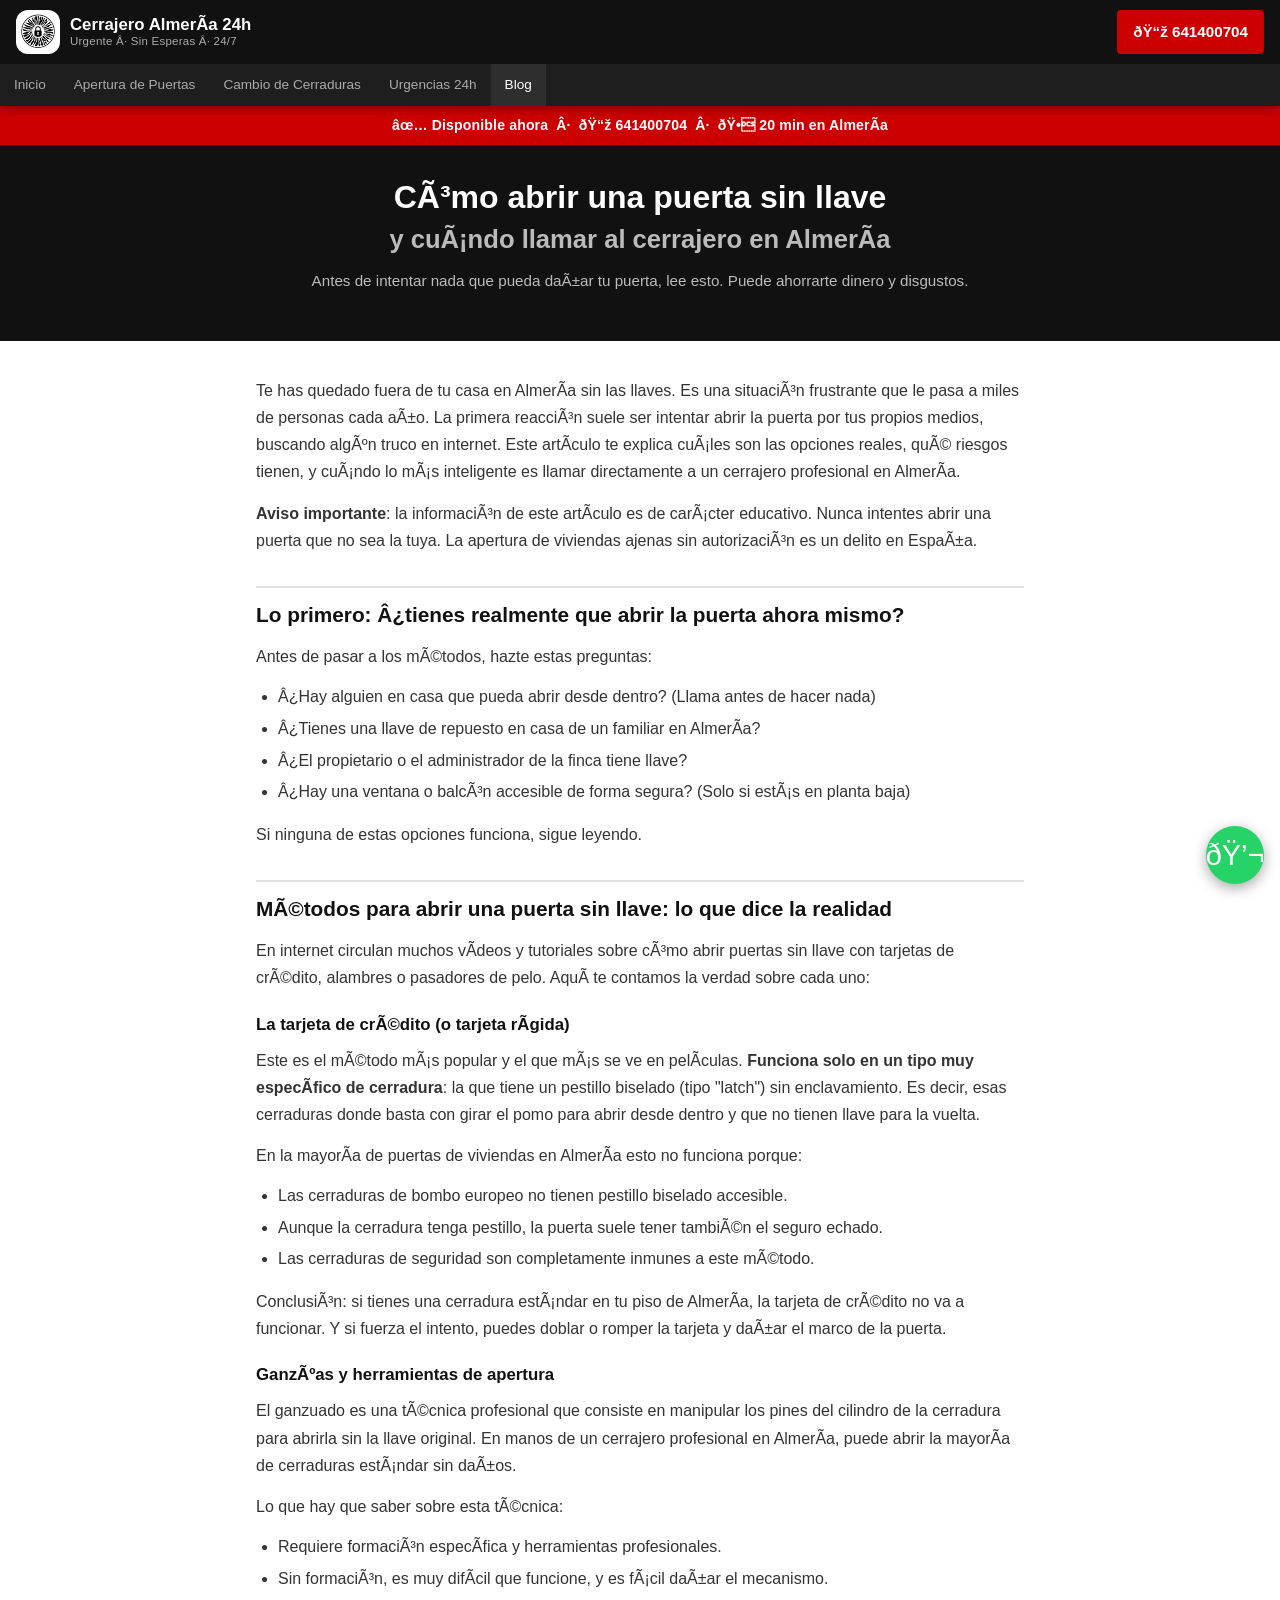
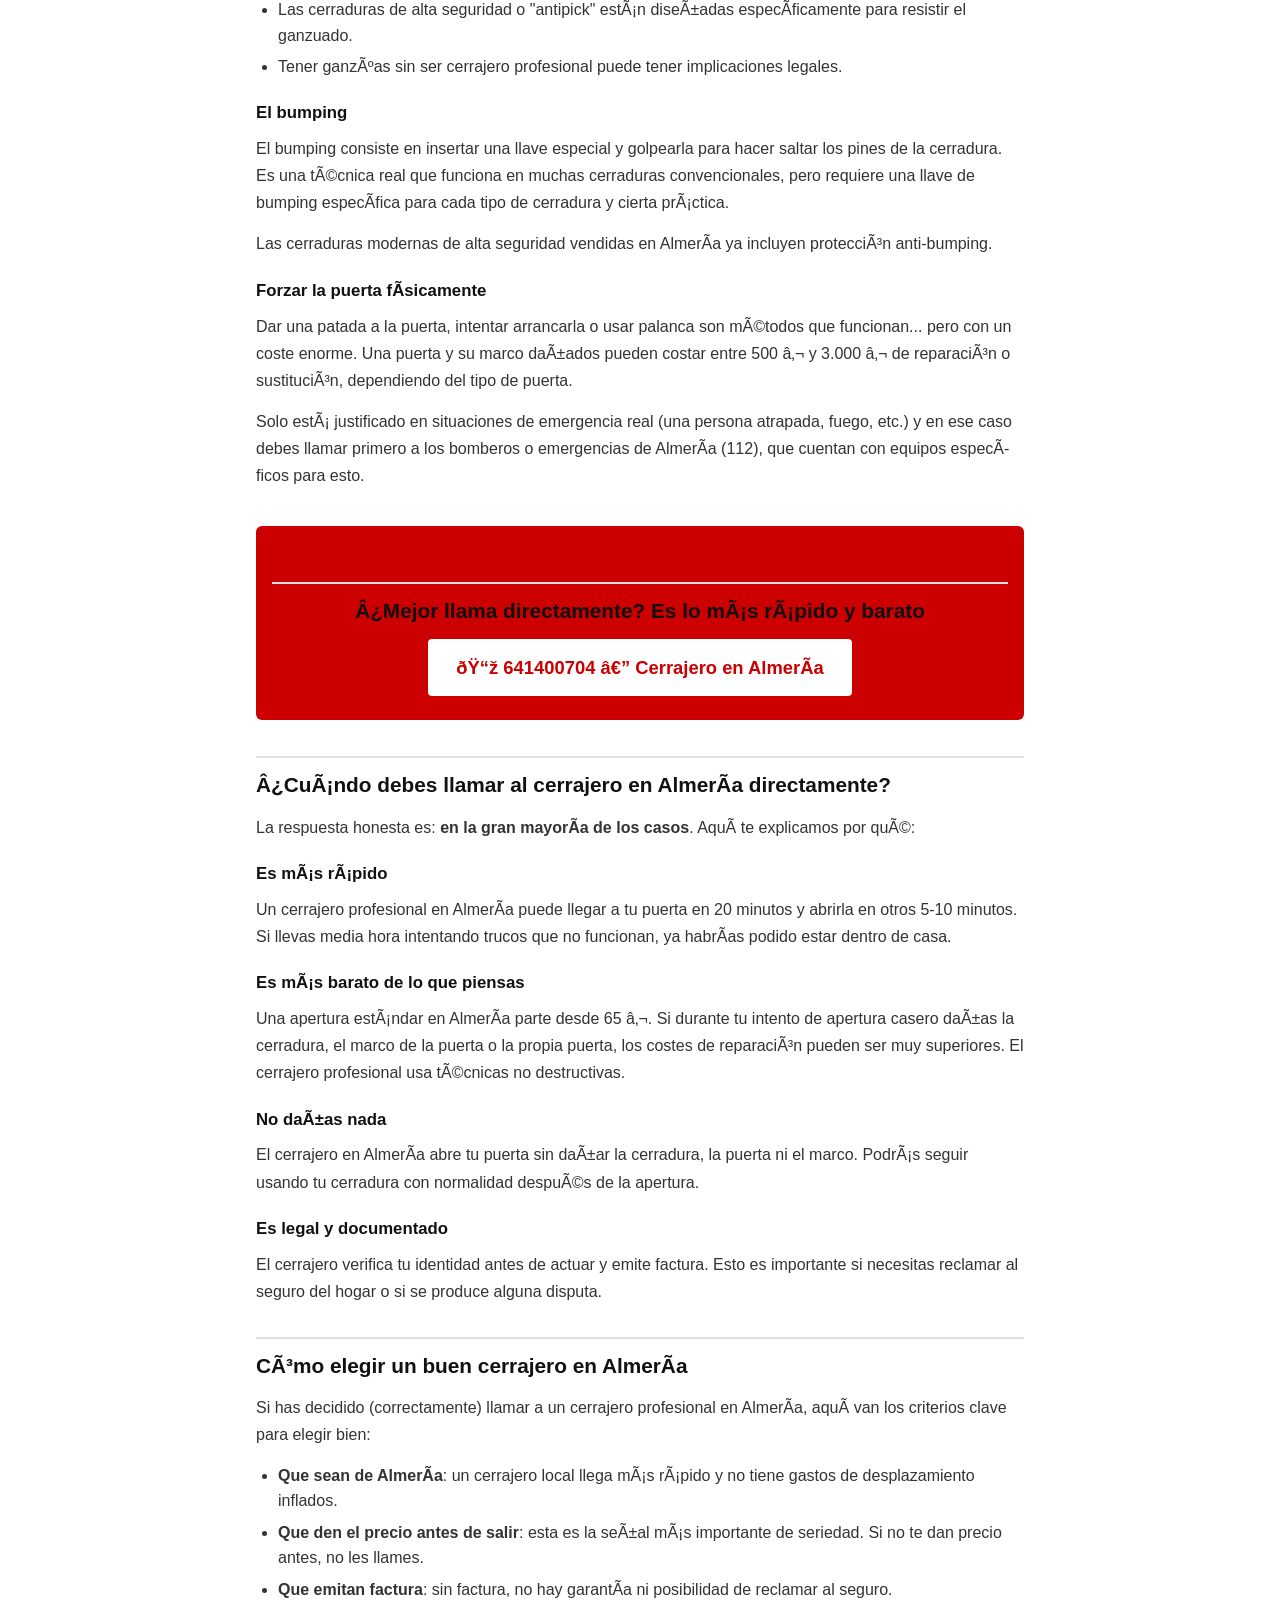
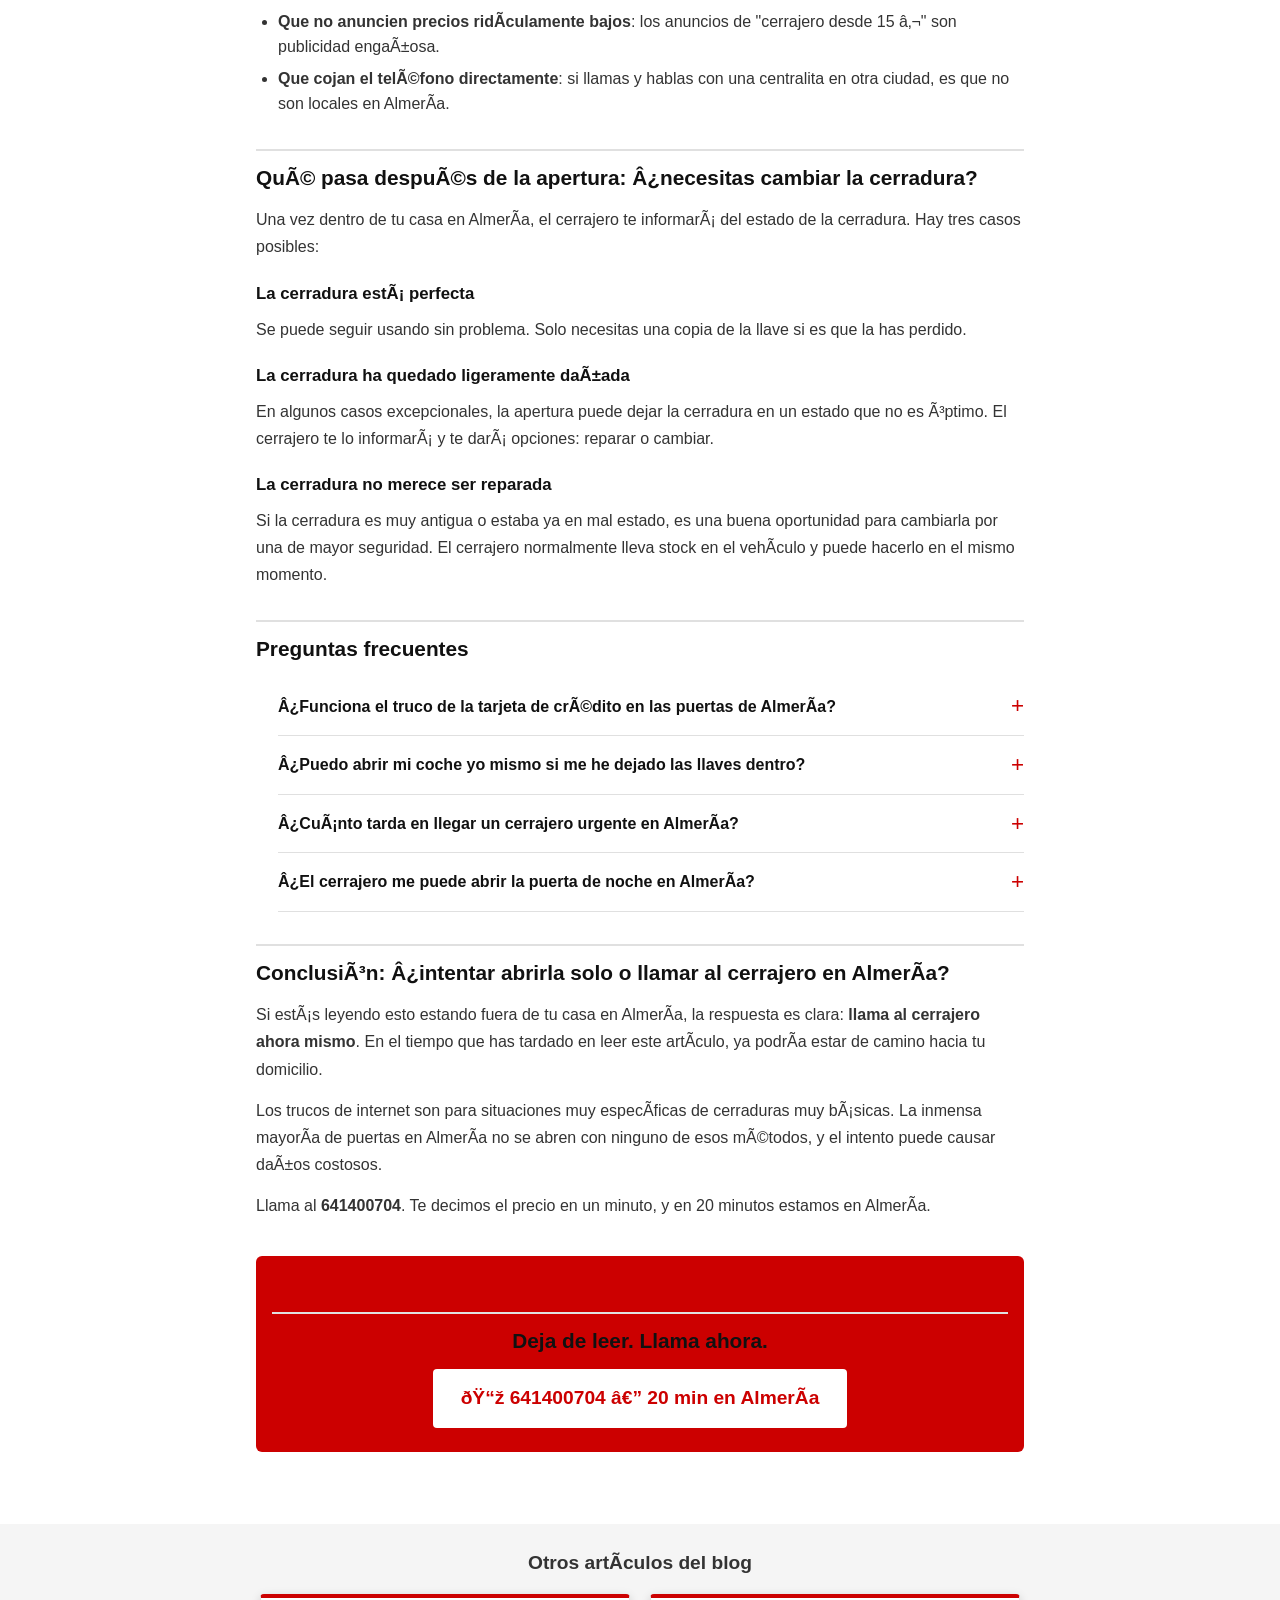
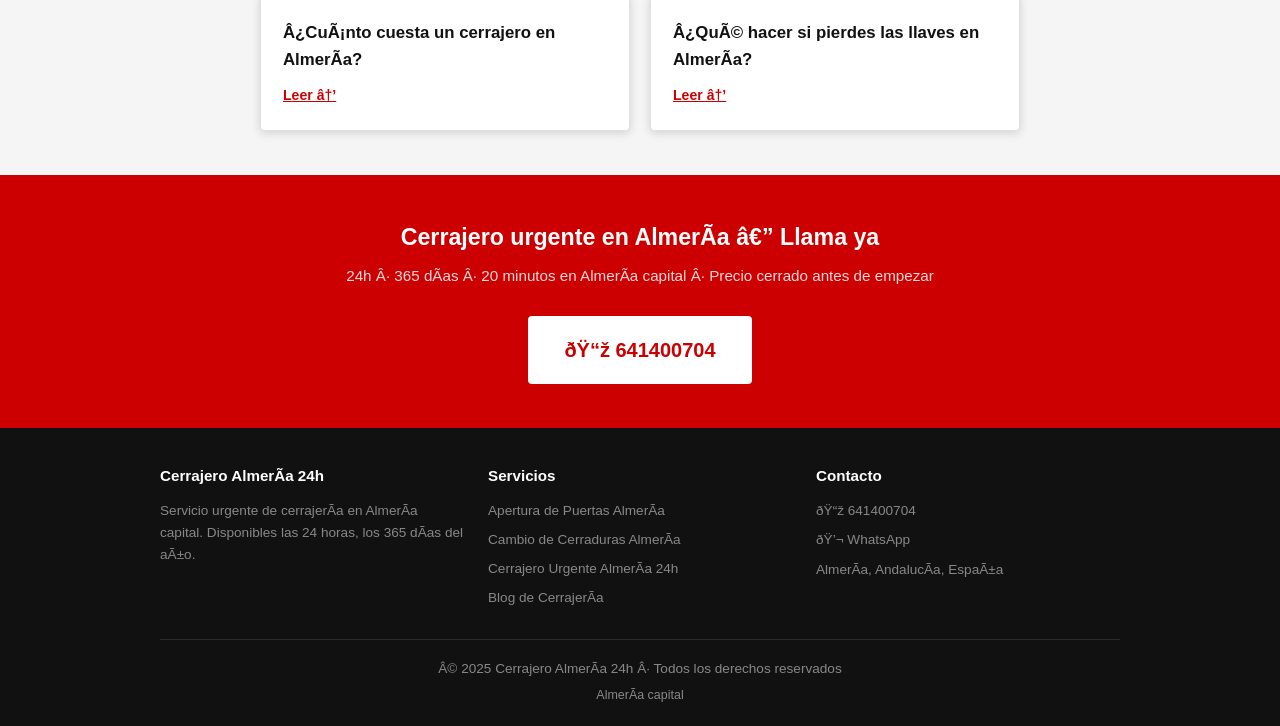
<file: blog/como-abrir-una-puerta-sin-llave/index.html>
﻿<!DOCTYPE html>
<html lang="es">
<head>
  <meta charset="UTF-8">
  <meta name="viewport" content="width=device-width, initial-scale=1.0">
  <title>CÃ³mo abrir una puerta sin llave (y cuÃ¡ndo llamar al cerrajero en AlmerÃ­a)</title>
  <meta name="description" content="Â¿Cerrado fuera de casa en AlmerÃ­a? Descubre quÃ© mÃ©todos existen para abrir una puerta sin llave, cuÃ¡les son seguros y cuÃ¡ndo es mejor llamar al cerrajero. 641400704.">
  <meta name="robots" content="index, follow">
  <link rel="canonical" href="https://cerrajeroindalo.com/blog/como-abrir-una-puerta-sin-llave/">
  <link rel="stylesheet" href="../../css/style.css">
  <link rel="icon" type="image/png" href="../../logoCerrajeroIndalo.png">
  <link rel="apple-touch-icon" href="../../logoCerrajeroIndalo.png">

  <script type="application/ld+json">
  {
    "@context": "https://schema.org",
    "@type": "Article",
    "headline": "CÃ³mo abrir una puerta sin llave (y cuÃ¡ndo llamar al cerrajero en AlmerÃ­a)",
    "description": "GuÃ­a sobre mÃ©todos para abrir una puerta sin llave y cuÃ¡ndo llamar a un cerrajero profesional en AlmerÃ­a.",
    "author": {"@type": "Organization", "name": "Cerrajero AlmerÃ­a 24h"},
    "publisher": {"@type": "Organization", "name": "Cerrajero AlmerÃ­a 24h"},
    "datePublished": "2025-03-20",
    "dateModified": "2025-03-20"
  }
  </script>
</head>
<body>

<header class="site-header">
  <div class="header-top">
    <a href="../../" class="logo">
      <img src="../../logoCerrajeroIndalo.png" alt="Cerrajero AlmerÃ­a 24h" class="logo-mark" width="44" height="44">
      <span class="logo-text">
        <span class="logo-name">Cerrajero AlmerÃ­a 24h</span>
        <span class="logo-tagline">Urgente Â· Sin Esperas Â· 24/7</span>
      </span>
    </a>
    <a href="tel:641400704" class="btn-call">ðŸ“ž 641400704</a>
  </div>
  <nav class="site-nav" aria-label="NavegaciÃ³n principal">
    <ul>
      <li><a href="../../">Inicio</a></li>
      <li><a href="../../apertura-puertas-almeria/">Apertura de Puertas</a></li>
      <li><a href="../../cambio-cerraduras-almeria/">Cambio de Cerraduras</a></li>
      <li><a href="../../cerrajero-urgente-almeria/">Urgencias 24h</a></li>
      <li><a href="../" class="active">Blog</a></li>
    </ul>
  </nav>
</header>

<div class="trust-bar">âœ… Disponible ahora &nbsp;Â·&nbsp; ðŸ“ž 641400704 &nbsp;Â·&nbsp; ðŸ• 20 min en AlmerÃ­a</div>

<section class="page-hero">
  <h1>CÃ³mo abrir una puerta sin llave<br><span style="font-size:0.8em; color:#bbb;">y cuÃ¡ndo llamar al cerrajero en AlmerÃ­a</span></h1>
  <p>Antes de intentar nada que pueda daÃ±ar tu puerta, lee esto. Puede ahorrarte dinero y disgustos.</p>
</section>

<article class="article-body">

  <p>Te has quedado fuera de tu casa en AlmerÃ­a sin las llaves. Es una situaciÃ³n frustrante que le pasa a miles de personas cada aÃ±o. La primera reacciÃ³n suele ser intentar abrir la puerta por tus propios medios, buscando algÃºn truco en internet. Este artÃ­culo te explica cuÃ¡les son las opciones reales, quÃ© riesgos tienen, y cuÃ¡ndo lo mÃ¡s inteligente es llamar directamente a un cerrajero profesional en AlmerÃ­a.</p>

  <p><strong>Aviso importante</strong>: la informaciÃ³n de este artÃ­culo es de carÃ¡cter educativo. Nunca intentes abrir una puerta que no sea la tuya. La apertura de viviendas ajenas sin autorizaciÃ³n es un delito en EspaÃ±a.</p>

  <h2>Lo primero: Â¿tienes realmente que abrir la puerta ahora mismo?</h2>

  <p>Antes de pasar a los mÃ©todos, hazte estas preguntas:</p>

  <ul>
    <li>Â¿Hay alguien en casa que pueda abrir desde dentro? (Llama antes de hacer nada)</li>
    <li>Â¿Tienes una llave de repuesto en casa de un familiar en AlmerÃ­a?</li>
    <li>Â¿El propietario o el administrador de la finca tiene llave?</li>
    <li>Â¿Hay una ventana o balcÃ³n accesible de forma segura? (Solo si estÃ¡s en planta baja)</li>
  </ul>

  <p>Si ninguna de estas opciones funciona, sigue leyendo.</p>

  <h2>MÃ©todos para abrir una puerta sin llave: lo que dice la realidad</h2>

  <p>En internet circulan muchos vÃ­deos y tutoriales sobre cÃ³mo abrir puertas sin llave con tarjetas de crÃ©dito, alambres o pasadores de pelo. AquÃ­ te contamos la verdad sobre cada uno:</p>

  <h3>La tarjeta de crÃ©dito (o tarjeta rÃ­gida)</h3>

  <p>Este es el mÃ©todo mÃ¡s popular y el que mÃ¡s se ve en pelÃ­culas. <strong>Funciona solo en un tipo muy especÃ­fico de cerradura</strong>: la que tiene un pestillo biselado (tipo "latch") sin enclavamiento. Es decir, esas cerraduras donde basta con girar el pomo para abrir desde dentro y que no tienen llave para la vuelta.</p>

  <p>En la mayorÃ­a de puertas de viviendas en AlmerÃ­a esto no funciona porque:</p>
  <ul>
    <li>Las cerraduras de bombo europeo no tienen pestillo biselado accesible.</li>
    <li>Aunque la cerradura tenga pestillo, la puerta suele tener tambiÃ©n el seguro echado.</li>
    <li>Las cerraduras de seguridad son completamente inmunes a este mÃ©todo.</li>
  </ul>

  <p>ConclusiÃ³n: si tienes una cerradura estÃ¡ndar en tu piso de AlmerÃ­a, la tarjeta de crÃ©dito no va a funcionar. Y si fuerza el intento, puedes doblar o romper la tarjeta y daÃ±ar el marco de la puerta.</p>

  <h3>GanzÃºas y herramientas de apertura</h3>

  <p>El ganzuado es una tÃ©cnica profesional que consiste en manipular los pines del cilindro de la cerradura para abrirla sin la llave original. En manos de un cerrajero profesional en AlmerÃ­a, puede abrir la mayorÃ­a de cerraduras estÃ¡ndar sin daÃ±os.</p>

  <p>Lo que hay que saber sobre esta tÃ©cnica:</p>
  <ul>
    <li>Requiere formaciÃ³n especÃ­fica y herramientas profesionales.</li>
    <li>Sin formaciÃ³n, es muy difÃ­cil que funcione, y es fÃ¡cil daÃ±ar el mecanismo.</li>
    <li>Las cerraduras de alta seguridad o "antipick" estÃ¡n diseÃ±adas especÃ­ficamente para resistir el ganzuado.</li>
    <li>Tener ganzÃºas sin ser cerrajero profesional puede tener implicaciones legales.</li>
  </ul>

  <h3>El bumping</h3>

  <p>El bumping consiste en insertar una llave especial y golpearla para hacer saltar los pines de la cerradura. Es una tÃ©cnica real que funciona en muchas cerraduras convencionales, pero requiere una llave de bumping especÃ­fica para cada tipo de cerradura y cierta prÃ¡ctica.</p>

  <p>Las cerraduras modernas de alta seguridad vendidas en AlmerÃ­a ya incluyen protecciÃ³n anti-bumping.</p>

  <h3>Forzar la puerta fÃ­sicamente</h3>

  <p>Dar una patada a la puerta, intentar arrancarla o usar palanca son mÃ©todos que funcionan... pero con un coste enorme. Una puerta y su marco daÃ±ados pueden costar entre 500 â‚¬ y 3.000 â‚¬ de reparaciÃ³n o sustituciÃ³n, dependiendo del tipo de puerta.</p>

  <p>Solo estÃ¡ justificado en situaciones de emergencia real (una persona atrapada, fuego, etc.) y en ese caso debes llamar primero a los bomberos o emergencias de AlmerÃ­a (112), que cuentan con equipos especÃ­ficos para esto.</p>

  <div class="cta-inline">
    <h2>Â¿Mejor llama directamente? Es lo mÃ¡s rÃ¡pido y barato</h2>
    <a href="tel:641400704" class="btn-call-white">ðŸ“ž 641400704 â€” Cerrajero en AlmerÃ­a</a>
  </div>

  <h2>Â¿CuÃ¡ndo debes llamar al cerrajero en AlmerÃ­a directamente?</h2>

  <p>La respuesta honesta es: <strong>en la gran mayorÃ­a de los casos</strong>. AquÃ­ te explicamos por quÃ©:</p>

  <h3>Es mÃ¡s rÃ¡pido</h3>
  <p>Un cerrajero profesional en AlmerÃ­a puede llegar a tu puerta en 20 minutos y abrirla en otros 5-10 minutos. Si llevas media hora intentando trucos que no funcionan, ya habrÃ­as podido estar dentro de casa.</p>

  <h3>Es mÃ¡s barato de lo que piensas</h3>
  <p>Una apertura estÃ¡ndar en AlmerÃ­a parte desde 65 â‚¬. Si durante tu intento de apertura casero daÃ±as la cerradura, el marco de la puerta o la propia puerta, los costes de reparaciÃ³n pueden ser muy superiores. El cerrajero profesional usa tÃ©cnicas no destructivas.</p>

  <h3>No daÃ±as nada</h3>
  <p>El cerrajero en AlmerÃ­a abre tu puerta sin daÃ±ar la cerradura, la puerta ni el marco. PodrÃ¡s seguir usando tu cerradura con normalidad despuÃ©s de la apertura.</p>

  <h3>Es legal y documentado</h3>
  <p>El cerrajero verifica tu identidad antes de actuar y emite factura. Esto es importante si necesitas reclamar al seguro del hogar o si se produce alguna disputa.</p>

  <h2>CÃ³mo elegir un buen cerrajero en AlmerÃ­a</h2>

  <p>Si has decidido (correctamente) llamar a un cerrajero profesional en AlmerÃ­a, aquÃ­ van los criterios clave para elegir bien:</p>

  <ul>
    <li><strong>Que sean de AlmerÃ­a</strong>: un cerrajero local llega mÃ¡s rÃ¡pido y no tiene gastos de desplazamiento inflados.</li>
    <li><strong>Que den el precio antes de salir</strong>: esta es la seÃ±al mÃ¡s importante de seriedad. Si no te dan precio antes, no les llames.</li>
    <li><strong>Que emitan factura</strong>: sin factura, no hay garantÃ­a ni posibilidad de reclamar al seguro.</li>
    <li><strong>Que no anuncien precios ridÃ­culamente bajos</strong>: los anuncios de "cerrajero desde 15 â‚¬" son publicidad engaÃ±osa.</li>
    <li><strong>Que cojan el telÃ©fono directamente</strong>: si llamas y hablas con una centralita en otra ciudad, es que no son locales en AlmerÃ­a.</li>
  </ul>

  <h2>QuÃ© pasa despuÃ©s de la apertura: Â¿necesitas cambiar la cerradura?</h2>

  <p>Una vez dentro de tu casa en AlmerÃ­a, el cerrajero te informarÃ¡ del estado de la cerradura. Hay tres casos posibles:</p>

  <h3>La cerradura estÃ¡ perfecta</h3>
  <p>Se puede seguir usando sin problema. Solo necesitas una copia de la llave si es que la has perdido.</p>

  <h3>La cerradura ha quedado ligeramente daÃ±ada</h3>
  <p>En algunos casos excepcionales, la apertura puede dejar la cerradura en un estado que no es Ã³ptimo. El cerrajero te lo informarÃ¡ y te darÃ¡ opciones: reparar o cambiar.</p>

  <h3>La cerradura no merece ser reparada</h3>
  <p>Si la cerradura es muy antigua o estaba ya en mal estado, es una buena oportunidad para cambiarla por una de mayor seguridad. El cerrajero normalmente lleva stock en el vehÃ­culo y puede hacerlo en el mismo momento.</p>

  <h2>Preguntas frecuentes</h2>

  <ul class="faq-list">
    <details class="faq-item">
      <summary>Â¿Funciona el truco de la tarjeta de crÃ©dito en las puertas de AlmerÃ­a?</summary>
      <p>En la gran mayorÃ­a de casos, no. Las puertas de los pisos de AlmerÃ­a tienen cerraduras de bombo europeo o cerraduras de seguridad que no se pueden abrir con una tarjeta. El truco solo funciona en cerraduras de pestillo sin enclavamiento, que son poco comunes en viviendas.</p>
    </details>
    <details class="faq-item">
      <summary>Â¿Puedo abrir mi coche yo mismo si me he dejado las llaves dentro?</summary>
      <p>Algunos vehÃ­culos tienen sistemas de apertura de emergencia o apps del fabricante que permiten abrirlo. Consulta el manual de tu vehÃ­culo o llama al servicio de asistencia en carretera si tienes seguro. TambiÃ©n podemos abrirte el coche en AlmerÃ­a como cerrajero. Llama al 641400704.</p>
    </details>
    <details class="faq-item">
      <summary>Â¿CuÃ¡nto tarda en llegar un cerrajero urgente en AlmerÃ­a?</summary>
      <p>En AlmerÃ­a capital, nuestro tiempo medio de llegada es de 15 a 20 minutos desde que llamas.</p>
    </details>
    <details class="faq-item">
      <summary>Â¿El cerrajero me puede abrir la puerta de noche en AlmerÃ­a?</summary>
      <p>SÃ­. Nuestro servicio de cerrajero urgente en AlmerÃ­a estÃ¡ disponible las 24 horas, incluidas las madrugadas y los festivos. El precio nocturno es algo superior al diurno, y siempre se comunica antes de desplazarse.</p>
    </details>
  </ul>

  <h2>ConclusiÃ³n: Â¿intentar abrirla solo o llamar al cerrajero en AlmerÃ­a?</h2>

  <p>Si estÃ¡s leyendo esto estando fuera de tu casa en AlmerÃ­a, la respuesta es clara: <strong>llama al cerrajero ahora mismo</strong>. En el tiempo que has tardado en leer este artÃ­culo, ya podrÃ­a estar de camino hacia tu domicilio.</p>

  <p>Los trucos de internet son para situaciones muy especÃ­ficas de cerraduras muy bÃ¡sicas. La inmensa mayorÃ­a de puertas en AlmerÃ­a no se abren con ninguno de esos mÃ©todos, y el intento puede causar daÃ±os costosos.</p>

  <p>Llama al <strong>641400704</strong>. Te decimos el precio en un minuto, y en 20 minutos estamos en AlmerÃ­a.</p>

  <div class="cta-inline">
    <h2>Deja de leer. Llama ahora.</h2>
    <a href="tel:641400704" class="btn-call-white" style="font-size:1.2rem;">ðŸ“ž 641400704 â€” 20 min en AlmerÃ­a</a>
  </div>

</article>

<section class="section section-gray" style="padding-top:24px;">
  <div class="container" style="max-width:760px;">
    <h2 style="font-size:1.2rem; margin-bottom:16px; text-align:center;">Otros artÃ­culos del blog</h2>
    <div class="blog-grid" style="grid-template-columns:1fr 1fr;">
      <div class="blog-card">
        <h2><a href="../cuanto-cuesta-un-cerrajero-almeria/">Â¿CuÃ¡nto cuesta un cerrajero en AlmerÃ­a?</a></h2>
        <a href="../cuanto-cuesta-un-cerrajero-almeria/" class="read-more">Leer â†’</a>
      </div>
      <div class="blog-card">
        <h2><a href="../que-hacer-si-pierdes-las-llaves-almeria/">Â¿QuÃ© hacer si pierdes las llaves en AlmerÃ­a?</a></h2>
        <a href="../que-hacer-si-pierdes-las-llaves-almeria/" class="read-more">Leer â†’</a>
      </div>
    </div>
  </div>
</section>

<section class="section section-red">
  <div class="container" style="text-align:center;">
    <h2 class="section-title">Cerrajero urgente en AlmerÃ­a â€” Llama ya</h2>
    <p class="section-sub">24h Â· 365 dÃ­as Â· 20 minutos en AlmerÃ­a capital Â· Precio cerrado antes de empezar</p>
    <a href="tel:641400704" class="btn-call-white" style="font-size:1.25rem; padding:18px 36px;">ðŸ“ž 641400704</a>
  </div>
</section>

<a href="tel:641400704" class="mobile-call-bar">ðŸ“ž Llamar: 641400704</a>
<a href="https://wa.me/34641400704" class="whatsapp-float" target="_blank" rel="noopener noreferrer" aria-label="WhatsApp">ðŸ’¬</a>

<footer class="site-footer">
  <div class="footer-grid">
    <div class="footer-col">
      <h4>Cerrajero AlmerÃ­a 24h</h4>
      <p>Servicio urgente de cerrajerÃ­a en AlmerÃ­a capital. Disponibles las 24 horas, los 365 dÃ­as del aÃ±o.</p>
    </div>
    <div class="footer-col">
      <h4>Servicios</h4>
      <a href="../../apertura-puertas-almeria/">Apertura de Puertas AlmerÃ­a</a>
      <a href="../../cambio-cerraduras-almeria/">Cambio de Cerraduras AlmerÃ­a</a>
      <a href="../../cerrajero-urgente-almeria/">Cerrajero Urgente AlmerÃ­a 24h</a>
      <a href="../">Blog de CerrajerÃ­a</a>
    </div>
    <div class="footer-col">
      <h4>Contacto</h4>
      <a href="tel:641400704">ðŸ“ž 641400704</a>
      <a href="https://wa.me/34641400704" target="_blank" rel="noopener noreferrer">ðŸ’¬ WhatsApp</a>
      <p style="margin-top:8px;">AlmerÃ­a, AndalucÃ­a, EspaÃ±a</p>
    </div>
  </div>
  <div class="footer-bottom">
    <p>Â© 2025 Cerrajero AlmerÃ­a 24h Â· Todos los derechos reservados</p>
    <p style="margin-top:6px; font-size:0.78rem;">AlmerÃ­a capital</p>
  </div>
</footer>

</body>
</html>
</file>
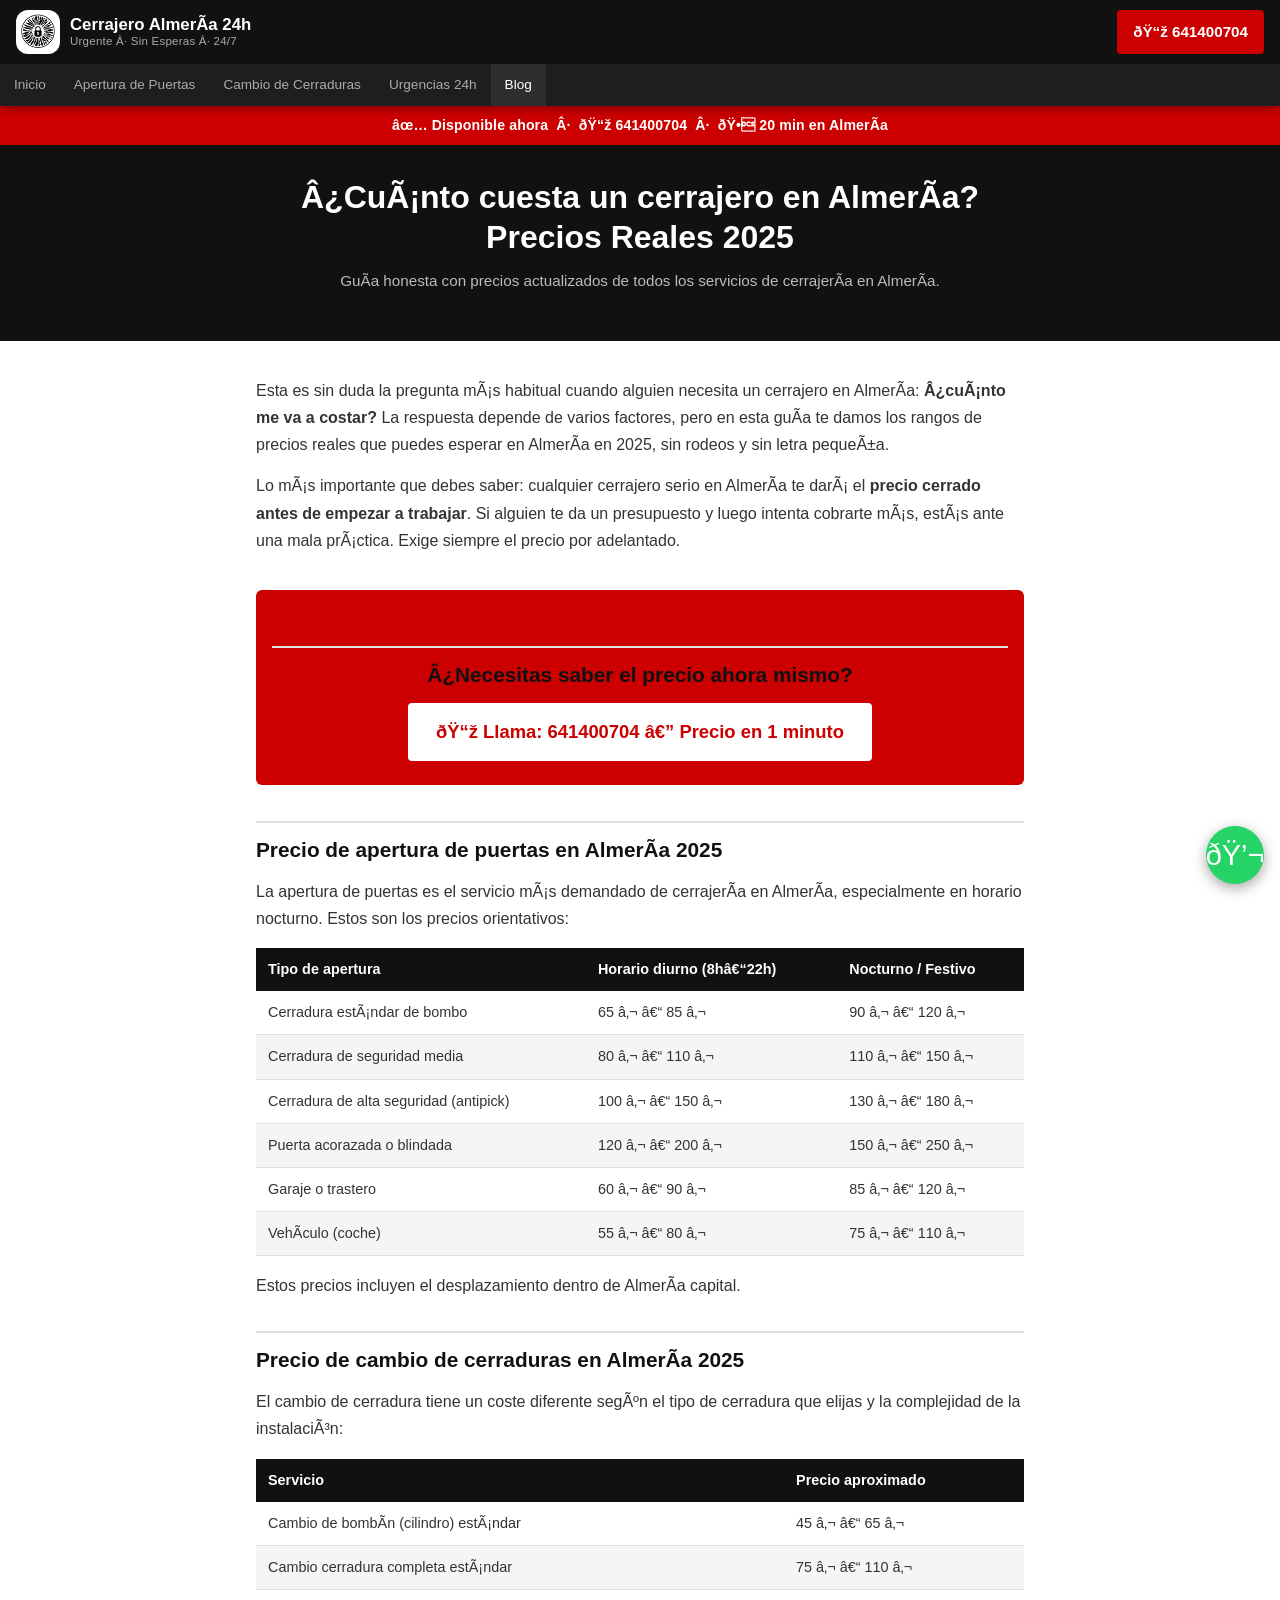
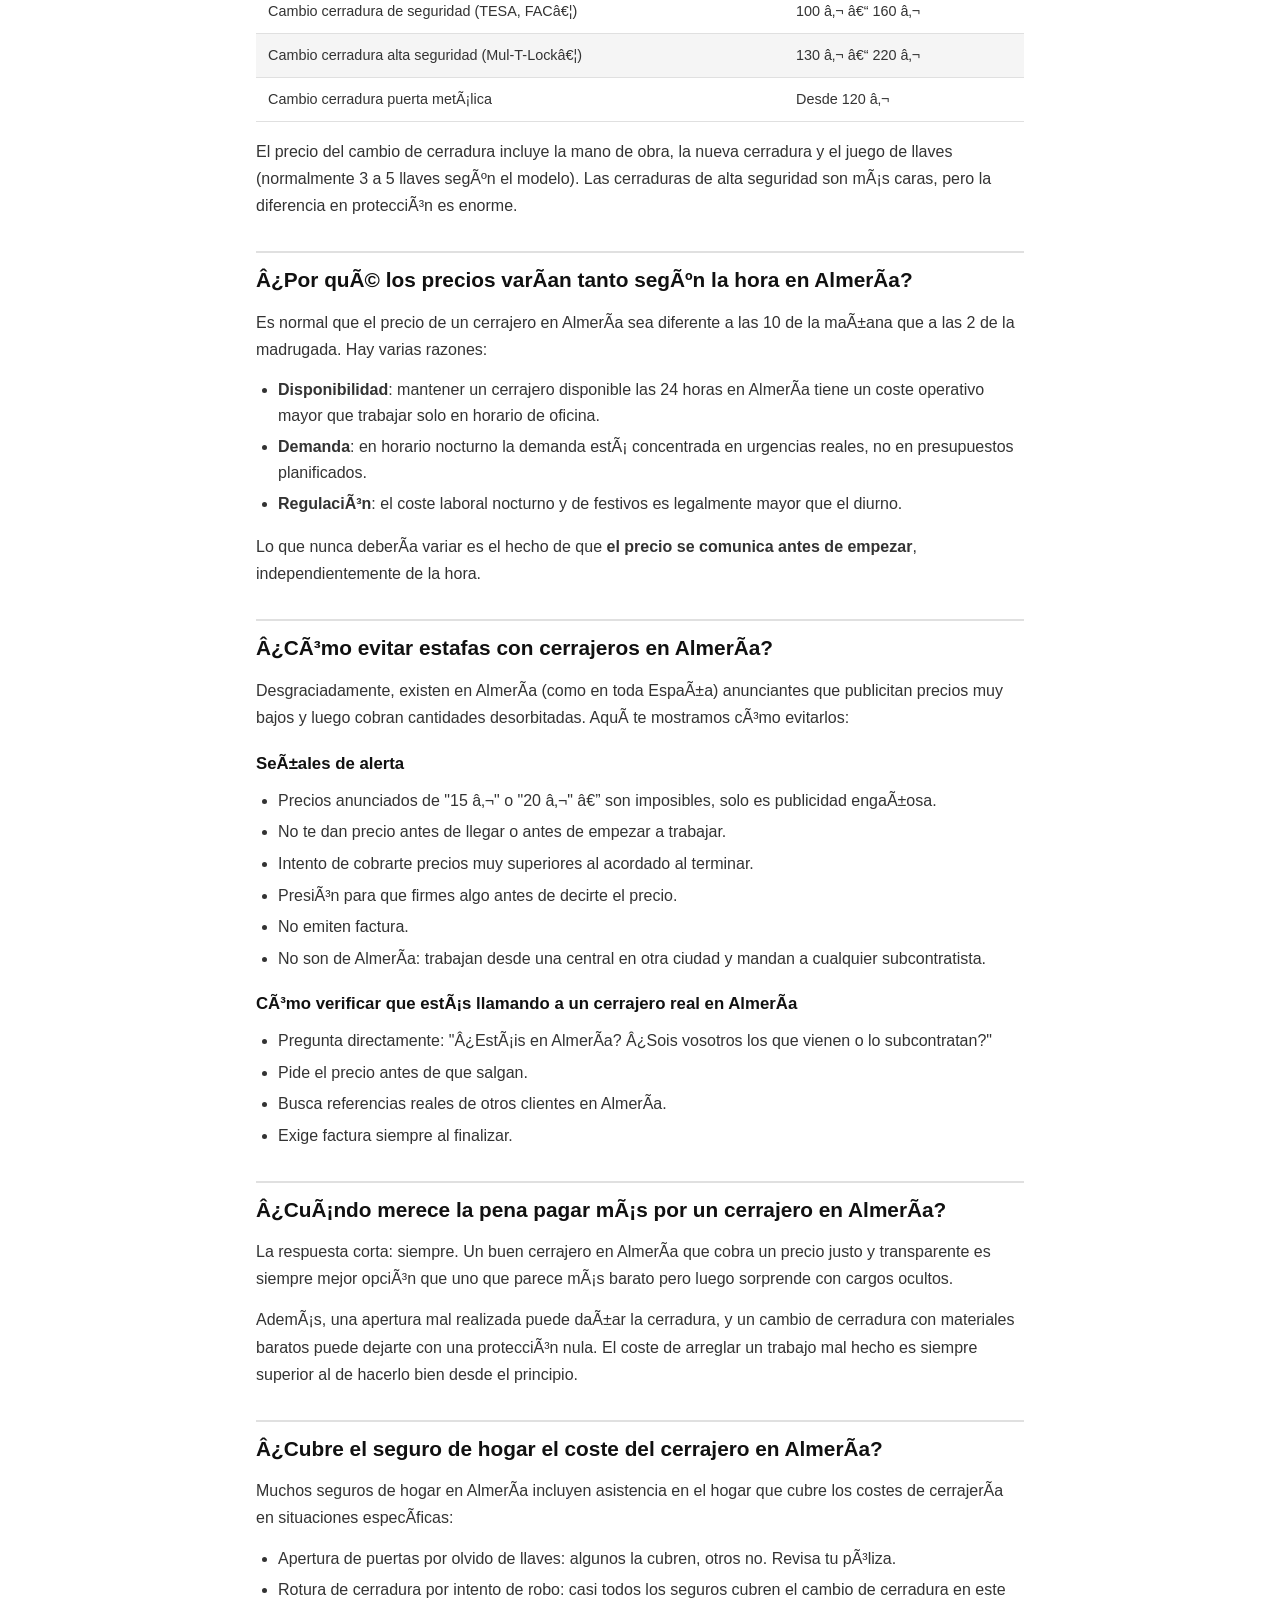
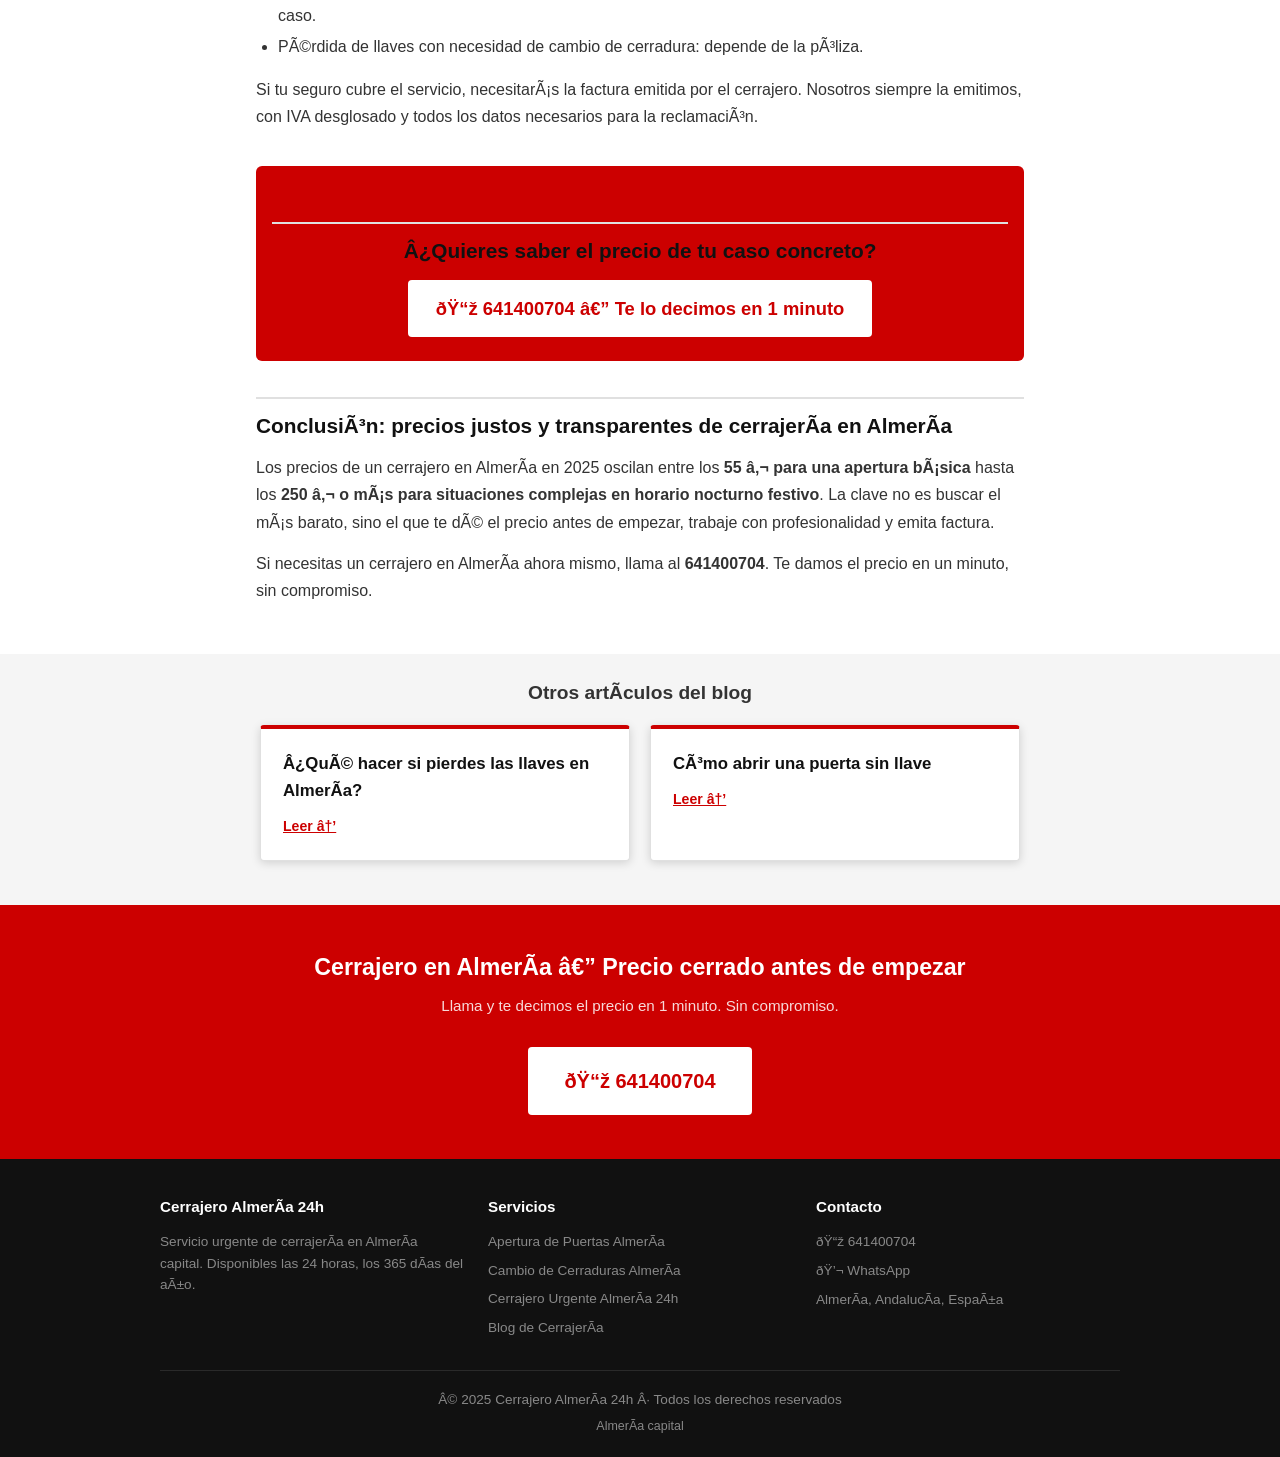
<file: blog/cuanto-cuesta-un-cerrajero-almeria/index.html>
﻿<!DOCTYPE html>
<html lang="es">
<head>
  <meta charset="UTF-8">
  <meta name="viewport" content="width=device-width, initial-scale=1.0">
  <title>Â¿CuÃ¡nto cuesta un cerrajero en AlmerÃ­a? Precios Reales 2025</title>
  <meta name="description" content="Descubre cuÃ¡nto cuesta un cerrajero en AlmerÃ­a en 2025. Precios reales de apertura de puertas, cambio de cerraduras, urgencias nocturnas y festivos. Sin sorpresas.">
  <meta name="robots" content="index, follow">
  <link rel="canonical" href="https://cerrajeroindalo.com/blog/cuanto-cuesta-un-cerrajero-almeria/">
  <link rel="stylesheet" href="../../css/style.css">
  <link rel="icon" type="image/png" href="../../logoCerrajeroIndalo.png">
  <link rel="apple-touch-icon" href="../../logoCerrajeroIndalo.png">

  <script type="application/ld+json">
  {
    "@context": "https://schema.org",
    "@type": "Article",
    "headline": "Â¿CuÃ¡nto cuesta un cerrajero en AlmerÃ­a? Precios reales 2025",
    "description": "GuÃ­a completa de precios de cerrajerÃ­a en AlmerÃ­a. Apertura de puertas, cambio de cerraduras y urgencias.",
    "author": {"@type": "Organization", "name": "Cerrajero AlmerÃ­a 24h"},
    "publisher": {"@type": "Organization", "name": "Cerrajero AlmerÃ­a 24h"},
    "datePublished": "2025-05-01",
    "dateModified": "2025-05-01"
  }
  </script>
</head>
<body>

<header class="site-header">
  <div class="header-top">
    <a href="../../" class="logo">
      <img src="../../logoCerrajeroIndalo.png" alt="Cerrajero AlmerÃ­a 24h" class="logo-mark" width="44" height="44">
      <span class="logo-text">
        <span class="logo-name">Cerrajero AlmerÃ­a 24h</span>
        <span class="logo-tagline">Urgente Â· Sin Esperas Â· 24/7</span>
      </span>
    </a>
    <a href="tel:641400704" class="btn-call">ðŸ“ž 641400704</a>
  </div>
  <nav class="site-nav" aria-label="NavegaciÃ³n principal">
    <ul>
      <li><a href="../../">Inicio</a></li>
      <li><a href="../../apertura-puertas-almeria/">Apertura de Puertas</a></li>
      <li><a href="../../cambio-cerraduras-almeria/">Cambio de Cerraduras</a></li>
      <li><a href="../../cerrajero-urgente-almeria/">Urgencias 24h</a></li>
      <li><a href="../" class="active">Blog</a></li>
    </ul>
  </nav>
</header>

<div class="trust-bar">âœ… Disponible ahora &nbsp;Â·&nbsp; ðŸ“ž 641400704 &nbsp;Â·&nbsp; ðŸ• 20 min en AlmerÃ­a</div>

<section class="page-hero">
  <h1>Â¿CuÃ¡nto cuesta un cerrajero en AlmerÃ­a?<br>Precios Reales 2025</h1>
  <p>GuÃ­a honesta con precios actualizados de todos los servicios de cerrajerÃ­a en AlmerÃ­a.</p>
</section>

<article class="article-body">

  <p>Esta es sin duda la pregunta mÃ¡s habitual cuando alguien necesita un cerrajero en AlmerÃ­a: <strong>Â¿cuÃ¡nto me va a costar?</strong> La respuesta depende de varios factores, pero en esta guÃ­a te damos los rangos de precios reales que puedes esperar en AlmerÃ­a en 2025, sin rodeos y sin letra pequeÃ±a.</p>

  <p>Lo mÃ¡s importante que debes saber: cualquier cerrajero serio en AlmerÃ­a te darÃ¡ el <strong>precio cerrado antes de empezar a trabajar</strong>. Si alguien te da un presupuesto y luego intenta cobrarte mÃ¡s, estÃ¡s ante una mala prÃ¡ctica. Exige siempre el precio por adelantado.</p>

  <div class="cta-inline">
    <h2>Â¿Necesitas saber el precio ahora mismo?</h2>
    <a href="tel:641400704" class="btn-call-white">ðŸ“ž Llama: 641400704 â€” Precio en 1 minuto</a>
  </div>

  <h2>Precio de apertura de puertas en AlmerÃ­a 2025</h2>

  <p>La apertura de puertas es el servicio mÃ¡s demandado de cerrajerÃ­a en AlmerÃ­a, especialmente en horario nocturno. Estos son los precios orientativos:</p>

  <table class="price-table">
    <thead>
      <tr><th>Tipo de apertura</th><th>Horario diurno (8hâ€“22h)</th><th>Nocturno / Festivo</th></tr>
    </thead>
    <tbody>
      <tr><td>Cerradura estÃ¡ndar de bombo</td><td>65 â‚¬ â€“ 85 â‚¬</td><td>90 â‚¬ â€“ 120 â‚¬</td></tr>
      <tr><td>Cerradura de seguridad media</td><td>80 â‚¬ â€“ 110 â‚¬</td><td>110 â‚¬ â€“ 150 â‚¬</td></tr>
      <tr><td>Cerradura de alta seguridad (antipick)</td><td>100 â‚¬ â€“ 150 â‚¬</td><td>130 â‚¬ â€“ 180 â‚¬</td></tr>
      <tr><td>Puerta acorazada o blindada</td><td>120 â‚¬ â€“ 200 â‚¬</td><td>150 â‚¬ â€“ 250 â‚¬</td></tr>
      <tr><td>Garaje o trastero</td><td>60 â‚¬ â€“ 90 â‚¬</td><td>85 â‚¬ â€“ 120 â‚¬</td></tr>
      <tr><td>VehÃ­culo (coche)</td><td>55 â‚¬ â€“ 80 â‚¬</td><td>75 â‚¬ â€“ 110 â‚¬</td></tr>
    </tbody>
  </table>

  <p>Estos precios incluyen el desplazamiento dentro de AlmerÃ­a capital.</p>

  <h2>Precio de cambio de cerraduras en AlmerÃ­a 2025</h2>

  <p>El cambio de cerradura tiene un coste diferente segÃºn el tipo de cerradura que elijas y la complejidad de la instalaciÃ³n:</p>

  <table class="price-table">
    <thead>
      <tr><th>Servicio</th><th>Precio aproximado</th></tr>
    </thead>
    <tbody>
      <tr><td>Cambio de bombÃ­n (cilindro) estÃ¡ndar</td><td>45 â‚¬ â€“ 65 â‚¬</td></tr>
      <tr><td>Cambio cerradura completa estÃ¡ndar</td><td>75 â‚¬ â€“ 110 â‚¬</td></tr>
      <tr><td>Cambio cerradura de seguridad (TESA, FACâ€¦)</td><td>100 â‚¬ â€“ 160 â‚¬</td></tr>
      <tr><td>Cambio cerradura alta seguridad (Mul-T-Lockâ€¦)</td><td>130 â‚¬ â€“ 220 â‚¬</td></tr>
      <tr><td>Cambio cerradura puerta metÃ¡lica</td><td>Desde 120 â‚¬</td></tr>
    </tbody>
  </table>

  <p>El precio del cambio de cerradura incluye la mano de obra, la nueva cerradura y el juego de llaves (normalmente 3 a 5 llaves segÃºn el modelo). Las cerraduras de alta seguridad son mÃ¡s caras, pero la diferencia en protecciÃ³n es enorme.</p>

  <h2>Â¿Por quÃ© los precios varÃ­an tanto segÃºn la hora en AlmerÃ­a?</h2>

  <p>Es normal que el precio de un cerrajero en AlmerÃ­a sea diferente a las 10 de la maÃ±ana que a las 2 de la madrugada. Hay varias razones:</p>

  <ul>
    <li><strong>Disponibilidad</strong>: mantener un cerrajero disponible las 24 horas en AlmerÃ­a tiene un coste operativo mayor que trabajar solo en horario de oficina.</li>
    <li><strong>Demanda</strong>: en horario nocturno la demanda estÃ¡ concentrada en urgencias reales, no en presupuestos planificados.</li>
    <li><strong>RegulaciÃ³n</strong>: el coste laboral nocturno y de festivos es legalmente mayor que el diurno.</li>
  </ul>

  <p>Lo que nunca deberÃ­a variar es el hecho de que <strong>el precio se comunica antes de empezar</strong>, independientemente de la hora.</p>

  <h2>Â¿CÃ³mo evitar estafas con cerrajeros en AlmerÃ­a?</h2>

  <p>Desgraciadamente, existen en AlmerÃ­a (como en toda EspaÃ±a) anunciantes que publicitan precios muy bajos y luego cobran cantidades desorbitadas. AquÃ­ te mostramos cÃ³mo evitarlos:</p>

  <h3>SeÃ±ales de alerta</h3>
  <ul>
    <li>Precios anunciados de "15 â‚¬" o "20 â‚¬" â€” son imposibles, solo es publicidad engaÃ±osa.</li>
    <li>No te dan precio antes de llegar o antes de empezar a trabajar.</li>
    <li>Intento de cobrarte precios muy superiores al acordado al terminar.</li>
    <li>PresiÃ³n para que firmes algo antes de decirte el precio.</li>
    <li>No emiten factura.</li>
    <li>No son de AlmerÃ­a: trabajan desde una central en otra ciudad y mandan a cualquier subcontratista.</li>
  </ul>

  <h3>CÃ³mo verificar que estÃ¡s llamando a un cerrajero real en AlmerÃ­a</h3>
  <ul>
    <li>Pregunta directamente: "Â¿EstÃ¡is en AlmerÃ­a? Â¿Sois vosotros los que vienen o lo subcontratan?"</li>
    <li>Pide el precio antes de que salgan.</li>
    <li>Busca referencias reales de otros clientes en AlmerÃ­a.</li>
    <li>Exige factura siempre al finalizar.</li>
  </ul>

  <h2>Â¿CuÃ¡ndo merece la pena pagar mÃ¡s por un cerrajero en AlmerÃ­a?</h2>

  <p>La respuesta corta: siempre. Un buen cerrajero en AlmerÃ­a que cobra un precio justo y transparente es siempre mejor opciÃ³n que uno que parece mÃ¡s barato pero luego sorprende con cargos ocultos.</p>

  <p>AdemÃ¡s, una apertura mal realizada puede daÃ±ar la cerradura, y un cambio de cerradura con materiales baratos puede dejarte con una protecciÃ³n nula. El coste de arreglar un trabajo mal hecho es siempre superior al de hacerlo bien desde el principio.</p>

  <h2>Â¿Cubre el seguro de hogar el coste del cerrajero en AlmerÃ­a?</h2>

  <p>Muchos seguros de hogar en AlmerÃ­a incluyen asistencia en el hogar que cubre los costes de cerrajerÃ­a en situaciones especÃ­ficas:</p>

  <ul>
    <li>Apertura de puertas por olvido de llaves: algunos la cubren, otros no. Revisa tu pÃ³liza.</li>
    <li>Rotura de cerradura por intento de robo: casi todos los seguros cubren el cambio de cerradura en este caso.</li>
    <li>PÃ©rdida de llaves con necesidad de cambio de cerradura: depende de la pÃ³liza.</li>
  </ul>

  <p>Si tu seguro cubre el servicio, necesitarÃ¡s la factura emitida por el cerrajero. Nosotros siempre la emitimos, con IVA desglosado y todos los datos necesarios para la reclamaciÃ³n.</p>

  <div class="cta-inline">
    <h2>Â¿Quieres saber el precio de tu caso concreto?</h2>
    <a href="tel:641400704" class="btn-call-white">ðŸ“ž 641400704 â€” Te lo decimos en 1 minuto</a>
  </div>

  <h2>ConclusiÃ³n: precios justos y transparentes de cerrajerÃ­a en AlmerÃ­a</h2>

  <p>Los precios de un cerrajero en AlmerÃ­a en 2025 oscilan entre los <strong>55 â‚¬ para una apertura bÃ¡sica</strong> hasta los <strong>250 â‚¬ o mÃ¡s para situaciones complejas en horario nocturno festivo</strong>. La clave no es buscar el mÃ¡s barato, sino el que te dÃ© el precio antes de empezar, trabaje con profesionalidad y emita factura.</p>

  <p>Si necesitas un cerrajero en AlmerÃ­a ahora mismo, llama al <strong>641400704</strong>. Te damos el precio en un minuto, sin compromiso.</p>

</article>

<section class="section section-gray" style="padding-top:24px;">
  <div class="container" style="max-width:760px;">
    <h2 style="font-size:1.2rem; margin-bottom:16px; text-align:center;">Otros artÃ­culos del blog</h2>
    <div class="blog-grid" style="grid-template-columns:1fr 1fr;">
      <div class="blog-card">
        <h2><a href="../que-hacer-si-pierdes-las-llaves-almeria/">Â¿QuÃ© hacer si pierdes las llaves en AlmerÃ­a?</a></h2>
        <a href="../que-hacer-si-pierdes-las-llaves-almeria/" class="read-more">Leer â†’</a>
      </div>
      <div class="blog-card">
        <h2><a href="../como-abrir-una-puerta-sin-llave/">CÃ³mo abrir una puerta sin llave</a></h2>
        <a href="../como-abrir-una-puerta-sin-llave/" class="read-more">Leer â†’</a>
      </div>
    </div>
  </div>
</section>

<section class="section section-red">
  <div class="container" style="text-align:center;">
    <h2 class="section-title">Cerrajero en AlmerÃ­a â€” Precio cerrado antes de empezar</h2>
    <p class="section-sub">Llama y te decimos el precio en 1 minuto. Sin compromiso.</p>
    <a href="tel:641400704" class="btn-call-white" style="font-size:1.25rem; padding:18px 36px;">ðŸ“ž 641400704</a>
  </div>
</section>

<a href="tel:641400704" class="mobile-call-bar">ðŸ“ž Llamar: 641400704</a>
<a href="https://wa.me/34641400704" class="whatsapp-float" target="_blank" rel="noopener noreferrer" aria-label="WhatsApp">ðŸ’¬</a>

<footer class="site-footer">
  <div class="footer-grid">
    <div class="footer-col">
      <h4>Cerrajero AlmerÃ­a 24h</h4>
      <p>Servicio urgente de cerrajerÃ­a en AlmerÃ­a capital. Disponibles las 24 horas, los 365 dÃ­as del aÃ±o.</p>
    </div>
    <div class="footer-col">
      <h4>Servicios</h4>
      <a href="../../apertura-puertas-almeria/">Apertura de Puertas AlmerÃ­a</a>
      <a href="../../cambio-cerraduras-almeria/">Cambio de Cerraduras AlmerÃ­a</a>
      <a href="../../cerrajero-urgente-almeria/">Cerrajero Urgente AlmerÃ­a 24h</a>
      <a href="../">Blog de CerrajerÃ­a</a>
    </div>
    <div class="footer-col">
      <h4>Contacto</h4>
      <a href="tel:641400704">ðŸ“ž 641400704</a>
      <a href="https://wa.me/34641400704" target="_blank" rel="noopener noreferrer">ðŸ’¬ WhatsApp</a>
      <p style="margin-top:8px;">AlmerÃ­a, AndalucÃ­a, EspaÃ±a</p>
    </div>
  </div>
  <div class="footer-bottom">
    <p>Â© 2025 Cerrajero AlmerÃ­a 24h Â· Todos los derechos reservados</p>
    <p style="margin-top:6px; font-size:0.78rem;">AlmerÃ­a capital</p>
  </div>
</footer>

</body>
</html>
</file>
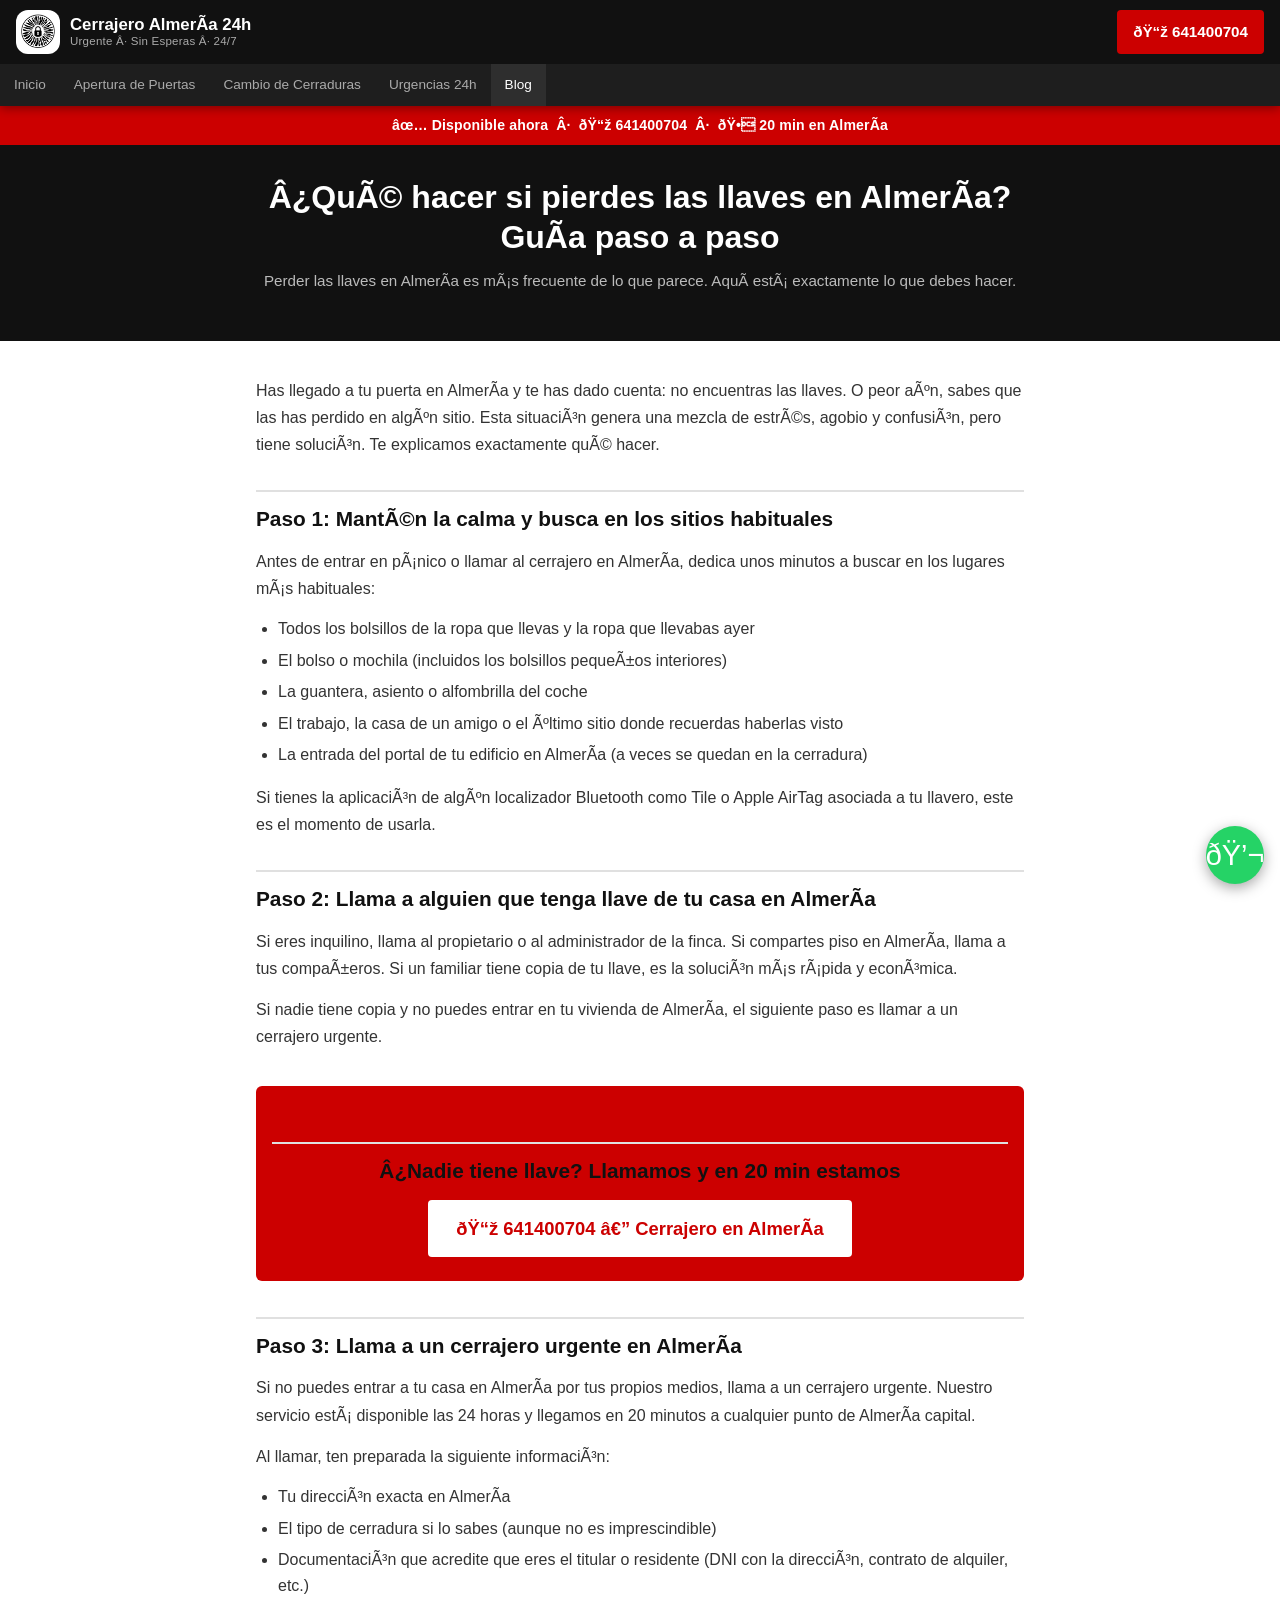
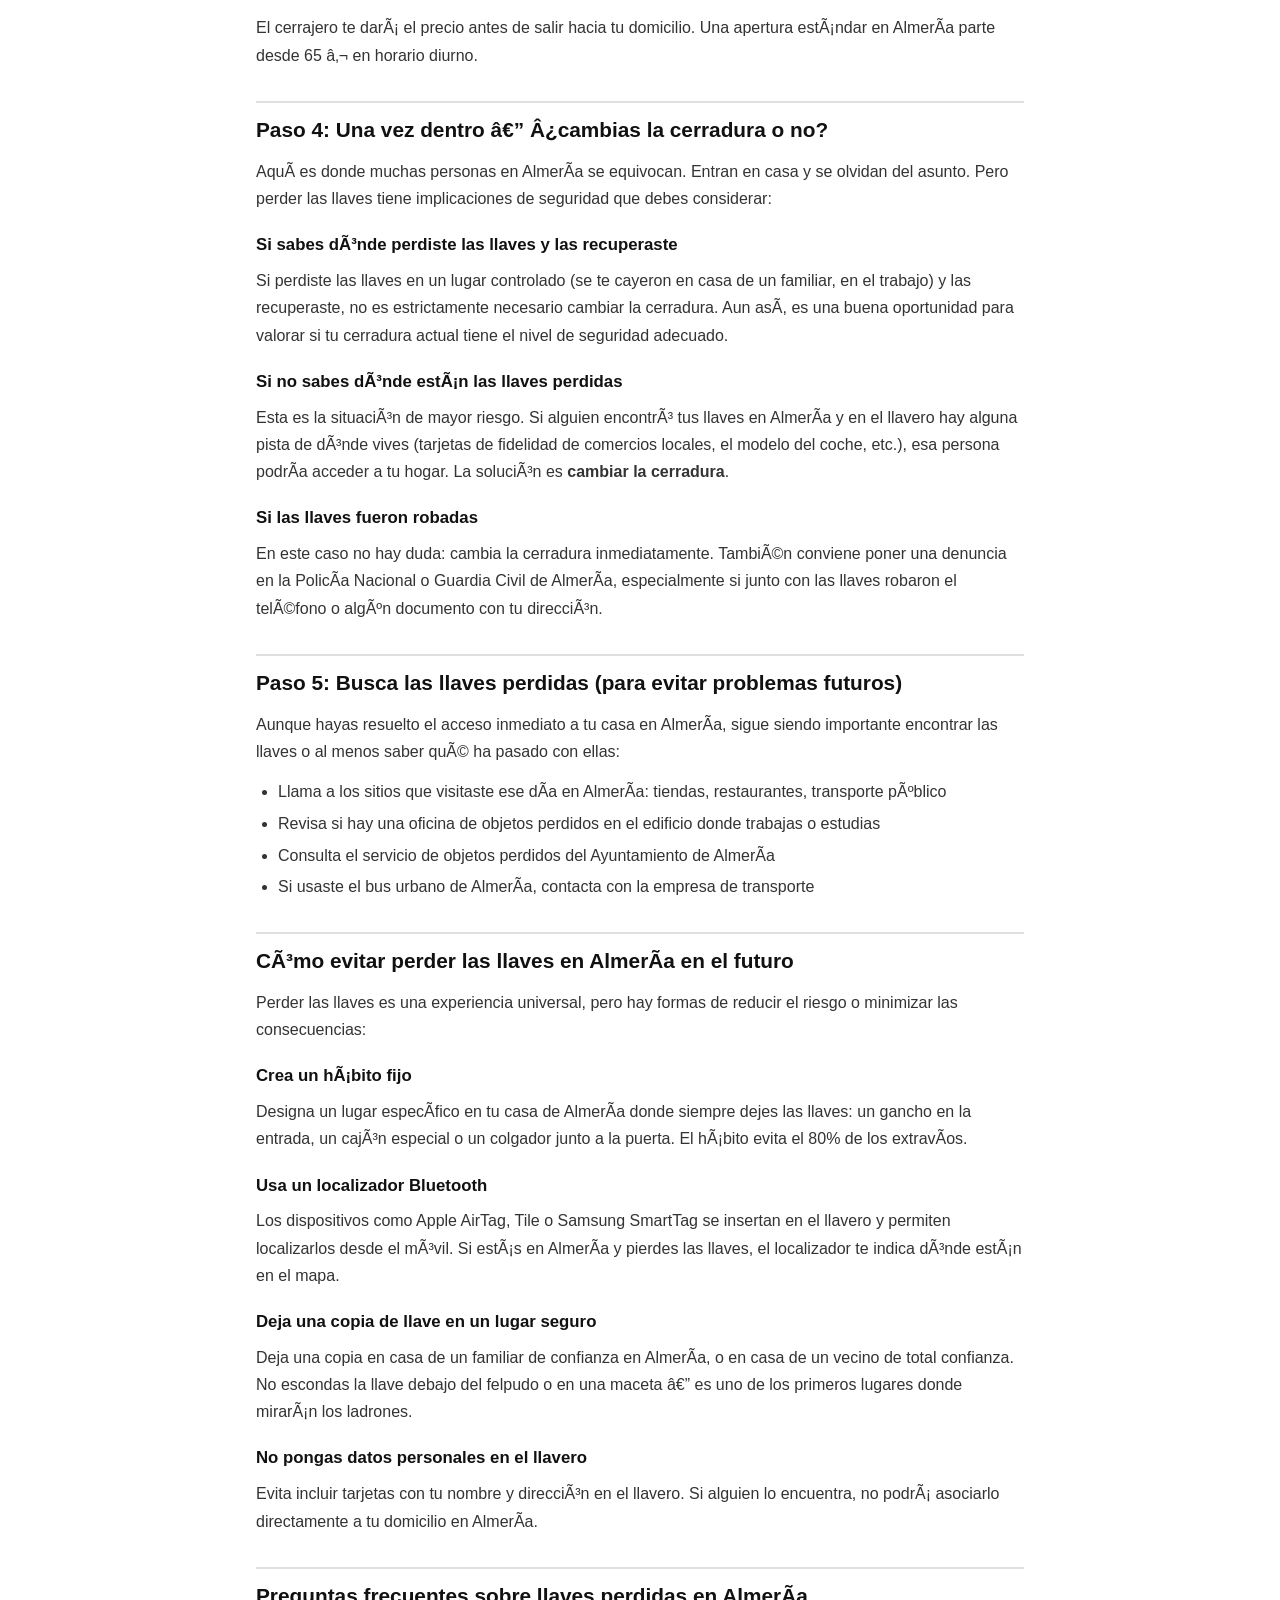
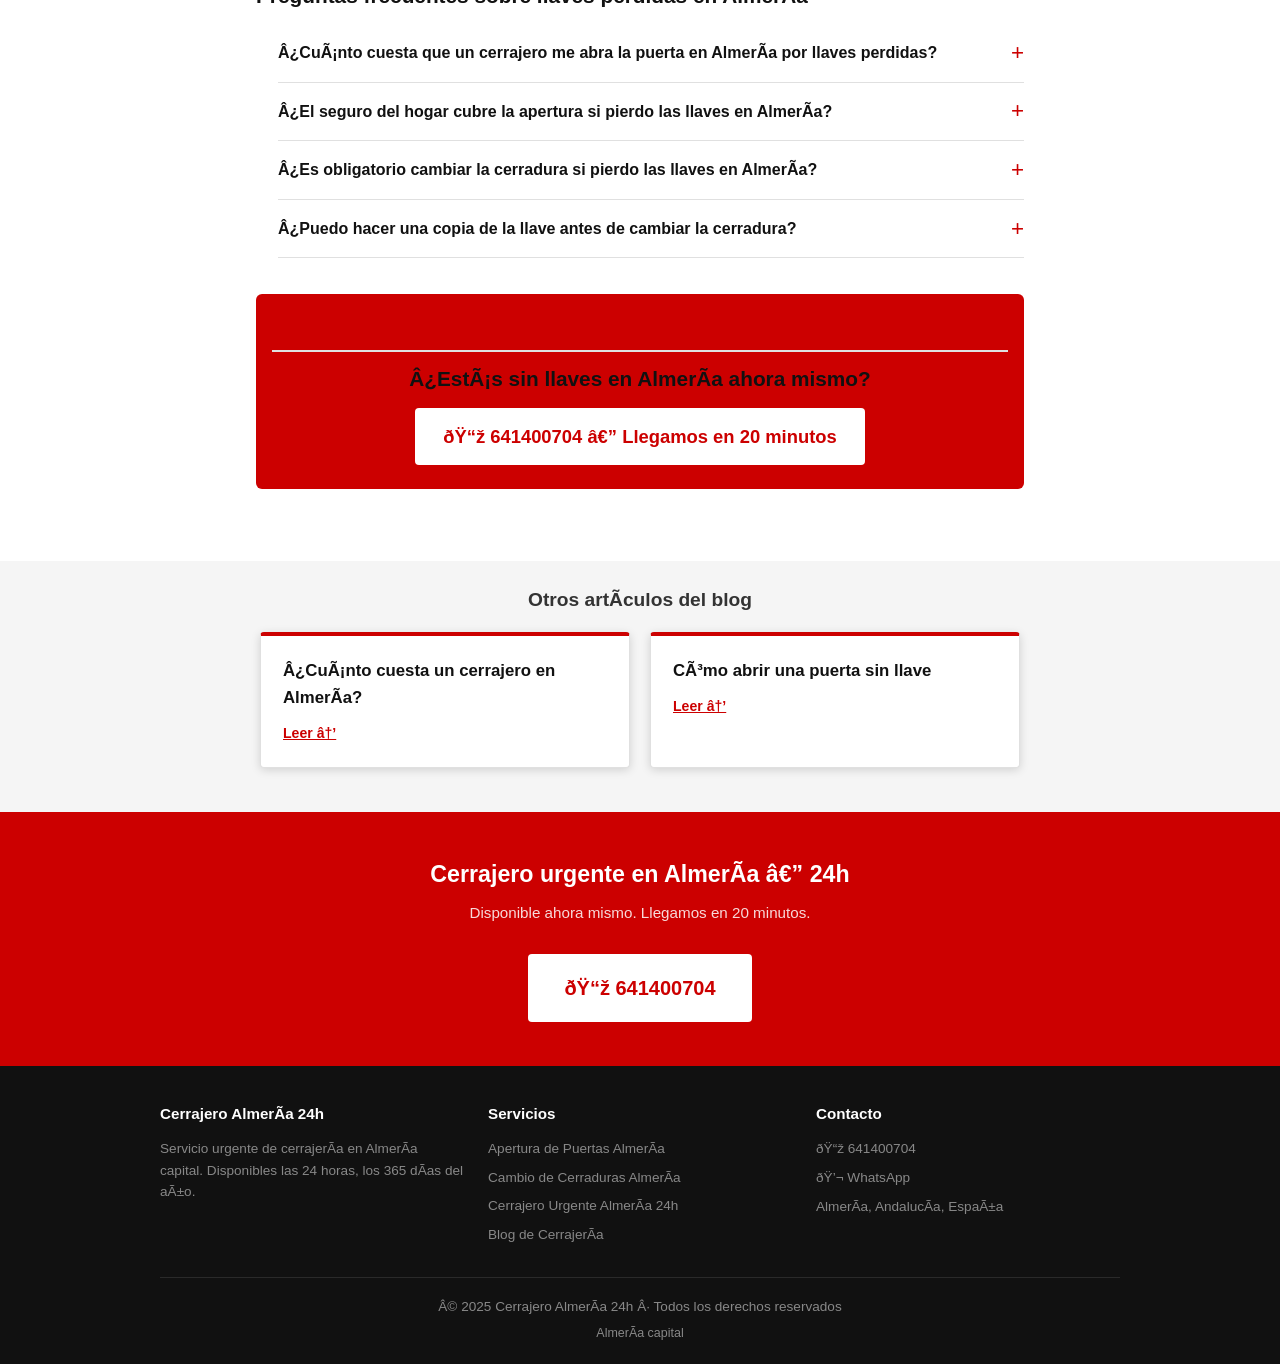
<file: blog/que-hacer-si-pierdes-las-llaves-almeria/index.html>
﻿<!DOCTYPE html>
<html lang="es">
<head>
  <meta charset="UTF-8">
  <meta name="viewport" content="width=device-width, initial-scale=1.0">
  <title>Â¿QuÃ© hacer si pierdes las llaves en AlmerÃ­a? GuÃ­a paso a paso</title>
  <meta name="description" content="Perdiste las llaves en AlmerÃ­a y no sabes quÃ© hacer. GuÃ­a completa: pasos inmediatos, cuÃ¡ndo llamar al cerrajero, cÃ³mo proteger tu seguridad. Cerrajero 24h: 641400704.">
  <meta name="robots" content="index, follow">
  <link rel="canonical" href="https://cerrajeroindalo.com/blog/que-hacer-si-pierdes-las-llaves-almeria/">
  <link rel="stylesheet" href="../../css/style.css">
  <link rel="icon" type="image/png" href="../../logoCerrajeroIndalo.png">
  <link rel="apple-touch-icon" href="../../logoCerrajeroIndalo.png">

  <script type="application/ld+json">
  {
    "@context": "https://schema.org",
    "@type": "Article",
    "headline": "Â¿QuÃ© hacer si pierdes las llaves en AlmerÃ­a? GuÃ­a paso a paso",
    "description": "Perdiste las llaves en AlmerÃ­a y no sabes quÃ© hacer. GuÃ­a con todos los pasos a seguir.",
    "author": {"@type": "Organization", "name": "Cerrajero AlmerÃ­a 24h"},
    "publisher": {"@type": "Organization", "name": "Cerrajero AlmerÃ­a 24h"},
    "datePublished": "2025-04-15",
    "dateModified": "2025-04-15"
  }
  </script>
</head>
<body>

<header class="site-header">
  <div class="header-top">
    <a href="../../" class="logo">
      <img src="../../logoCerrajeroIndalo.png" alt="Cerrajero AlmerÃ­a 24h" class="logo-mark" width="44" height="44">
      <span class="logo-text">
        <span class="logo-name">Cerrajero AlmerÃ­a 24h</span>
        <span class="logo-tagline">Urgente Â· Sin Esperas Â· 24/7</span>
      </span>
    </a>
    <a href="tel:641400704" class="btn-call">ðŸ“ž 641400704</a>
  </div>
  <nav class="site-nav" aria-label="NavegaciÃ³n principal">
    <ul>
      <li><a href="../../">Inicio</a></li>
      <li><a href="../../apertura-puertas-almeria/">Apertura de Puertas</a></li>
      <li><a href="../../cambio-cerraduras-almeria/">Cambio de Cerraduras</a></li>
      <li><a href="../../cerrajero-urgente-almeria/">Urgencias 24h</a></li>
      <li><a href="../" class="active">Blog</a></li>
    </ul>
  </nav>
</header>

<div class="trust-bar">âœ… Disponible ahora &nbsp;Â·&nbsp; ðŸ“ž 641400704 &nbsp;Â·&nbsp; ðŸ• 20 min en AlmerÃ­a</div>

<section class="page-hero">
  <h1>Â¿QuÃ© hacer si pierdes las llaves en AlmerÃ­a?<br>GuÃ­a paso a paso</h1>
  <p>Perder las llaves en AlmerÃ­a es mÃ¡s frecuente de lo que parece. AquÃ­ estÃ¡ exactamente lo que debes hacer.</p>
</section>

<article class="article-body">

  <p>Has llegado a tu puerta en AlmerÃ­a y te has dado cuenta: no encuentras las llaves. O peor aÃºn, sabes que las has perdido en algÃºn sitio. Esta situaciÃ³n genera una mezcla de estrÃ©s, agobio y confusiÃ³n, pero tiene soluciÃ³n. Te explicamos exactamente quÃ© hacer.</p>

  <h2>Paso 1: MantÃ©n la calma y busca en los sitios habituales</h2>

  <p>Antes de entrar en pÃ¡nico o llamar al cerrajero en AlmerÃ­a, dedica unos minutos a buscar en los lugares mÃ¡s habituales:</p>

  <ul>
    <li>Todos los bolsillos de la ropa que llevas y la ropa que llevabas ayer</li>
    <li>El bolso o mochila (incluidos los bolsillos pequeÃ±os interiores)</li>
    <li>La guantera, asiento o alfombrilla del coche</li>
    <li>El trabajo, la casa de un amigo o el Ãºltimo sitio donde recuerdas haberlas visto</li>
    <li>La entrada del portal de tu edificio en AlmerÃ­a (a veces se quedan en la cerradura)</li>
  </ul>

  <p>Si tienes la aplicaciÃ³n de algÃºn localizador Bluetooth como Tile o Apple AirTag asociada a tu llavero, este es el momento de usarla.</p>

  <h2>Paso 2: Llama a alguien que tenga llave de tu casa en AlmerÃ­a</h2>

  <p>Si eres inquilino, llama al propietario o al administrador de la finca. Si compartes piso en AlmerÃ­a, llama a tus compaÃ±eros. Si un familiar tiene copia de tu llave, es la soluciÃ³n mÃ¡s rÃ¡pida y econÃ³mica.</p>

  <p>Si nadie tiene copia y no puedes entrar en tu vivienda de AlmerÃ­a, el siguiente paso es llamar a un cerrajero urgente.</p>

  <div class="cta-inline">
    <h2>Â¿Nadie tiene llave? Llamamos y en 20 min estamos</h2>
    <a href="tel:641400704" class="btn-call-white">ðŸ“ž 641400704 â€” Cerrajero en AlmerÃ­a</a>
  </div>

  <h2>Paso 3: Llama a un cerrajero urgente en AlmerÃ­a</h2>

  <p>Si no puedes entrar a tu casa en AlmerÃ­a por tus propios medios, llama a un cerrajero urgente. Nuestro servicio estÃ¡ disponible las 24 horas y llegamos en 20 minutos a cualquier punto de AlmerÃ­a capital.</p>

  <p>Al llamar, ten preparada la siguiente informaciÃ³n:</p>

  <ul>
    <li>Tu direcciÃ³n exacta en AlmerÃ­a</li>
    <li>El tipo de cerradura si lo sabes (aunque no es imprescindible)</li>
    <li>DocumentaciÃ³n que acredite que eres el titular o residente (DNI con la direcciÃ³n, contrato de alquiler, etc.)</li>
  </ul>

  <p>El cerrajero te darÃ¡ el precio antes de salir hacia tu domicilio. Una apertura estÃ¡ndar en AlmerÃ­a parte desde 65 â‚¬ en horario diurno.</p>

  <h2>Paso 4: Una vez dentro â€” Â¿cambias la cerradura o no?</h2>

  <p>AquÃ­ es donde muchas personas en AlmerÃ­a se equivocan. Entran en casa y se olvidan del asunto. Pero perder las llaves tiene implicaciones de seguridad que debes considerar:</p>

  <h3>Si sabes dÃ³nde perdiste las llaves y las recuperaste</h3>
  <p>Si perdiste las llaves en un lugar controlado (se te cayeron en casa de un familiar, en el trabajo) y las recuperaste, no es estrictamente necesario cambiar la cerradura. Aun asÃ­, es una buena oportunidad para valorar si tu cerradura actual tiene el nivel de seguridad adecuado.</p>

  <h3>Si no sabes dÃ³nde estÃ¡n las llaves perdidas</h3>
  <p>Esta es la situaciÃ³n de mayor riesgo. Si alguien encontrÃ³ tus llaves en AlmerÃ­a y en el llavero hay alguna pista de dÃ³nde vives (tarjetas de fidelidad de comercios locales, el modelo del coche, etc.), esa persona podrÃ­a acceder a tu hogar. La soluciÃ³n es <strong>cambiar la cerradura</strong>.</p>

  <h3>Si las llaves fueron robadas</h3>
  <p>En este caso no hay duda: cambia la cerradura inmediatamente. TambiÃ©n conviene poner una denuncia en la PolicÃ­a Nacional o Guardia Civil de AlmerÃ­a, especialmente si junto con las llaves robaron el telÃ©fono o algÃºn documento con tu direcciÃ³n.</p>

  <h2>Paso 5: Busca las llaves perdidas (para evitar problemas futuros)</h2>

  <p>Aunque hayas resuelto el acceso inmediato a tu casa en AlmerÃ­a, sigue siendo importante encontrar las llaves o al menos saber quÃ© ha pasado con ellas:</p>

  <ul>
    <li>Llama a los sitios que visitaste ese dÃ­a en AlmerÃ­a: tiendas, restaurantes, transporte pÃºblico</li>
    <li>Revisa si hay una oficina de objetos perdidos en el edificio donde trabajas o estudias</li>
    <li>Consulta el servicio de objetos perdidos del Ayuntamiento de AlmerÃ­a</li>
    <li>Si usaste el bus urbano de AlmerÃ­a, contacta con la empresa de transporte</li>
  </ul>

  <h2>CÃ³mo evitar perder las llaves en AlmerÃ­a en el futuro</h2>

  <p>Perder las llaves es una experiencia universal, pero hay formas de reducir el riesgo o minimizar las consecuencias:</p>

  <h3>Crea un hÃ¡bito fijo</h3>
  <p>Designa un lugar especÃ­fico en tu casa de AlmerÃ­a donde siempre dejes las llaves: un gancho en la entrada, un cajÃ³n especial o un colgador junto a la puerta. El hÃ¡bito evita el 80% de los extravÃ­os.</p>

  <h3>Usa un localizador Bluetooth</h3>
  <p>Los dispositivos como Apple AirTag, Tile o Samsung SmartTag se insertan en el llavero y permiten localizarlos desde el mÃ³vil. Si estÃ¡s en AlmerÃ­a y pierdes las llaves, el localizador te indica dÃ³nde estÃ¡n en el mapa.</p>

  <h3>Deja una copia de llave en un lugar seguro</h3>
  <p>Deja una copia en casa de un familiar de confianza en AlmerÃ­a, o en casa de un vecino de total confianza. No escondas la llave debajo del felpudo o en una maceta â€” es uno de los primeros lugares donde mirarÃ¡n los ladrones.</p>

  <h3>No pongas datos personales en el llavero</h3>
  <p>Evita incluir tarjetas con tu nombre y direcciÃ³n en el llavero. Si alguien lo encuentra, no podrÃ¡ asociarlo directamente a tu domicilio en AlmerÃ­a.</p>

  <h2>Preguntas frecuentes sobre llaves perdidas en AlmerÃ­a</h2>

  <ul class="faq-list">
    <details class="faq-item">
      <summary>Â¿CuÃ¡nto cuesta que un cerrajero me abra la puerta en AlmerÃ­a por llaves perdidas?</summary>
      <p>Una apertura estÃ¡ndar en AlmerÃ­a en horario diurno parte desde 65 â‚¬. En horario nocturno o festivos, desde 90 â‚¬. El precio exacto se te confirma por telÃ©fono antes de que el cerrajero salga hacia tu domicilio.</p>
    </details>
    <details class="faq-item">
      <summary>Â¿El seguro del hogar cubre la apertura si pierdo las llaves en AlmerÃ­a?</summary>
      <p>Depende de la pÃ³liza. Algunos seguros de hogar incluyen asistencia para apertura de puertas por olvido o pÃ©rdida de llaves. Revisa las condiciones de tu seguro o llama a tu aseguradora. Si la cubre, necesitarÃ¡s la factura del cerrajero.</p>
    </details>
    <details class="faq-item">
      <summary>Â¿Es obligatorio cambiar la cerradura si pierdo las llaves en AlmerÃ­a?</summary>
      <p>No es obligatorio legalmente, pero sÃ­ es muy recomendable si no sabes dÃ³nde estÃ¡n las llaves. Cualquier persona que las encuentre podrÃ­a intentar acceder a tu vivienda. El cambio de cerradura en AlmerÃ­a parte desde 80 â‚¬ y te da la tranquilidad de saber que eres el Ãºnico con acceso.</p>
    </details>
    <details class="faq-item">
      <summary>Â¿Puedo hacer una copia de la llave antes de cambiar la cerradura?</summary>
      <p>SÃ­, la mayorÃ­a de llaves estÃ¡ndar se pueden copiar. Sin embargo, si las llaves perdidas son de una cerradura de alta seguridad con patente de copia, nadie podrÃ¡ duplicarlas sin tu autorizaciÃ³n. Esta es una ventaja importante de las cerraduras de alta seguridad.</p>
    </details>
  </ul>

  <div class="cta-inline">
    <h2>Â¿EstÃ¡s sin llaves en AlmerÃ­a ahora mismo?</h2>
    <a href="tel:641400704" class="btn-call-white">ðŸ“ž 641400704 â€” Llegamos en 20 minutos</a>
  </div>

</article>

<section class="section section-gray" style="padding-top:24px;">
  <div class="container" style="max-width:760px;">
    <h2 style="font-size:1.2rem; margin-bottom:16px; text-align:center;">Otros artÃ­culos del blog</h2>
    <div class="blog-grid" style="grid-template-columns:1fr 1fr;">
      <div class="blog-card">
        <h2><a href="../cuanto-cuesta-un-cerrajero-almeria/">Â¿CuÃ¡nto cuesta un cerrajero en AlmerÃ­a?</a></h2>
        <a href="../cuanto-cuesta-un-cerrajero-almeria/" class="read-more">Leer â†’</a>
      </div>
      <div class="blog-card">
        <h2><a href="../como-abrir-una-puerta-sin-llave/">CÃ³mo abrir una puerta sin llave</a></h2>
        <a href="../como-abrir-una-puerta-sin-llave/" class="read-more">Leer â†’</a>
      </div>
    </div>
  </div>
</section>

<section class="section section-red">
  <div class="container" style="text-align:center;">
    <h2 class="section-title">Cerrajero urgente en AlmerÃ­a â€” 24h</h2>
    <p class="section-sub">Disponible ahora mismo. Llegamos en 20 minutos.</p>
    <a href="tel:641400704" class="btn-call-white" style="font-size:1.25rem; padding:18px 36px;">ðŸ“ž 641400704</a>
  </div>
</section>

<a href="tel:641400704" class="mobile-call-bar">ðŸ“ž Llamar: 641400704</a>
<a href="https://wa.me/34641400704" class="whatsapp-float" target="_blank" rel="noopener noreferrer" aria-label="WhatsApp">ðŸ’¬</a>

<footer class="site-footer">
  <div class="footer-grid">
    <div class="footer-col">
      <h4>Cerrajero AlmerÃ­a 24h</h4>
      <p>Servicio urgente de cerrajerÃ­a en AlmerÃ­a capital. Disponibles las 24 horas, los 365 dÃ­as del aÃ±o.</p>
    </div>
    <div class="footer-col">
      <h4>Servicios</h4>
      <a href="../../apertura-puertas-almeria/">Apertura de Puertas AlmerÃ­a</a>
      <a href="../../cambio-cerraduras-almeria/">Cambio de Cerraduras AlmerÃ­a</a>
      <a href="../../cerrajero-urgente-almeria/">Cerrajero Urgente AlmerÃ­a 24h</a>
      <a href="../">Blog de CerrajerÃ­a</a>
    </div>
    <div class="footer-col">
      <h4>Contacto</h4>
      <a href="tel:641400704">ðŸ“ž 641400704</a>
      <a href="https://wa.me/34641400704" target="_blank" rel="noopener noreferrer">ðŸ’¬ WhatsApp</a>
      <p style="margin-top:8px;">AlmerÃ­a, AndalucÃ­a, EspaÃ±a</p>
    </div>
  </div>
  <div class="footer-bottom">
    <p>Â© 2025 Cerrajero AlmerÃ­a 24h Â· Todos los derechos reservados</p>
    <p style="margin-top:6px; font-size:0.78rem;">AlmerÃ­a capital</p>
  </div>
</footer>

</body>
</html>
</file>
<file: css/style.css>
/* ========================================
   CERRAJERO ALMERÍA 24H — STYLESHEET
   Diseño orientado a conversión y SEO local
   ======================================== */

:root {
  --red: #cc0000;
  --red-dark: #990000;
  --red-light: #ff2222;
  --black: #111111;
  --dark: #1e1e1e;
  --white: #ffffff;
  --gray-light: #f5f5f5;
  --gray: #e0e0e0;
  --text: #333333;
  --text-light: #666666;
  --green-wa: #25d366;
  --shadow: 0 2px 10px rgba(0,0,0,0.15);
}

*, *::before, *::after {
  margin: 0;
  padding: 0;
  box-sizing: border-box;
}

html {
  scroll-behavior: smooth;
}

body {
  font-family: Arial, Helvetica, sans-serif;
  color: var(--text);
  font-size: 16px;
  line-height: 1.6;
  background: var(--white);
}

img { max-width: 100%; height: auto; display: block; }

a { color: var(--red); }

/* ========================================
   STICKY HEADER
   ======================================== */
.site-header {
  position: sticky;
  top: 0;
  z-index: 1000;
  background: var(--black);
  box-shadow: 0 2px 10px rgba(0,0,0,0.4);
}

.header-top {
  display: flex;
  justify-content: space-between;
  align-items: center;
  padding: 10px 16px;
}

.logo {
  display: flex;
  align-items: center;
  gap: 10px;
  color: var(--white);
  text-decoration: none;
  line-height: 1.2;
}

.logo-mark {
  width: 44px;
  height: 44px;
  flex: 0 0 auto;
  object-fit: contain;
  background: var(--white);
  border-radius: 12px;
  padding: 2px;
}

.logo-text {
  display: flex;
  flex-direction: column;
}

.logo-name {
  font-size: 1.05rem;
  font-weight: bold;
  color: var(--white);
}

.logo-tagline {
  display: block;
  color: #aaa;
  font-size: 0.72rem;
  font-weight: normal;
  letter-spacing: 0.02em;
}

.btn-call {
  display: flex;
  align-items: center;
  gap: 6px;
  background: var(--red);
  color: var(--white);
  text-decoration: none;
  padding: 10px 16px;
  border-radius: 4px;
  font-weight: bold;
  font-size: 0.95rem;
  white-space: nowrap;
  animation: pulse 2.5s infinite;
}

.btn-call:hover { background: var(--red-dark); color: var(--white); }

@keyframes pulse {
  0%, 100% { box-shadow: 0 0 0 0 rgba(204,0,0,0.5); }
  50%       { box-shadow: 0 0 0 10px rgba(204,0,0,0); }
}

/* ========================================
   NAV
   ======================================== */
.site-nav {
  background: var(--dark);
  overflow-x: auto;
  -webkit-overflow-scrolling: touch;
}

.site-nav ul {
  display: flex;
  list-style: none;
  white-space: nowrap;
  min-width: max-content;
}

.site-nav ul li a {
  display: block;
  padding: 10px 14px;
  color: #aaa;
  text-decoration: none;
  font-size: 0.85rem;
  transition: color 0.2s, background 0.2s;
}

.site-nav ul li a:hover,
.site-nav ul li a.active {
  color: var(--white);
  background: rgba(255,255,255,0.07);
}

/* ========================================
   TRUST BAR
   ======================================== */
.trust-bar {
  background: var(--red);
  color: var(--white);
  text-align: center;
  padding: 8px 16px;
  font-size: 0.88rem;
  font-weight: bold;
  letter-spacing: 0.01em;
}

/* ========================================
   HERO
   ======================================== */
.hero {
  background: var(--black);
  color: var(--white);
  padding: 44px 16px 36px;
  text-align: center;
}

.hero-badge {
  display: inline-block;
  background: var(--red);
  color: var(--white);
  padding: 5px 14px;
  border-radius: 20px;
  font-size: 0.82rem;
  font-weight: bold;
  margin-bottom: 16px;
  letter-spacing: 0.04em;
}

.hero h1 {
  font-size: 1.7rem;
  margin-bottom: 14px;
  line-height: 1.25;
}

.hero h1 em {
  font-style: normal;
  color: var(--red-light);
}

.hero-sub {
  color: #bbb;
  margin-bottom: 26px;
  font-size: 1rem;
}

.btn-call-big {
  display: block;
  background: var(--red);
  color: var(--white);
  text-decoration: none;
  padding: 18px 24px;
  font-size: 1.3rem;
  font-weight: bold;
  border-radius: 4px;
  margin: 0 auto 12px;
  max-width: 420px;
  animation: pulse 2.5s infinite;
}

.btn-call-big:hover { background: var(--red-dark); color: var(--white); }

.hero-note {
  font-size: 0.82rem;
  color: #888;
}

/* ========================================
   SECTIONS
   ======================================== */
.section { padding: 44px 16px; }
.section-dark { background: var(--black); color: var(--white); }
.section-gray { background: var(--gray-light); }
.section-red  { background: var(--red); color: var(--white); }

.container { max-width: 960px; margin: 0 auto; }

.section-title {
  font-size: 1.45rem;
  margin-bottom: 8px;
  text-align: center;
  color: var(--black);
}

.section-dark .section-title,
.section-red  .section-title { color: var(--white); }

.section-sub {
  text-align: center;
  color: var(--text-light);
  margin-bottom: 28px;
  font-size: 0.95rem;
}

.section-dark .section-sub { color: #aaa; }
.section-red  .section-sub { color: rgba(255,255,255,0.85); }

/* ========================================
   BADGES / TRUST ICONS
   ======================================== */
.badges-grid {
  display: grid;
  grid-template-columns: repeat(2, 1fr);
  gap: 12px;
}

.badge-item {
  text-align: center;
  padding: 18px 12px;
  background: var(--white);
  border-radius: 4px;
  border: 1px solid var(--gray);
  box-shadow: var(--shadow);
}

.badge-icon { font-size: 2rem; margin-bottom: 8px; }
.badge-item h3 { font-size: 0.95rem; color: var(--black); margin-bottom: 4px; }
.badge-item p  { font-size: 0.8rem; color: var(--text-light); }

/* ========================================
   SERVICE CARDS
   ======================================== */
.services-grid {
  display: grid;
  grid-template-columns: 1fr;
  gap: 16px;
}

.service-card {
  background: var(--white);
  border: 1px solid var(--gray);
  border-top: 4px solid var(--red);
  padding: 22px;
  border-radius: 4px;
  box-shadow: var(--shadow);
}

.service-card-icon { font-size: 2rem; margin-bottom: 10px; }
.service-card h3 { font-size: 1.1rem; margin-bottom: 8px; color: var(--black); }
.service-card p  { font-size: 0.9rem; color: var(--text-light); margin-bottom: 14px; }
.service-card a.btn-more { color: var(--red); font-weight: bold; text-decoration: none; font-size: 0.9rem; }

/* ========================================
   REVIEWS
   ======================================== */
.reviews-grid {
  display: grid;
  grid-template-columns: 1fr;
  gap: 16px;
}

.review-card {
  background: var(--white);
  border: 1px solid var(--gray);
  border-left: 4px solid var(--red);
  padding: 20px;
  border-radius: 4px;
  box-shadow: var(--shadow);
}

.stars { color: #f5a623; font-size: 1.15rem; margin-bottom: 8px; }
.review-card p    { font-style: italic; color: var(--text); margin-bottom: 10px; font-size: 0.95rem; }
.review-author    { font-weight: bold; color: var(--black); font-size: 0.9rem; }
.review-date      { font-size: 0.78rem; color: var(--text-light); margin-top: 2px; }

/* ========================================
   COVERAGE TAGS
   ======================================== */
.coverage-list {
  display: flex;
  flex-wrap: wrap;
  gap: 8px;
  justify-content: center;
  margin-top: 18px;
}

.coverage-tag {
  background: rgba(255,255,255,0.12);
  color: var(--white);
  padding: 6px 14px;
  border-radius: 20px;
  font-size: 0.85rem;
  border: 1px solid rgba(255,255,255,0.25);
}

/* ========================================
   CTA INLINE
   ======================================== */
.cta-inline {
  background: var(--red);
  color: var(--white);
  padding: 24px 16px;
  text-align: center;
  margin: 36px 0;
  border-radius: 6px;
}

.cta-inline h2 { color: var(--white); font-size: 1.2rem; margin-bottom: 14px; }

.btn-call-white {
  display: inline-block;
  background: var(--white);
  color: var(--red);
  text-decoration: none;
  padding: 14px 28px;
  font-size: 1.15rem;
  font-weight: bold;
  border-radius: 4px;
}

.btn-call-white:hover { background: #f0f0f0; color: var(--red); }

/* ========================================
   FAQ (native <details>)
   ======================================== */
.faq-list { list-style: none; }

details.faq-item {
  border-bottom: 1px solid var(--gray);
}

details.faq-item summary {
  padding: 16px 30px 16px 0;
  font-weight: bold;
  cursor: pointer;
  color: var(--black);
  font-size: 1rem;
  list-style: none;
  position: relative;
  user-select: none;
}

details.faq-item summary::-webkit-details-marker { display: none; }

details.faq-item summary::after {
  content: '+';
  position: absolute;
  right: 0;
  top: 50%;
  transform: translateY(-50%);
  font-size: 1.4rem;
  color: var(--red);
  font-weight: 300;
}

details[open].faq-item summary::after { content: '−'; }

details.faq-item p, details.faq-item div {
  padding: 0 0 16px;
  color: var(--text);
  font-size: 0.95rem;
  line-height: 1.65;
}

/* ========================================
   PAGE HERO (service / blog pages)
   ======================================== */
.page-hero {
  background: var(--black);
  color: var(--white);
  padding: 32px 16px 28px;
  text-align: center;
}

.page-hero h1 { font-size: 1.5rem; margin-bottom: 12px; line-height: 1.25; }
.page-hero p  { color: #bbb; margin-bottom: 20px; font-size: 0.95rem; }

/* ========================================
   ARTICLE BODY
   ======================================== */
.article-body {
  padding: 36px 16px;
  max-width: 800px;
  margin: 0 auto;
}

.article-body h2 {
  font-size: 1.3rem;
  color: var(--black);
  margin: 32px 0 12px;
  padding-top: 10px;
  border-top: 2px solid var(--gray);
}

.article-body h3 {
  font-size: 1.05rem;
  color: var(--black);
  margin: 20px 0 8px;
}

.article-body p  { margin-bottom: 14px; line-height: 1.7; }
.article-body ul, .article-body ol { margin: 10px 0 16px 22px; }
.article-body li { margin-bottom: 6px; line-height: 1.6; }

/* ========================================
   PRICE TABLE
   ======================================== */
.price-table {
  width: 100%;
  border-collapse: collapse;
  margin: 16px 0;
  font-size: 0.9rem;
}

.price-table th {
  background: var(--black);
  color: var(--white);
  padding: 10px 12px;
  text-align: left;
}

.price-table td {
  padding: 10px 12px;
  border-bottom: 1px solid var(--gray);
}

.price-table tr:nth-child(even) td { background: var(--gray-light); }

/* ========================================
   BLOG
   ======================================== */
.blog-grid {
  display: grid;
  grid-template-columns: 1fr;
  gap: 20px;
}

.blog-card {
  background: var(--white);
  border: 1px solid var(--gray);
  border-top: 4px solid var(--red);
  padding: 22px;
  border-radius: 4px;
  box-shadow: var(--shadow);
}

.blog-card h2              { font-size: 1.05rem; text-align: left; margin-bottom: 8px; }
.blog-card h2 a            { color: var(--black); text-decoration: none; }
.blog-card h2 a:hover      { color: var(--red); }
.blog-card p               { font-size: 0.88rem; color: var(--text-light); margin-bottom: 12px; }
.blog-meta                 { font-size: 0.78rem; color: var(--text-light); margin-bottom: 6px; }
a.read-more                { font-weight: bold; font-size: 0.88rem; }

/* ========================================
   MOBILE BOTTOM CALL BAR
   ======================================== */
.mobile-call-bar {
  display: block;
  position: fixed;
  bottom: 76px;
  left: 0;
  right: 0;
  background: var(--red);
  color: var(--white);
  text-align: center;
  padding: 14px;
  font-size: 1.1rem;
  font-weight: bold;
  text-decoration: none;
  z-index: 990;
  box-shadow: 0 -3px 10px rgba(0,0,0,0.2);
}

/* ========================================
   WHATSAPP FLOATING BUTTON
   ======================================== */
.whatsapp-float {
  position: fixed;
  bottom: 16px;
  right: 16px;
  background: var(--green-wa);
  color: var(--white);
  width: 58px;
  height: 58px;
  border-radius: 50%;
  display: flex;
  align-items: center;
  justify-content: center;
  text-decoration: none;
  z-index: 995;
  box-shadow: 0 4px 14px rgba(0,0,0,0.35);
  font-size: 1.8rem;
  transition: transform 0.2s;
}

.whatsapp-float:hover { transform: scale(1.08); }

/* ========================================
   FOOTER
   ======================================== */
.site-footer {
  background: var(--black);
  color: #888;
  padding: 36px 16px 20px;
  font-size: 0.85rem;
}

.footer-grid {
  display: grid;
  grid-template-columns: 1fr;
  gap: 24px;
  max-width: 960px;
  margin: 0 auto 24px;
}

.footer-col h4 { color: var(--white); margin-bottom: 12px; font-size: 0.95rem; }
.footer-col p  { line-height: 1.6; }

.footer-col a {
  display: block;
  color: #888;
  text-decoration: none;
  margin-bottom: 7px;
  font-size: 0.85rem;
}

.footer-col a:hover { color: var(--red); }

.footer-bottom {
  text-align: center;
  border-top: 1px solid #2a2a2a;
  padding-top: 18px;
  max-width: 960px;
  margin: 0 auto;
}

/* ========================================
   RESPONSIVE — TABLET & DESKTOP
   ======================================== */
@media (min-width: 600px) {
  .badges-grid { grid-template-columns: repeat(4, 1fr); }
}

@media (min-width: 768px) {
  .hero h1     { font-size: 2.2rem; }
  .page-hero h1 { font-size: 2rem; }

  .services-grid  { grid-template-columns: repeat(3, 1fr); }
  .reviews-grid   { grid-template-columns: repeat(3, 1fr); }
  .blog-grid      { grid-template-columns: repeat(3, 1fr); }
  .footer-grid    { grid-template-columns: repeat(3, 1fr); }

  .btn-call-big { display: inline-block; width: auto; min-width: 340px; }

  /* On desktop the mobile call bar is not needed */
  .mobile-call-bar { display: none; }
}
</file>
